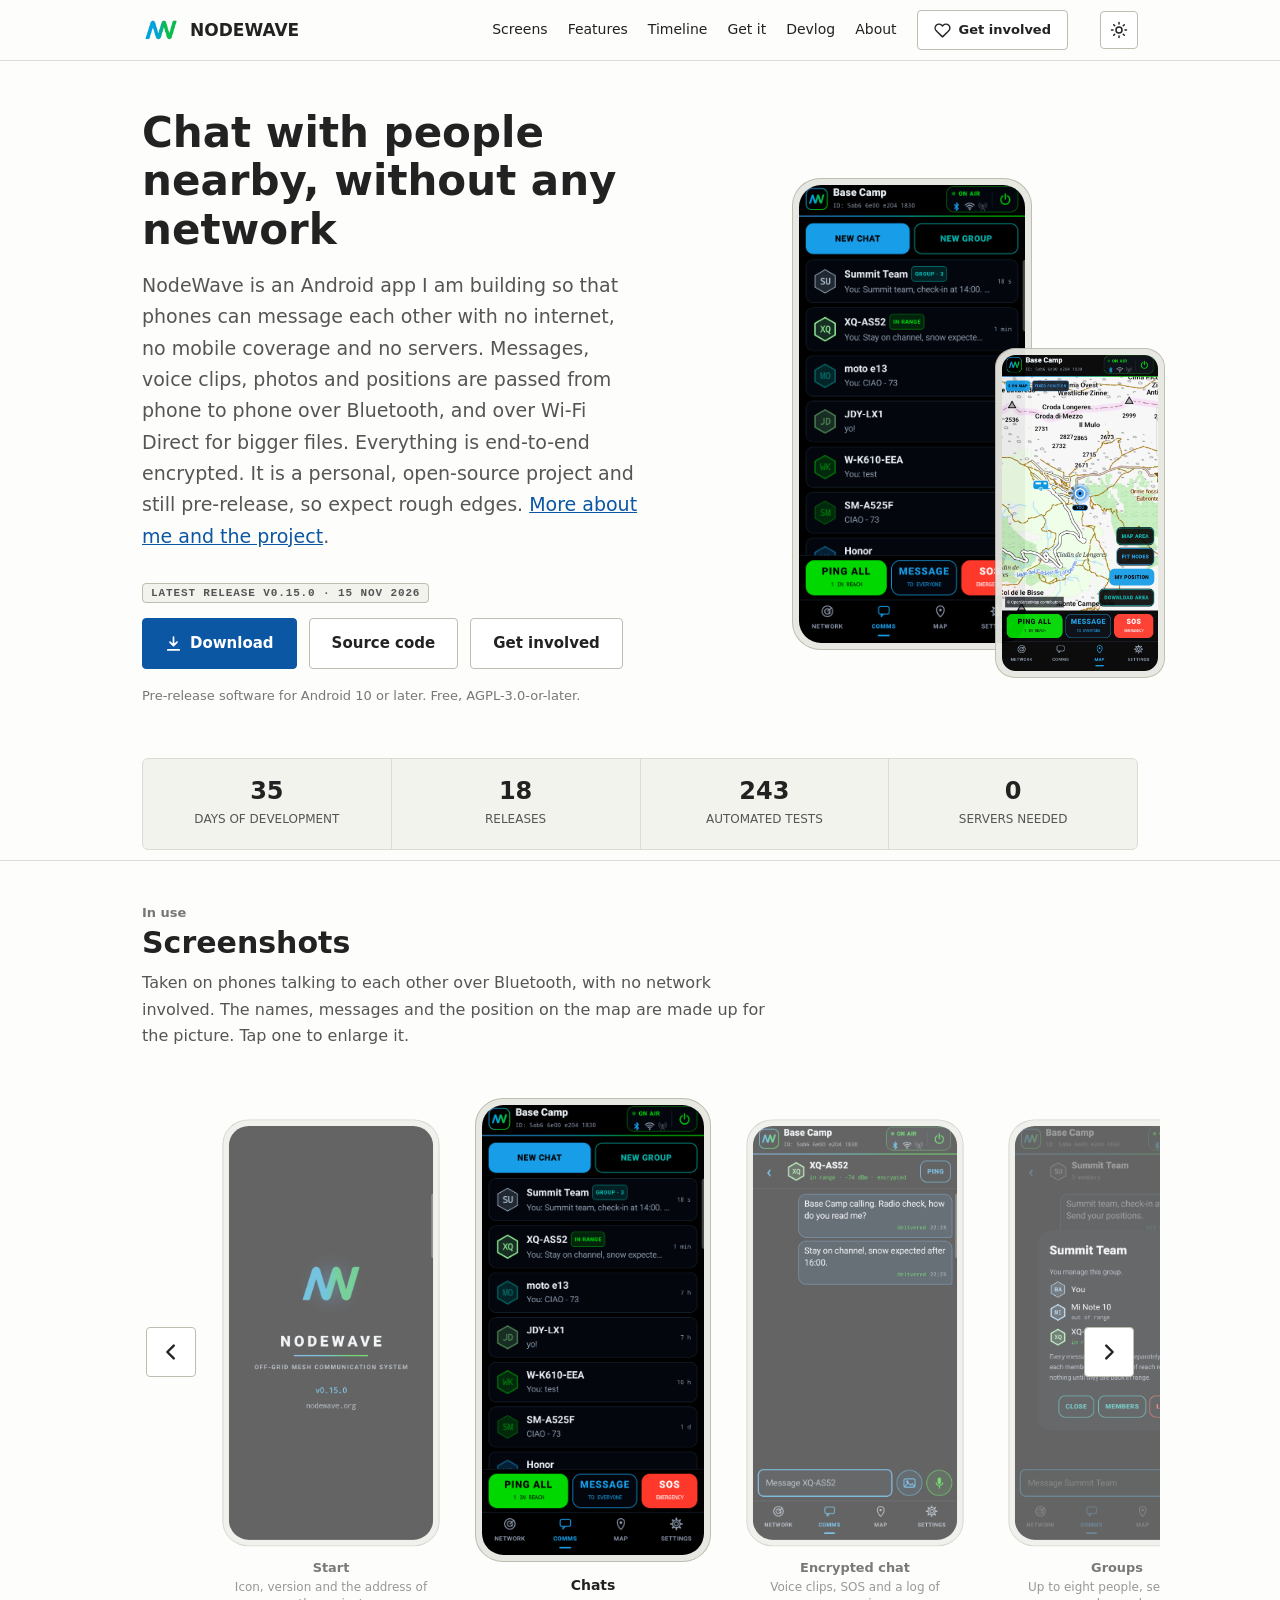
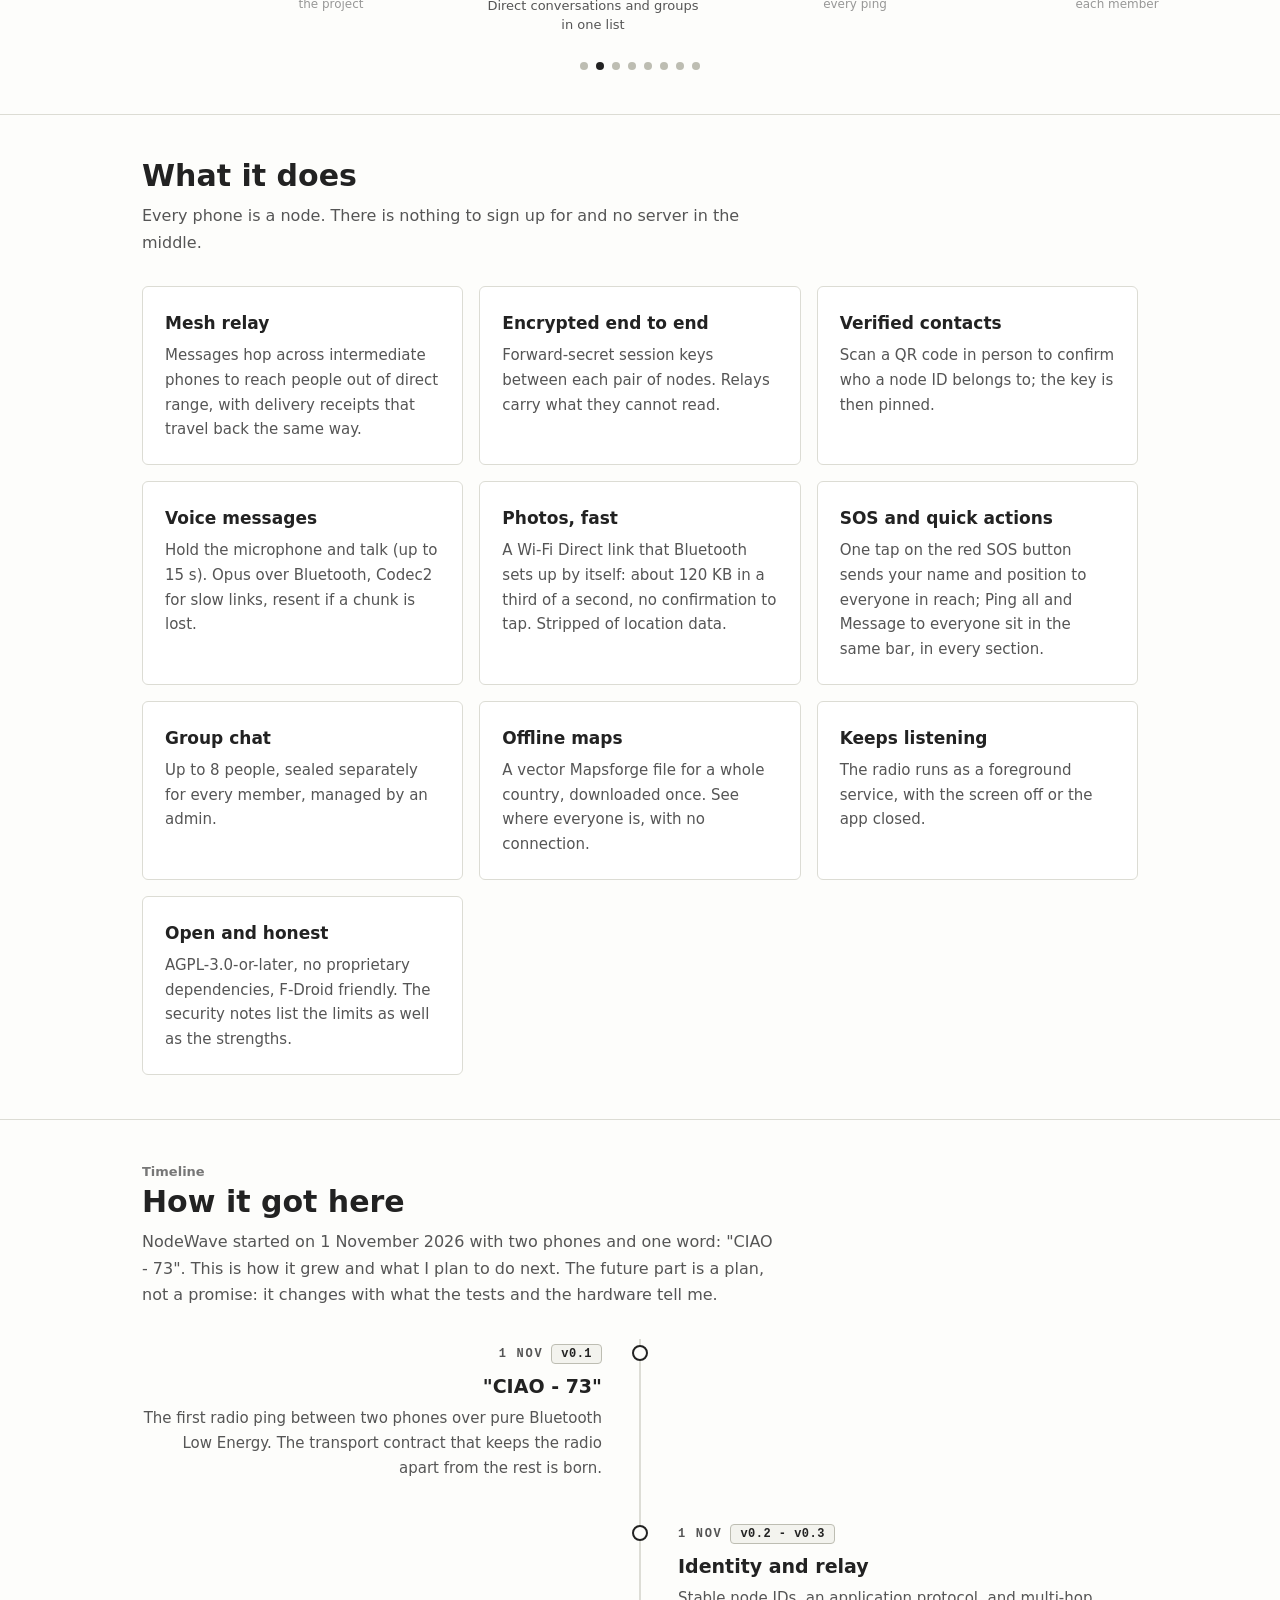
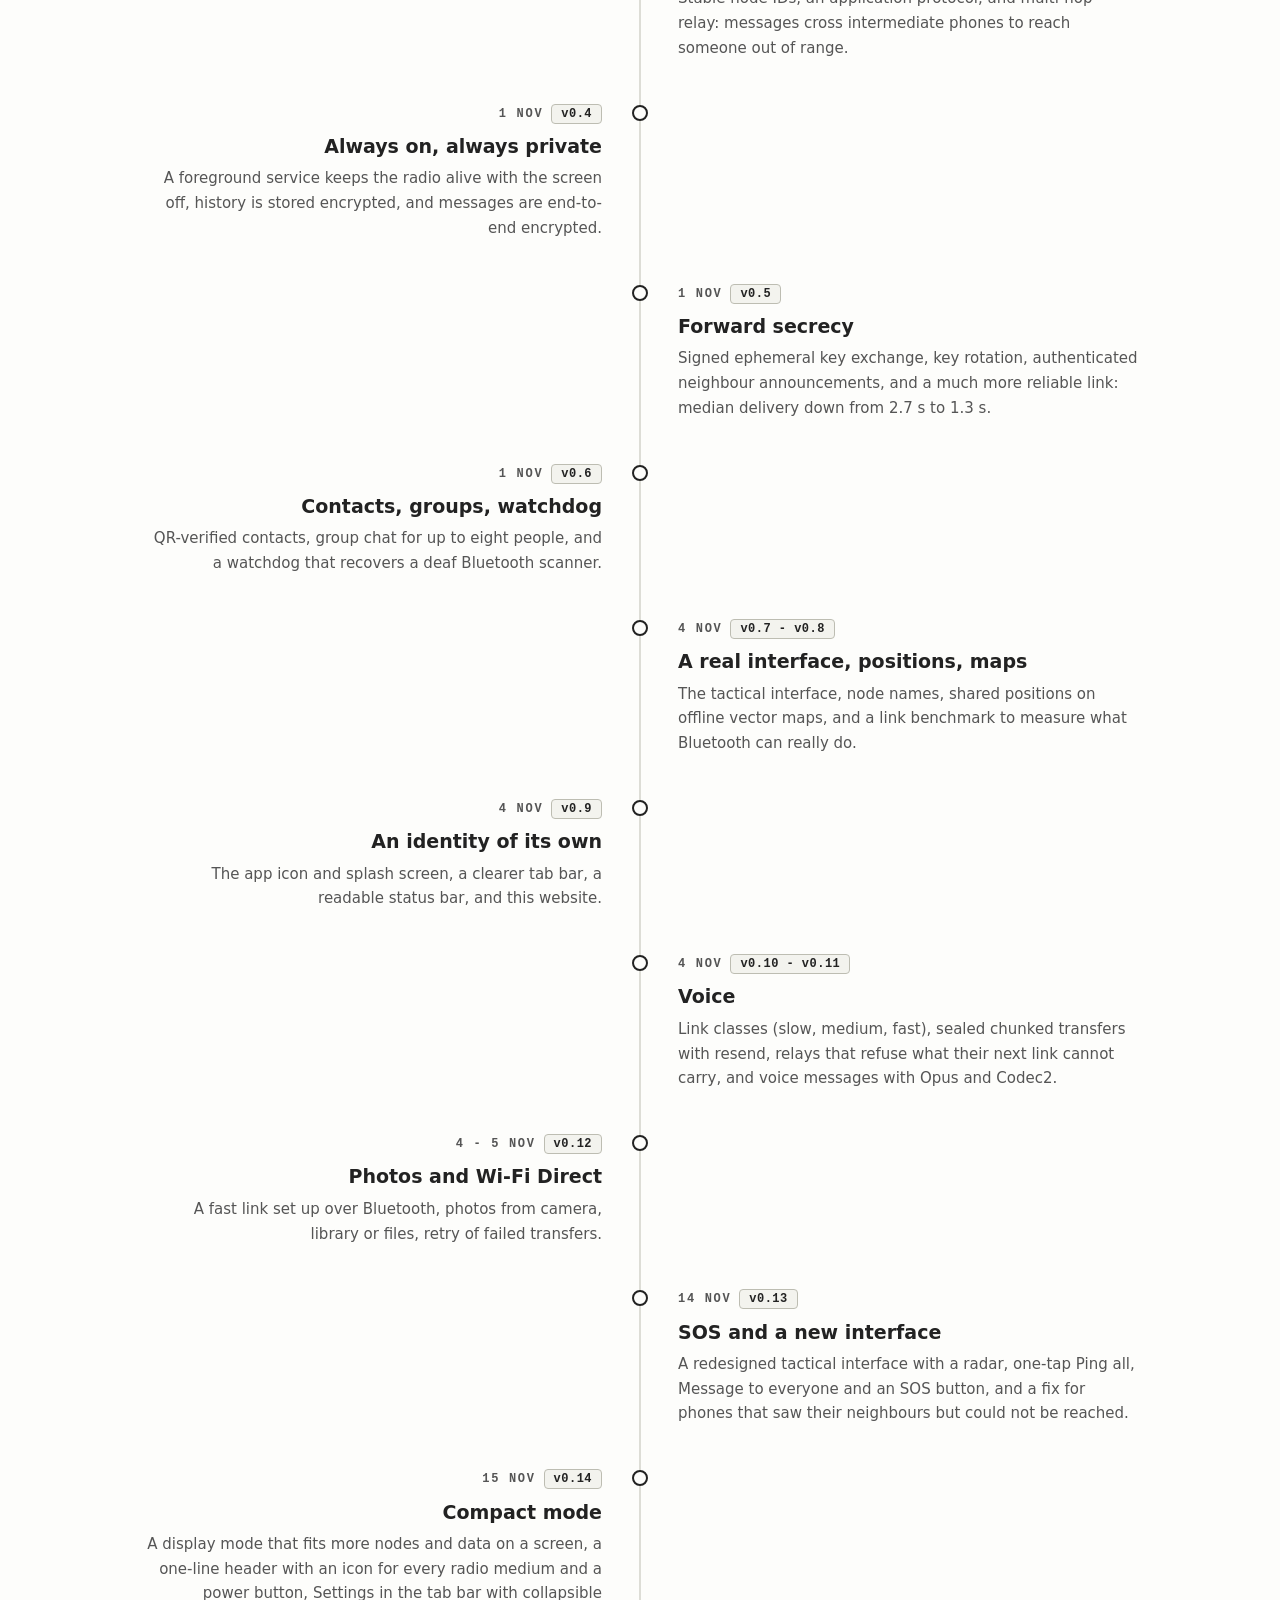
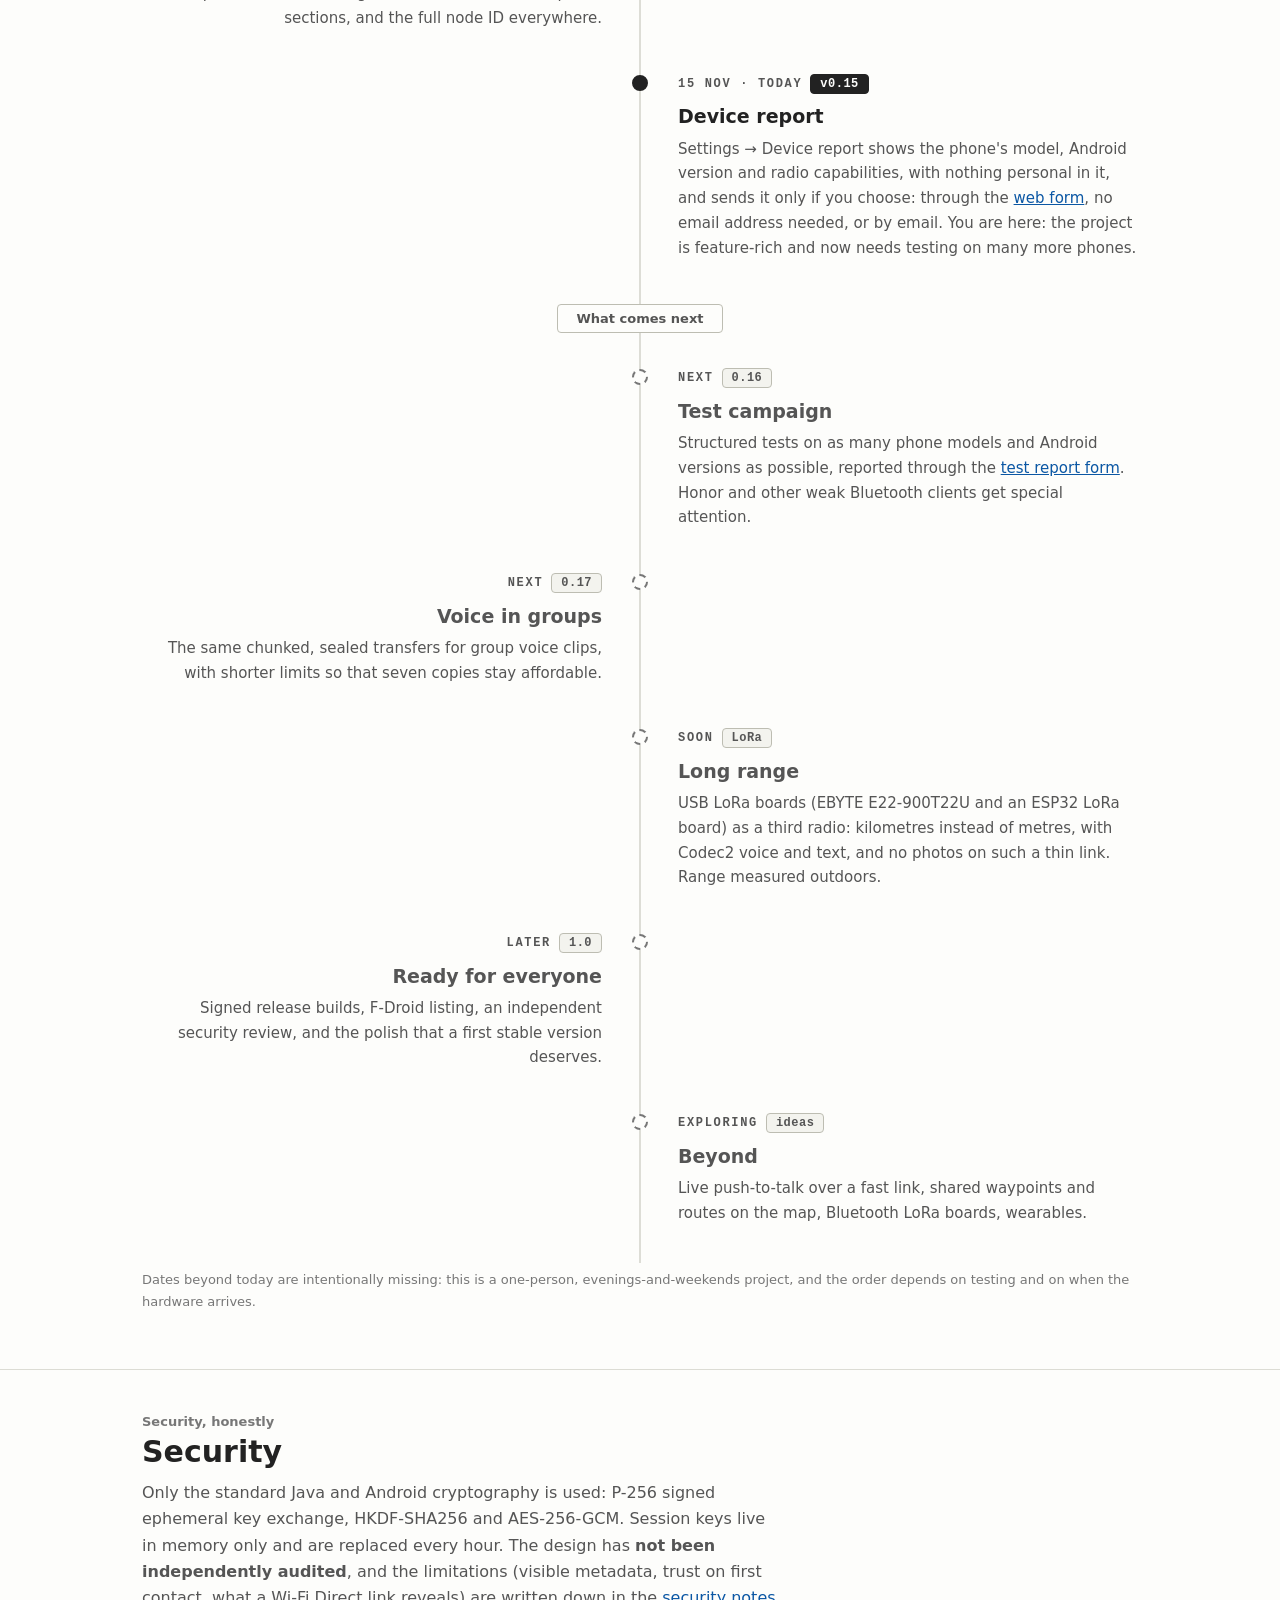
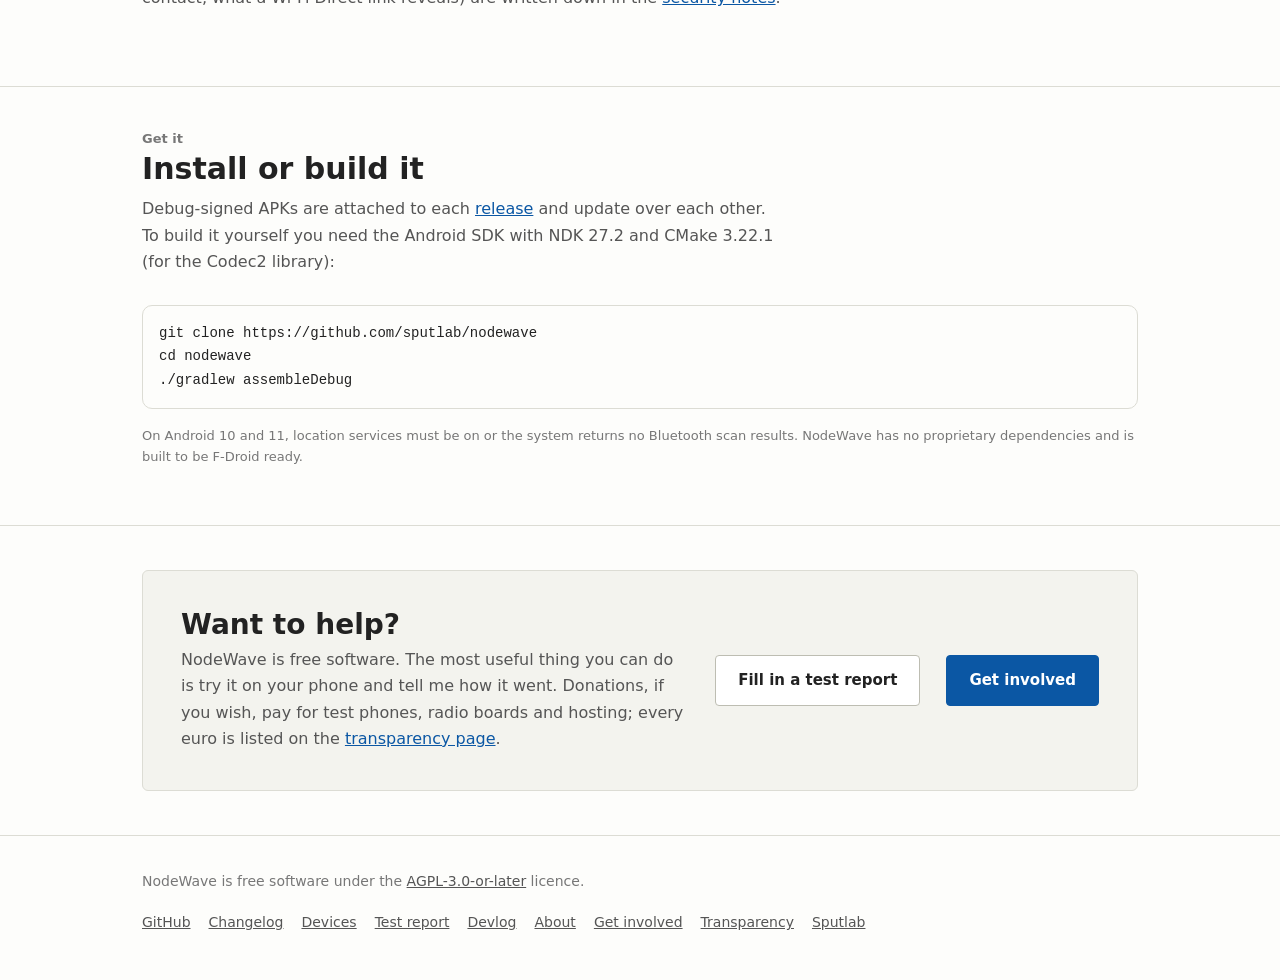
<file: index.html>
<!doctype html>
<html lang="en">
<head>
<meta charset="utf-8">
<meta name="viewport" content="width=device-width,initial-scale=1">
<title>NodeWave - Off-Grid Mesh Communication System for Android</title>
<meta name="description" content="NodeWave: phones talk to each other over Bluetooth Low Energy and Wi-Fi Direct, end-to-end encrypted, with voice, photos, groups and offline maps. No internet, no servers, no Google services. Open source, GPL-3.0.">
<meta name="theme-color" content="#fdfdfb">
<link rel="canonical" href="https://nodewave.org/">
<meta property="og:title" content="NodeWave - Off-Grid Mesh Communication System for Android">
<meta property="og:description" content="Phones talk to each other over Bluetooth and Wi-Fi Direct, end-to-end encrypted, with no internet and no servers.">
<meta property="og:image" content="https://nodewave.org/assets/screens/chats.png">
<meta property="og:url" content="https://nodewave.org/">
<link rel="icon" href="images/logo_new.png">
<script>try{var t=localStorage.getItem("nw-theme");if(t)document.documentElement.setAttribute("data-theme",t)}catch(e){}</script>
<link rel="stylesheet" href="style.css">
</head>
<body>

<header class="top"><div class="wrap">
  <a class="brand" href="./"><img src="images/logo_new.png" alt="">NODEWAVE</a>
  <nav class="nav" id="mainnav">
    <a href="#screens">Screens</a><a href="#features">Features</a><a href="#timeline">Timeline</a><a href="#get">Get it</a><a href="blog.html">Devlog</a><a href="about.html">About</a>
    <a class="btn amber small" href="support.html"><svg viewBox="0 0 24 24" fill="none" stroke="currentColor" stroke-width="2" stroke-linecap="round" stroke-linejoin="round"><path d="M20.8 4.6a5.5 5.5 0 0 0-7.8 0L12 5.7l-1-1.1a5.5 5.5 0 0 0-7.8 7.8l1 1.1L12 21l7.8-7.5 1-1.1a5.5 5.5 0 0 0 0-7.8z"/></svg>Get involved</a>
  </nav>
  <button class="theme" type="button" id="themebtn" aria-label="Switch between light and dark theme" title="Light / dark"><svg class="sun" viewBox="0 0 24 24" fill="none" stroke="currentColor" stroke-width="2" stroke-linecap="round"><circle cx="12" cy="12" r="4"/><path d="M12 2v2M12 20v2M4.9 4.9l1.4 1.4M17.7 17.7l1.4 1.4M2 12h2M20 12h2M4.9 19.1l1.4-1.4M17.7 6.3l1.4-1.4"/></svg><svg class="moon" viewBox="0 0 24 24" fill="none" stroke="currentColor" stroke-width="2" stroke-linecap="round" stroke-linejoin="round"><path d="M21 12.8A9 9 0 1 1 11.2 3a7 7 0 0 0 9.8 9.8z"/></svg></button>
  <button class="burger" type="button" aria-label="Menu" aria-expanded="false" aria-controls="mainnav"><span></span><span></span><span></span></button>
</div></header>

<main>
<div class="wrap">
  <div class="hero">
    <div>
            <h1>Chat with people nearby, without any network</h1>
      <p class="lead">NodeWave is an Android app I am building so that phones can message each other with no internet, no mobile coverage and no servers. Messages, voice clips, photos and positions are passed from phone to phone over Bluetooth, and over Wi-Fi Direct for bigger files. Everything is end-to-end encrypted. It is a personal, open-source project and still pre-release, so expect rough edges. <a href="about.html">More about me and the project</a>.</p>
      <p class="relchip"><span class="tag neutral">Latest release <span data-stat="version">v0.15.0</span> · <span data-stat="released">15 Nov 2026</span></span></p>
      <div class="cta">
        <a class="btn primary" href="https://github.com/sputlab/nodewave/releases"><svg viewBox="0 0 24 24" fill="none" stroke="currentColor" stroke-width="2.4" stroke-linecap="round" stroke-linejoin="round"><path d="M12 3v12m0 0l-5-5m5 5l5-5M4 21h16"/></svg>Download</a>
        <a class="btn" href="https://github.com/sputlab/nodewave">Source code</a>
        <a class="btn amber" href="support.html">Get involved</a>
      </div>
      <p class="note">Pre-release software for Android 10 or later. Free, AGPL-3.0-or-later.</p>
    </div>
    <div class="hero-art">
      <div class="phone"><img src="assets/screens/chats.png" alt="NodeWave chats and groups"></div>
      <div class="phone b"><img src="assets/screens/map.png" alt="Offline map with a fixed position in the Dolomites"></div>
    </div>
  </div>

  <div class="stats" aria-label="Project in numbers">
    <div><b data-stat="days">5</b><span>DAYS OF DEVELOPMENT</span></div>
    <div><b data-stat="releases">18</b><span>RELEASES</span></div>
    <div><b data-stat="tests">243</b><span>AUTOMATED TESTS</span></div>
    <div><b>0</b><span>SERVERS NEEDED</span></div>
  </div>
</div>

<section id="screens"><div class="wrap">
  <p class="kicker">In use</p>
  <h2>Screenshots</h2>
  <p class="sub">Taken on phones talking to each other over Bluetooth, with no network involved. The names, messages and the position on the map are made up for the picture. Tap one to enlarge it.</p>

  <div class="gallery" aria-roledescription="carousel" aria-label="NodeWave screenshots">
    <div class="fade l"></div><div class="fade r"></div>
    <button class="arrow l" aria-label="Previous screenshot"><svg viewBox="0 0 24 24" fill="none" stroke="currentColor" stroke-width="2.6" stroke-linecap="round" stroke-linejoin="round"><path d="M15 5l-7 7 7 7"/></svg></button>
    <button class="arrow r" aria-label="Next screenshot"><svg viewBox="0 0 24 24" fill="none" stroke="currentColor" stroke-width="2.6" stroke-linecap="round" stroke-linejoin="round"><path d="M9 5l7 7-7 7"/></svg></button>
    <div class="track" tabindex="0">
      <figure class="shot"><div class="phone"><img src="assets/screens/start.png" alt="Splash screen with icon, version and nodewave.org"></div><figcaption><b>Start</b>Icon, version and the address of the project</figcaption></figure>
      <figure class="shot"><div class="phone"><img src="assets/screens/chats.png" alt="Chats list with a group and a direct conversation"></div><figcaption><b>Chats</b>Direct conversations and groups in one list</figcaption></figure>
      <figure class="shot"><div class="phone"><img src="assets/screens/chat.png" alt="Direct conversation with a voice message, an SOS and ping log"></div><figcaption><b>Encrypted chat</b>Voice clips, SOS and a log of every ping</figcaption></figure>
      <figure class="shot"><div class="phone"><img src="assets/screens/group.png" alt="Group info with three members and per-member encryption"></div><figcaption><b>Groups</b>Up to eight people, sealed for each member</figcaption></figure>
      <figure class="shot"><div class="phone"><img src="assets/screens/map.png" alt="Offline vector map with a fixed position in the Dolomites"></div><figcaption><b>Offline map</b>One file for a whole country, positions on top</figcaption></figure>
      <figure class="shot"><div class="phone"><img src="assets/screens/network.png" alt="Radar and list of nodes in range"></div><figcaption><b>Network</b>Radar and signal strength of everyone around you</figcaption></figure>
      <figure class="shot"><div class="phone"><img src="assets/screens/nodes.png" alt="Known nodes, verified and encrypted"></div><figcaption><b>Nodes</b>Known people, verified contacts, positions</figcaption></figure>
      <figure class="shot"><div class="phone"><img src="assets/screens/settings.png" alt="Settings: identity and Bluetooth radio"></div><figcaption><b>Settings</b>Identity, radio power, voice, Wi-Fi Direct, maps</figcaption></figure>
    </div>
    <div class="dots" role="tablist"></div>
  </div>
  <div class="lightbox" role="dialog" aria-modal="true" aria-label="Screenshot">
    <button class="x" aria-label="Close">×</button>
    <button class="arrow l" aria-label="Previous"><svg viewBox="0 0 24 24" fill="none" stroke="currentColor" stroke-width="2.6" stroke-linecap="round" stroke-linejoin="round"><path d="M15 5l-7 7 7 7"/></svg></button>
    <img alt="">
    <p></p>
    <button class="arrow r" aria-label="Next"><svg viewBox="0 0 24 24" fill="none" stroke="currentColor" stroke-width="2.6" stroke-linecap="round" stroke-linejoin="round"><path d="M9 5l7 7-7 7"/></svg></button>
  </div>
</div></section>

<section id="features"><div class="wrap">
  <h2>What it does</h2>
  <p class="sub">Every phone is a node. There is nothing to sign up for and no server in the middle.</p>
  <div class="grid">
    <div class="card"><h3>Mesh relay</h3><p>Messages hop across intermediate phones to reach people out of direct range, with delivery receipts that travel back the same way.</p></div>
    <div class="card"><h3>Encrypted end to end</h3><p>Forward-secret session keys between each pair of nodes. Relays carry what they cannot read.</p></div>
    <div class="card"><h3>Verified contacts</h3><p>Scan a QR code in person to confirm who a node ID belongs to; the key is then pinned.</p></div>
    <div class="card"><h3>Voice messages</h3><p>Hold the microphone and talk (up to 15 s). Opus over Bluetooth, Codec2 for slow links, resent if a chunk is lost.</p></div>
    <div class="card"><h3>Photos, fast</h3><p>A Wi-Fi Direct link that Bluetooth sets up by itself: about 120 KB in a third of a second, no confirmation to tap. Stripped of location data.</p></div>
    <div class="card"><h3>SOS and quick actions</h3><p>One tap on the red SOS button sends your name and position to everyone in reach; Ping all and Message to everyone sit in the same bar, in every section.</p></div>
    <div class="card"><h3>Group chat</h3><p>Up to 8 people, sealed separately for every member, managed by an admin.</p></div>
    <div class="card"><h3>Offline maps</h3><p>A vector Mapsforge file for a whole country, downloaded once. See where everyone is, with no connection.</p></div>
    <div class="card"><h3>Keeps listening</h3><p>The radio runs as a foreground service, with the screen off or the app closed.</p></div>
    <div class="card"><h3>Open and honest</h3><p>AGPL-3.0-or-later, no proprietary dependencies, F-Droid friendly. The security notes list the limits as well as the strengths.</p></div>
  </div>
</div></section>

<section id="timeline"><div class="wrap">
  <p class="kicker">Timeline</p>
  <h2>How it got here</h2>
  <p class="sub">NodeWave started on 1 November 2026 with two phones and one word: "CIAO - 73". This is how it grew and what I plan to do next. The future part is a plan, not a promise: it changes with what the tests and the hardware tell me.</p>

  <ol class="timeline">
    <li class="tl"><span class="dot"></span><span class="when">1 Nov</span><span class="ver">v0.1</span><h3>"CIAO - 73"</h3><p>The first radio ping between two phones over pure Bluetooth Low Energy. The transport contract that keeps the radio apart from the rest is born.</p></li>
    <li class="tl"><span class="dot"></span><span class="when">1 Nov</span><span class="ver">v0.2 - v0.3</span><h3>Identity and relay</h3><p>Stable node IDs, an application protocol, and multi-hop relay: messages cross intermediate phones to reach someone out of range.</p></li>
    <li class="tl"><span class="dot"></span><span class="when">1 Nov</span><span class="ver">v0.4</span><h3>Always on, always private</h3><p>A foreground service keeps the radio alive with the screen off, history is stored encrypted, and messages are end-to-end encrypted.</p></li>
    <li class="tl"><span class="dot"></span><span class="when">1 Nov</span><span class="ver">v0.5</span><h3>Forward secrecy</h3><p>Signed ephemeral key exchange, key rotation, authenticated neighbour announcements, and a much more reliable link: median delivery down from 2.7 s to 1.3 s.</p></li>
    <li class="tl"><span class="dot"></span><span class="when">1 Nov</span><span class="ver">v0.6</span><h3>Contacts, groups, watchdog</h3><p>QR-verified contacts, group chat for up to eight people, and a watchdog that recovers a deaf Bluetooth scanner.</p></li>
    <li class="tl"><span class="dot"></span><span class="when">4 Nov</span><span class="ver">v0.7 - v0.8</span><h3>A real interface, positions, maps</h3><p>The tactical interface, node names, shared positions on offline vector maps, and a link benchmark to measure what Bluetooth can really do.</p></li>
    <li class="tl"><span class="dot"></span><span class="when">4 Nov</span><span class="ver">v0.9</span><h3>An identity of its own</h3><p>The app icon and splash screen, a clearer tab bar, a readable status bar, and this website.</p></li>
    <li class="tl"><span class="dot"></span><span class="when">4 Nov</span><span class="ver">v0.10 - v0.11</span><h3>Voice</h3><p>Link classes (slow, medium, fast), sealed chunked transfers with resend, relays that refuse what their next link cannot carry, and voice messages with Opus and Codec2.</p></li>
    <li class="tl"><span class="dot"></span><span class="when">4 - 5 Nov</span><span class="ver">v0.12</span><h3>Photos and Wi-Fi Direct</h3><p>A fast link set up over Bluetooth, photos from camera, library or files, retry of failed transfers.</p></li>
    <li class="tl"><span class="dot"></span><span class="when">14 Nov</span><span class="ver">v0.13</span><h3>SOS and a new interface</h3><p>A redesigned tactical interface with a radar, one-tap Ping all, Message to everyone and an SOS button, and a fix for phones that saw their neighbours but could not be reached.</p></li>
    <li class="tl"><span class="dot"></span><span class="when">15 Nov</span><span class="ver">v0.14</span><h3>Compact mode</h3><p>A display mode that fits more nodes and data on a screen, a one-line header with an icon for every radio medium and a power button, Settings in the tab bar with collapsible sections, and the full node ID everywhere.</p></li>
    <li class="tl now"><span class="dot"></span><span class="when">15 Nov · today</span><span class="ver">v0.15</span><h3>Device report</h3><p>Settings → Device report shows the phone's model, Android version and radio capabilities, with nothing personal in it, and sends it only if you choose: through the <a href="deviceinfo.html">web form</a>, no email address needed, or by email. You are here: the project is feature-rich and now needs testing on many more phones.</p></li>

    <li class="phase f" style="width:100%;margin-left:0"><span>What comes next</span></li>

    <li class="tl future"><span class="dot"></span><span class="when">Next</span><span class="ver">0.16</span><h3>Test campaign</h3><p>Structured tests on as many phone models and Android versions as possible, reported through the <a href="test-report.html">test report form</a>. Honor and other weak Bluetooth clients get special attention.</p></li>
    <li class="tl future"><span class="dot"></span><span class="when">Next</span><span class="ver">0.17</span><h3>Voice in groups</h3><p>The same chunked, sealed transfers for group voice clips, with shorter limits so that seven copies stay affordable.</p></li>
    <li class="tl future"><span class="dot"></span><span class="when">Soon</span><span class="ver">LoRa</span><h3>Long range</h3><p>USB LoRa boards (EBYTE E22-900T22U and an ESP32 LoRa board) as a third radio: kilometres instead of metres, with Codec2 voice and text, and no photos on such a thin link. Range measured outdoors.</p></li>
    <li class="tl future"><span class="dot"></span><span class="when">Later</span><span class="ver">1.0</span><h3>Ready for everyone</h3><p>Signed release builds, F-Droid listing, an independent security review, and the polish that a first stable version deserves.</p></li>
    <li class="tl future"><span class="dot"></span><span class="when">Exploring</span><span class="ver">ideas</span><h3>Beyond</h3><p>Live push-to-talk over a fast link, shared waypoints and routes on the map, Bluetooth LoRa boards, wearables.</p></li>
  </ol>
  <p class="promise">Dates beyond today are intentionally missing: this is a one-person, evenings-and-weekends project, and the order depends on testing and on when the hardware arrives.</p>
</div></section>

<section id="security"><div class="wrap">
  <p class="kicker">Security, honestly</p>
  <h2>Security</h2>
  <p class="sub">Only the standard Java and Android cryptography is used: P-256 signed ephemeral key exchange, HKDF-SHA256 and AES-256-GCM. Session keys live in memory only and are replaced every hour. The design has <strong>not been independently audited</strong>, and the limitations (visible metadata, trust on first contact, what a Wi-Fi Direct link reveals) are written down in the <a href="https://github.com/sputlab/nodewave/blob/main/docs/SECURITY.md">security notes</a>.</p>
</div></section>

<section id="get"><div class="wrap">
  <p class="kicker">Get it</p>
  <h2>Install or build it</h2>
  <p class="sub">Debug-signed APKs are attached to each <a href="https://github.com/sputlab/nodewave/releases">release</a> and update over each other. To build it yourself you need the Android SDK with NDK 27.2 and CMake 3.22.1 (for the Codec2 library):</p>
<pre>git clone https://github.com/sputlab/nodewave
cd nodewave
./gradlew assembleDebug</pre>
  <p class="note">On Android 10 and 11, location services must be on or the system returns no Bluetooth scan results. NodeWave has no proprietary dependencies and is built to be F-Droid ready.</p>
</div></section>

<section><div class="wrap">
  <div class="band">
    <div class="grow"><h2>Want to help?</h2><p>NodeWave is free software. The most useful thing you can do is try it on your phone and tell me how it went. Donations, if you wish, pay for test phones, radio boards and hosting; every euro is listed on the <a href="transparency.html">transparency page</a>.</p></div>
    <a class="btn" href="test-report.html">Fill in a test report</a>
    <a class="btn amber solid" href="support.html">Get involved</a>
  </div>
</div></section>
</main>

<footer><div class="wrap">
  <div>NodeWave is free software under the <a href="https://github.com/sputlab/nodewave/blob/main/LICENSE">AGPL-3.0-or-later</a> licence.</div>
  <div class="links"><a href="https://github.com/sputlab/nodewave">GitHub</a><a href="https://github.com/sputlab/nodewave/blob/main/CHANGELOG.md">Changelog</a><a href="devices.html">Devices</a><a href="test-report.html">Test report</a><a href="blog.html">Devlog</a><a href="about.html">About</a><a href="support.html">Get involved</a><a href="transparency.html">Transparency</a><a href="https://sputlab.com">Sputlab</a></div>
</div></footer>

<script src="site.js"></script>
</body>
</html>
</file>
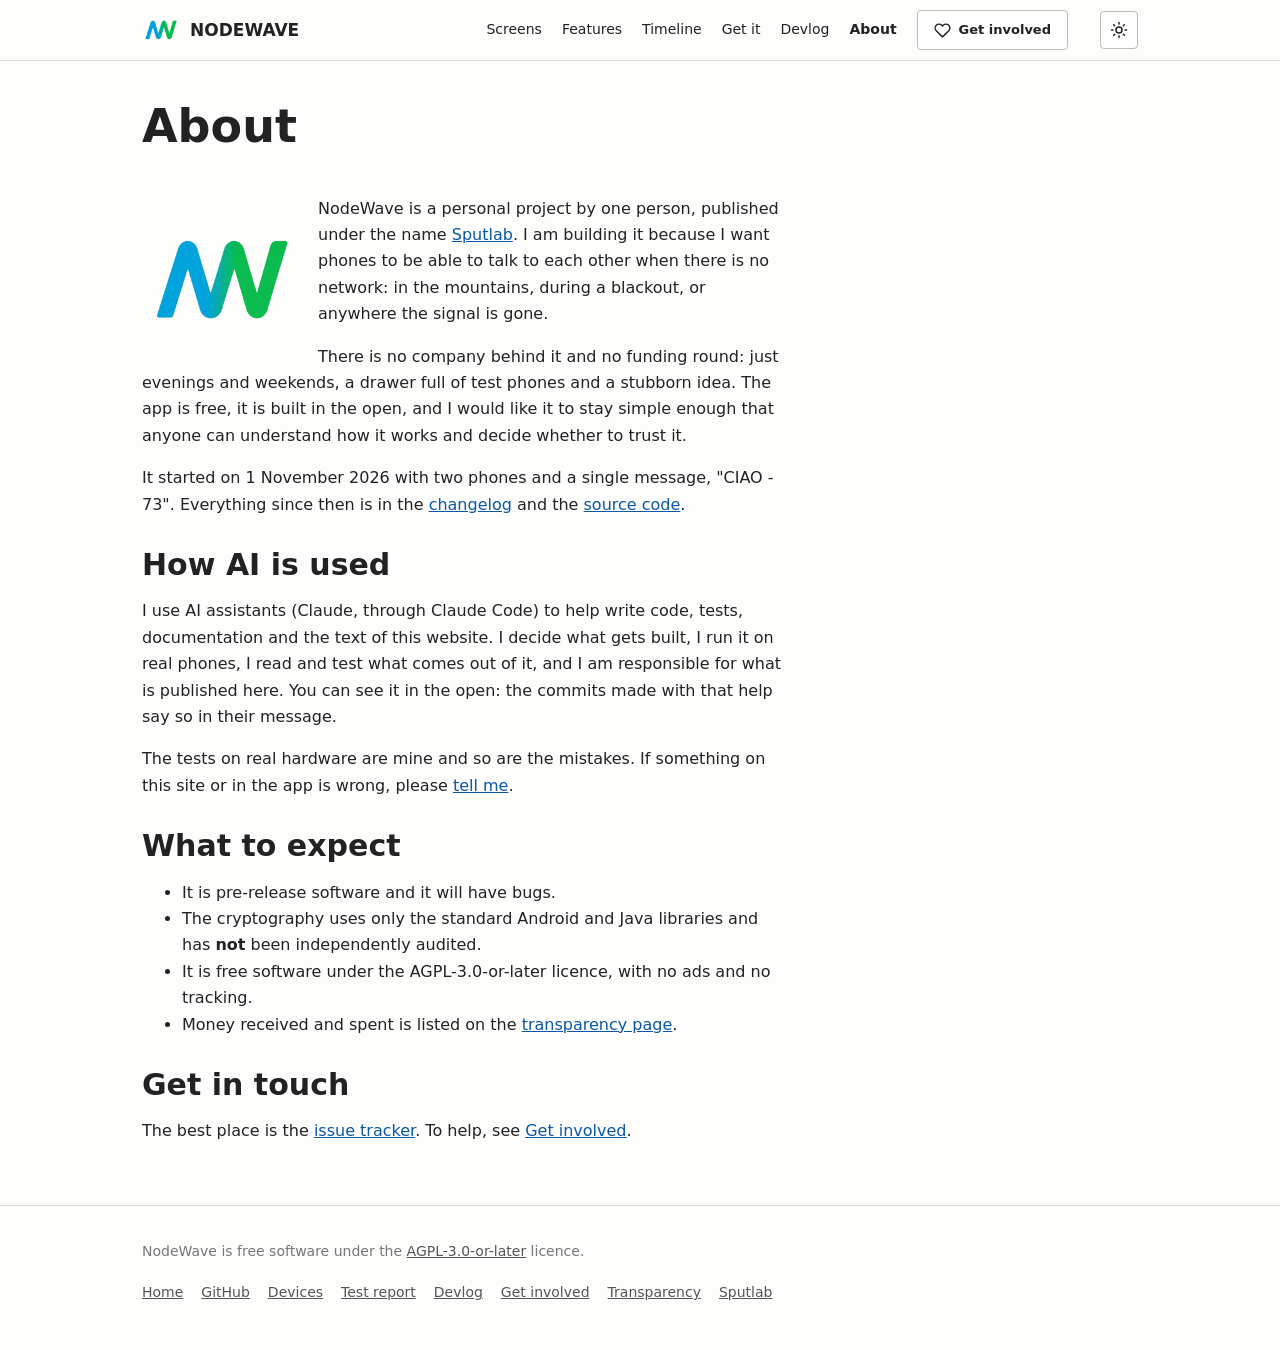
<file: about.html>
<!doctype html>
<html lang="en">
<head>
<meta charset="utf-8">
<meta name="viewport" content="width=device-width,initial-scale=1">
<title>About - NodeWave</title>
<meta name="description" content="Who makes NodeWave, why, and how AI tools are used in the project.">
<meta name="theme-color" content="#fdfdfb">
<link rel="canonical" href="https://nodewave.org/about.html">
<link rel="icon" href="images/logo_new.png">
<script>try{var t=localStorage.getItem("nw-theme");if(t)document.documentElement.setAttribute("data-theme",t)}catch(e){}</script>
<link rel="stylesheet" href="style.css">
</head>
<body>
<header class="top"><div class="wrap">
  <a class="brand" href="./"><img src="images/logo_new.png" alt="">NODEWAVE</a>
  <nav class="nav" id="mainnav">
    <a href="./#screens">Screens</a><a href="./#features">Features</a><a href="./#timeline">Timeline</a><a href="./#get">Get it</a><a href="blog.html">Devlog</a><a href="about.html" aria-current="page">About</a>
    <a class="btn amber small" href="support.html" aria-current="page"><svg viewBox="0 0 24 24" fill="none" stroke="currentColor" stroke-width="2" stroke-linecap="round" stroke-linejoin="round"><path d="M20.8 4.6a5.5 5.5 0 0 0-7.8 0L12 5.7l-1-1.1a5.5 5.5 0 0 0-7.8 7.8l1 1.1L12 21l7.8-7.5 1-1.1a5.5 5.5 0 0 0 0-7.8z"/></svg>Get involved</a>
  </nav>
  <button class="theme" type="button" id="themebtn" aria-label="Switch between light and dark theme" title="Light / dark"><svg class="sun" viewBox="0 0 24 24" fill="none" stroke="currentColor" stroke-width="2" stroke-linecap="round"><circle cx="12" cy="12" r="4"/><path d="M12 2v2M12 20v2M4.9 4.9l1.4 1.4M17.7 17.7l1.4 1.4M2 12h2M20 12h2M4.9 19.1l1.4-1.4M17.7 6.3l1.4-1.4"/></svg><svg class="moon" viewBox="0 0 24 24" fill="none" stroke="currentColor" stroke-width="2" stroke-linecap="round" stroke-linejoin="round"><path d="M21 12.8A9 9 0 1 1 11.2 3a7 7 0 0 0 9.8 9.8z"/></svg></button>
  <button class="burger" type="button" aria-label="Menu" aria-expanded="false" aria-controls="mainnav"><span></span><span></span><span></span></button>
</div></header>

<main class="wrap">
  <div class="pagehead">
    <h1>About</h1>
  </div>
  <div class="prose">
    <img class="about-logo" src="images/logo_new.png" alt="NodeWave logo" width="160" height="160">
    <p>NodeWave is a personal project by one person, published under the name <a href="https://sputlab.com">Sputlab</a>. I am building it because I want phones to be able to talk to each other when there is no network: in the mountains, during a blackout, or anywhere the signal is gone.</p>
    <p>There is no company behind it and no funding round: just evenings and weekends, a drawer full of test phones and a stubborn idea. The app is free, it is built in the open, and I would like it to stay simple enough that anyone can understand how it works and decide whether to trust it.</p>
    <p>It started on 1 November 2026 with two phones and a single message, "CIAO - 73". Everything since then is in the <a href="https://github.com/sputlab/nodewave/blob/main/CHANGELOG.md">changelog</a> and the <a href="https://github.com/sputlab/nodewave">source code</a>.</p>

    <h2>How AI is used</h2>
    <p>I use AI assistants (Claude, through Claude Code) to help write code, tests, documentation and the text of this website. I decide what gets built, I run it on real phones, I read and test what comes out of it, and I am responsible for what is published here. You can see it in the open: the commits made with that help say so in their message.</p>
    <p>The tests on real hardware are mine and so are the mistakes. If something on this site or in the app is wrong, please <a href="https://github.com/sputlab/nodewave/issues">tell me</a>.</p>

    <h2>What to expect</h2>
    <ul>
      <li>It is pre-release software and it will have bugs.</li>
      <li>The cryptography uses only the standard Android and Java libraries and has <strong>not</strong> been independently audited.</li>
      <li>It is free software under the AGPL-3.0-or-later licence, with no ads and no tracking.</li>
      <li>Money received and spent is listed on the <a href="transparency.html">transparency page</a>.</li>
    </ul>

    <h2>Get in touch</h2>
    <p>The best place is the <a href="https://github.com/sputlab/nodewave/issues">issue tracker</a>. To help, see <a href="support.html">Get involved</a>.</p>
  </div>
</main>
</main>

<footer><div class="wrap">
  <div>NodeWave is free software under the <a href="https://github.com/sputlab/nodewave/blob/main/LICENSE">AGPL-3.0-or-later</a> licence.</div>
  <div class="links"><a href="./">Home</a><a href="https://github.com/sputlab/nodewave">GitHub</a><a href="devices.html">Devices</a><a href="test-report.html">Test report</a><a href="blog.html">Devlog</a><a href="support.html">Get involved</a><a href="transparency.html">Transparency</a><a href="https://sputlab.com">Sputlab</a></div>
</div></footer>

<script src="site.js"></script>
</body>
</html>
</file>
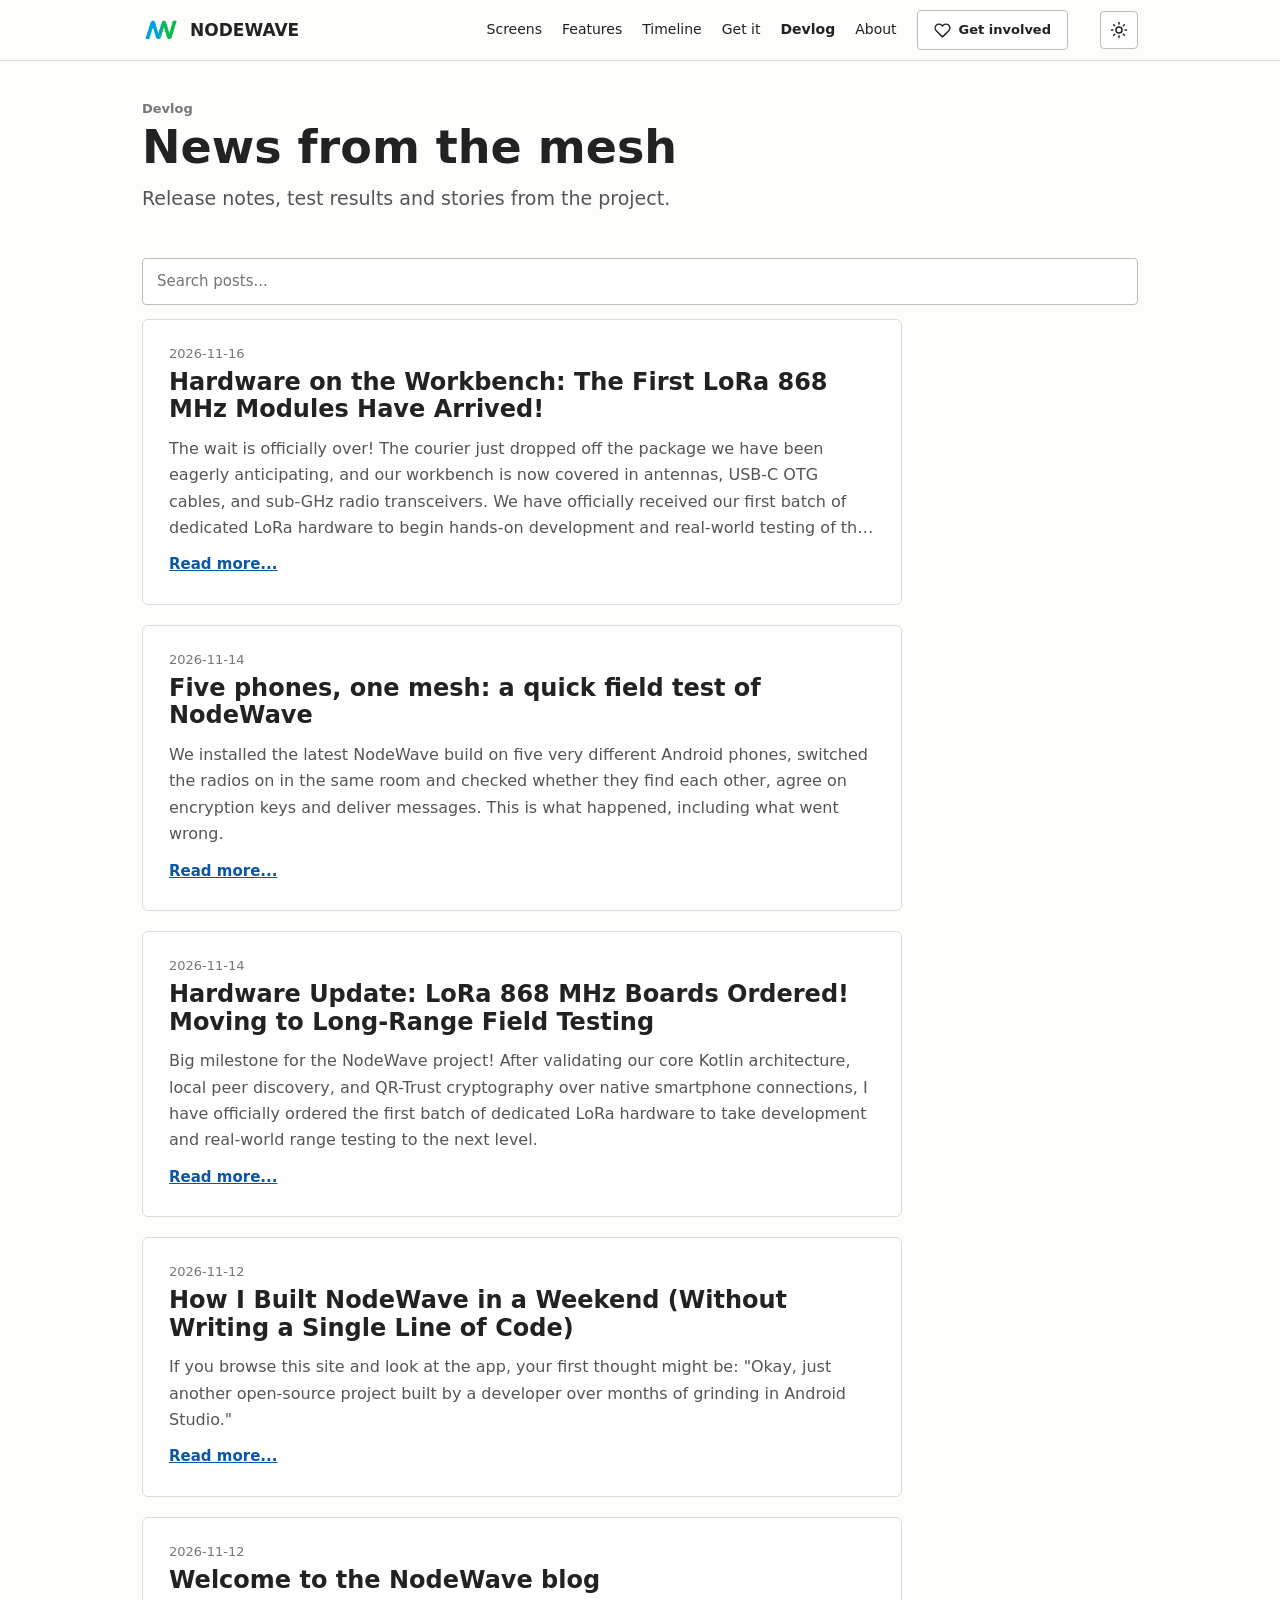
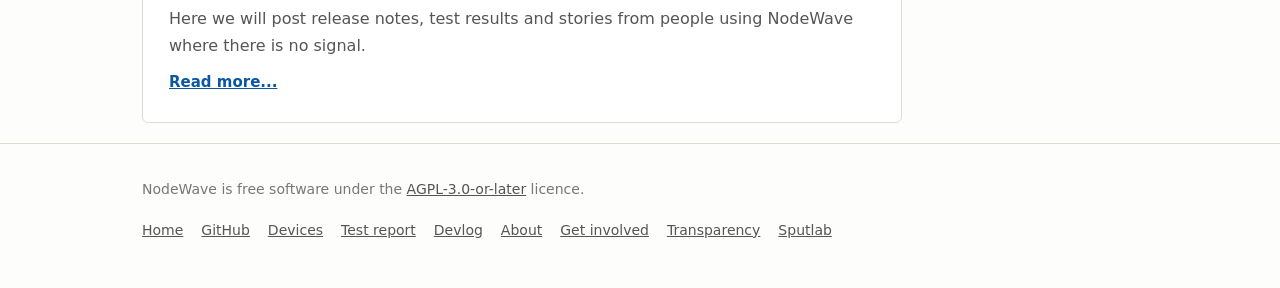
<file: blog.html>
<!doctype html>
<html lang="en">
<head>
<meta charset="utf-8">
<meta name="viewport" content="width=device-width,initial-scale=1">
<title>Devlog - NodeWave</title>
<meta name="description" content="News, release notes and field stories from the NodeWave project.">
<meta name="theme-color" content="#fdfdfb">
<link rel="canonical" href="https://nodewave.org/blog.html">
<link rel="icon" href="images/logo_new.png">
<script>try{var t=localStorage.getItem("nw-theme");if(t)document.documentElement.setAttribute("data-theme",t)}catch(e){}</script>
<link rel="stylesheet" href="style.css">
</head>
<body>
<header class="top"><div class="wrap">
  <a class="brand" href="./"><img src="images/logo_new.png" alt="">NODEWAVE</a>
  <nav class="nav" id="mainnav">
    <a href="./#screens">Screens</a><a href="./#features">Features</a><a href="./#timeline">Timeline</a><a href="./#get">Get it</a><a href="blog.html" aria-current="page">Devlog</a><a href="about.html">About</a>
    <a class="btn amber small" href="support.html"><svg viewBox="0 0 24 24" fill="none" stroke="currentColor" stroke-width="2" stroke-linecap="round" stroke-linejoin="round"><path d="M20.8 4.6a5.5 5.5 0 0 0-7.8 0L12 5.7l-1-1.1a5.5 5.5 0 0 0-7.8 7.8l1 1.1L12 21l7.8-7.5 1-1.1a5.5 5.5 0 0 0 0-7.8z"/></svg>Get involved</a>
  </nav>
  <button class="theme" type="button" id="themebtn" aria-label="Switch between light and dark theme" title="Light / dark"><svg class="sun" viewBox="0 0 24 24" fill="none" stroke="currentColor" stroke-width="2" stroke-linecap="round"><circle cx="12" cy="12" r="4"/><path d="M12 2v2M12 20v2M4.9 4.9l1.4 1.4M17.7 17.7l1.4 1.4M2 12h2M20 12h2M4.9 19.1l1.4-1.4M17.7 6.3l1.4-1.4"/></svg><svg class="moon" viewBox="0 0 24 24" fill="none" stroke="currentColor" stroke-width="2" stroke-linecap="round" stroke-linejoin="round"><path d="M21 12.8A9 9 0 1 1 11.2 3a7 7 0 0 0 9.8 9.8z"/></svg></button>
  <button class="burger" type="button" aria-label="Menu" aria-expanded="false" aria-controls="mainnav"><span></span><span></span><span></span></button>
</div></header>

<main class="wrap">
  <div class="pagehead">
    <p class="eyebrow">Devlog</p>
    <h1>News from the mesh</h1>
    <p class="lead">Release notes, test results and stories from the project.</p>
  </div>
  <div class="filters"><input type="search" id="bq" placeholder="Search posts..." aria-label="Search posts"></div>
  <div id="posts"><p class="empty">Loading...</p></div>
</main>
<dialog id="postdlg" class="postdlg"><button type="button" class="dclose" aria-label="Close">&times;</button><div class="post" id="dlgbody"></div></dialog>

<footer><div class="wrap">
  <div>NodeWave is free software under the <a href="https://github.com/sputlab/nodewave/blob/main/LICENSE">AGPL-3.0-or-later</a> licence.</div>
  <div class="links"><a href="./">Home</a><a href="https://github.com/sputlab/nodewave">GitHub</a><a href="devices.html">Devices</a><a href="test-report.html">Test report</a><a href="blog.html">Devlog</a><a href="about.html">About</a><a href="support.html">Get involved</a><a href="transparency.html">Transparency</a><a href="https://sputlab.com">Sputlab</a></div>
</div></footer>

<script>
(function () {
  var box = document.getElementById('posts'), bq = document.getElementById('bq'), posts = [];
  function esc(s) { var d = document.createElement('div'); d.textContent = s == null ? '' : s; return d.innerHTML; }
  function safeUrl(u) { return /^(https?:|mailto:|[\w./#?=&%-]+$)/i.test(u) ? u : '#'; }
  // text with [label](url) links, **bold** and *italic*; everything else is escaped
  function inline(t) {
    var out = '', re = /\[([^\]]+)\]\(([^)\s]+)\)/g, last = 0, m;
    function fmt(x) { return esc(x).replace(/`([^`]+)`/g, '<code>$1</code>').replace(/\*\*(.+?)\*\*/g, '<strong>$1</strong>').replace(/\*(.+?)\*/g, '<em>$1</em>'); }
    while ((m = re.exec(t))) { out += fmt(t.slice(last, m.index)) + '<a href="' + esc(safeUrl(m[2])) + '">' + esc(m[1]) + '</a>'; last = re.lastIndex; }
    return out + fmt(t.slice(last));
  }
  function block(b) {
    if (typeof b === 'string') return '<p>' + inline(b) + '</p>';
    if (b.img) return '<figure><img src="' + esc(safeUrl(b.img)) + '" alt="' + esc(b.alt || '') + '" loading="lazy">' + (b.caption ? '<figcaption>' + inline(b.caption) + '</figcaption>' : '') + '</figure>';
    if (b.heading) return '<h3>' + esc(b.heading) + '</h3>';
    if (b.table && b.table.length) return '<div class="tbl"><table><thead><tr>' + b.table[0].map(function (c) { return '<th>' + inline(c) + '</th>'; }).join('') + '</tr></thead><tbody>' + b.table.slice(1).map(function (r) { return '<tr>' + r.map(function (c) { return '<td>' + inline(c) + '</td>'; }).join('') + '</tr>'; }).join('') + '</tbody></table></div>';
    if (b.code != null) return '<pre><code>' + esc(b.code) + '</code></pre>';
    if (b.list) return '<ul>' + b.list.map(function (i) { return '<li>' + inline(i) + '</li>'; }).join('') + '</ul>';
    return '';
  }
  function plain(p) { return (p.title + ' ' + p.body.map(function (b) { return typeof b === 'string' ? b : JSON.stringify(b); }).join(' ')).toLowerCase(); }
  function render() {
    var term = bq.value.trim().toLowerCase(), shown = posts.filter(function (p) { return !term || plain(p).indexOf(term) > -1; });
    box.innerHTML = shown.length ? shown.map(function (p) {
      return '<article class="post" id="' + esc(p.id) + '"><p class="pdate">' + esc(p.date) + '</p><h2><a href="#' + esc(p.id) + '" data-open="' + esc(p.id) + '">' + esc(p.title) + '</a></h2><div class="excerpt">' + excerpt(p) + '</div><a class="more" href="#' + esc(p.id) + '" data-open="' + esc(p.id) + '">Read more...</a></article>';
    }).join('') : '<p class="empty">' + (posts.length ? 'No post matches your search.' : 'No posts yet.') + '</p>';
  }
  // first real paragraph (skipping a bold line that only repeats the title), clamped to a few lines by CSS
  function excerpt(p) {
    for (var i = 0; i < p.body.length; i++) {
      var b = p.body[i];
      if (typeof b === 'string' && b.replace(/\*/g, '').trim() !== p.title.trim()) return '<p>' + inline(b) + '</p>';
    }
    return '';
  }
  var dlg = document.getElementById('postdlg'), dbody = document.getElementById('dlgbody');
  function openPost(id, push) {
    var p = posts.filter(function (x) { return x.id === id; })[0]; if (!p) return;
    dbody.innerHTML = '<p class="pdate">' + esc(p.date) + '</p><h2>' + esc(p.title) + '</h2>' + p.body.map(block).join('');
    dbody.scrollTop = 0;
    if (!dlg.open) { if (dlg.showModal) dlg.showModal(); else dlg.setAttribute('open', ''); }
    if (push) history.replaceState(null, '', '#' + encodeURIComponent(id));
  }
  box.addEventListener('click', function (e) {
    var a = e.target.closest('[data-open]'); if (!a) return;
    e.preventDefault(); openPost(a.getAttribute('data-open'), true);
  });
  dlg.addEventListener('click', function (e) { if (e.target === dlg || e.target.closest('.dclose')) dlg.close(); });
  dlg.addEventListener('close', function () { history.replaceState(null, '', location.pathname + location.search); });
  fetch('posts.json', { cache: 'no-cache' }).then(function (r) { if (!r.ok) throw 0; return r.json(); }).then(function (d) {
    posts = (d.posts || []).map(function (p, i) { p._i = i; return p; }).sort(function (a, b) { return a.date < b.date ? 1 : a.date > b.date ? -1 : b._i - a._i; }); // newest date first; same day: later in the file first
    render();
    if (location.hash) openPost(decodeURIComponent(location.hash.slice(1)), false);
  }).catch(function () { box.innerHTML = '<p class="empty">The posts could not be loaded. Open <a href="posts.json">posts.json</a> directly.</p>'; });
  bq.addEventListener('input', render);
})();
</script>
<script src="site.js"></script>
</body>
</html>
</file>
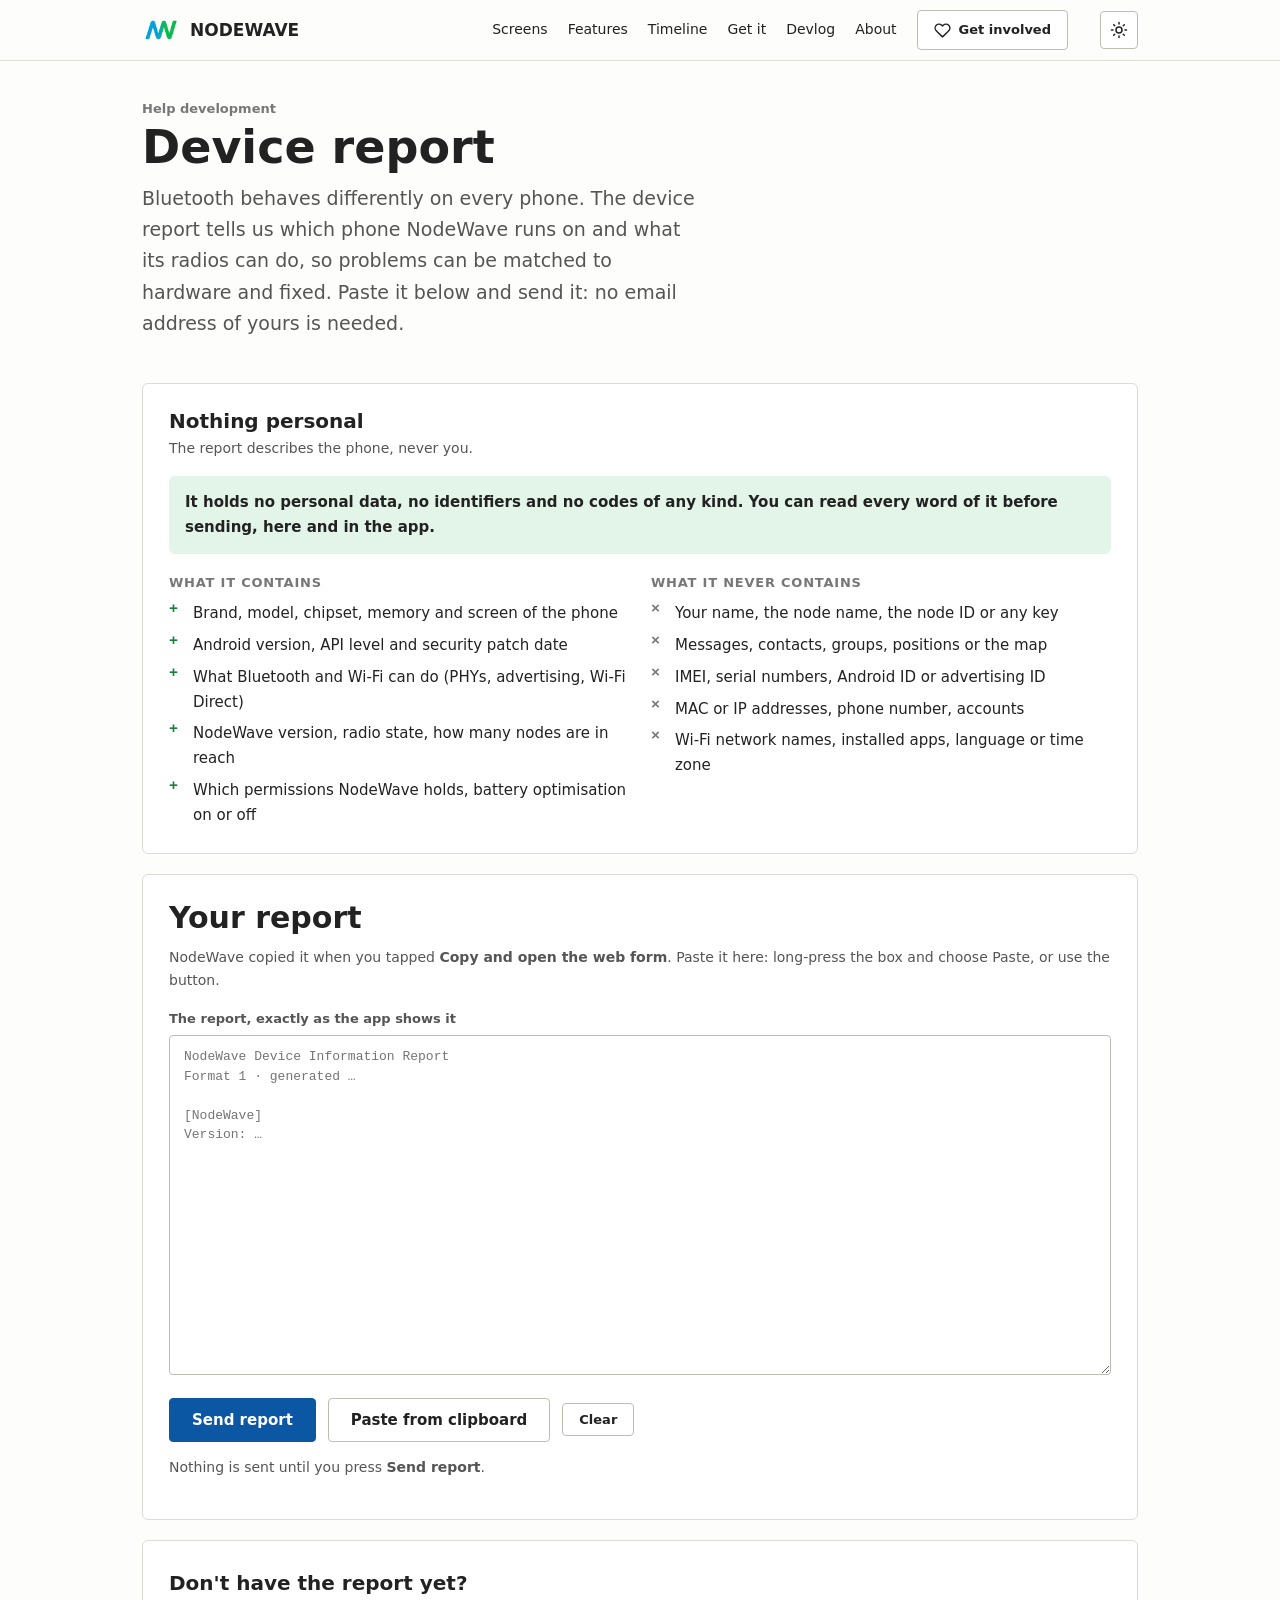
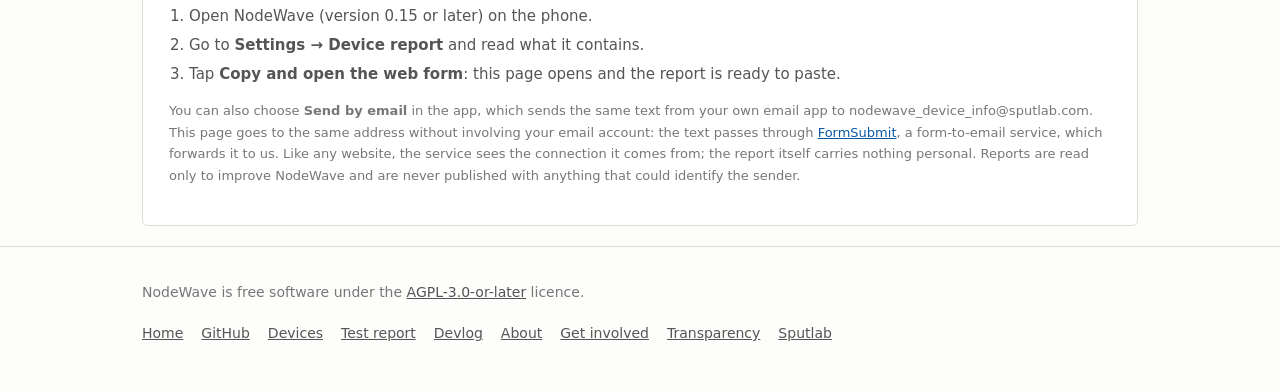
<file: deviceinfo.html>
<!doctype html>
<html lang="en">
<head>
<meta charset="utf-8">
<meta name="viewport" content="width=device-width,initial-scale=1">
<title>Device report - NodeWave</title>
<meta name="description" content="Send the NodeWave device report: your phone's model, Android version and radio capabilities, with nothing personal in it, without using your email address.">
<meta name="theme-color" content="#fdfdfb">
<meta name="robots" content="noindex">
<link rel="canonical" href="https://nodewave.org/deviceinfo.html">
<link rel="icon" href="images/logo_new.png">
<script>try{var t=localStorage.getItem("nw-theme");if(t)document.documentElement.setAttribute("data-theme",t)}catch(e){}</script>
<link rel="stylesheet" href="style.css">
<style>
  .split{display:grid;grid-template-columns:repeat(auto-fit,minmax(260px,1fr));gap:22px;margin-top:6px}
  .split h4{margin:0 0 8px;font-size:13px;letter-spacing:.06em;text-transform:uppercase;color:var(--faint)}
  .marks{list-style:none;margin:0;padding:0;display:flex;flex-direction:column;gap:7px}
  .marks li{position:relative;padding-left:24px;color:var(--text);font-size:15px}
  .marks li::before{position:absolute;left:0;top:0;font:700 15px var(--mono)}
  .marks.yes li::before{content:"+";color:var(--ok)}
  .marks.no li::before{content:"\00d7";color:var(--faint)}
  .promise{margin:0 0 18px;padding:14px 16px;border-radius:var(--radius);background:var(--okbg);color:var(--text);font-weight:600;font-size:15px}
  #report{min-height:340px;font:13px/1.5 var(--mono);white-space:pre;overflow:auto;tab-size:2}
  .status.bad{color:var(--bad)}
  .steps{margin:0;padding-left:20px;color:var(--dim);font-size:15px}
  .steps li{margin:4px 0}
  .done{display:none;text-align:center;padding:12px 0 4px}
  .done h2{margin:0 0 6px}
  .hp{position:absolute;left:-9999px;width:1px;height:1px;overflow:hidden}
</style>
</head>
<body>
<header class="top"><div class="wrap">
  <a class="brand" href="./"><img src="images/logo_new.png" alt="">NODEWAVE</a>
  <nav class="nav" id="mainnav">
    <a href="./#screens">Screens</a><a href="./#features">Features</a><a href="./#timeline">Timeline</a><a href="./#get">Get it</a><a href="blog.html">Devlog</a><a href="about.html">About</a>
    <a class="btn amber small" href="support.html"><svg viewBox="0 0 24 24" fill="none" stroke="currentColor" stroke-width="2" stroke-linecap="round" stroke-linejoin="round"><path d="M20.8 4.6a5.5 5.5 0 0 0-7.8 0L12 5.7l-1-1.1a5.5 5.5 0 0 0-7.8 7.8l1 1.1L12 21l7.8-7.5 1-1.1a5.5 5.5 0 0 0 0-7.8z"/></svg>Get involved</a>
  </nav>
  <button class="theme" type="button" id="themebtn" aria-label="Switch between light and dark theme" title="Light / dark"><svg class="sun" viewBox="0 0 24 24" fill="none" stroke="currentColor" stroke-width="2" stroke-linecap="round"><circle cx="12" cy="12" r="4"/><path d="M12 2v2M12 20v2M4.9 4.9l1.4 1.4M17.7 17.7l1.4 1.4M2 12h2M20 12h2M4.9 19.1l1.4-1.4M17.7 6.3l1.4-1.4"/></svg><svg class="moon" viewBox="0 0 24 24" fill="none" stroke="currentColor" stroke-width="2" stroke-linecap="round" stroke-linejoin="round"><path d="M21 12.8A9 9 0 1 1 11.2 3a7 7 0 0 0 9.8 9.8z"/></svg></button>
  <button class="burger" type="button" aria-label="Menu" aria-expanded="false" aria-controls="mainnav"><span></span><span></span><span></span></button>
</div></header>

<main class="wrap">
  <div class="pagehead">
    <p class="eyebrow">Help development</p>
    <h1>Device report</h1>
    <p class="lead">Bluetooth behaves differently on every phone. The device report tells us which phone NodeWave runs on and what its radios can do, so problems can be matched to hardware and fixed. Paste it below and send it: no email address of yours is needed.</p>
  </div>

  <div class="panel">
    <h2>Nothing personal</h2>
    <p class="hint2">The report describes the phone, never you.</p>
    <p class="promise">It holds no personal data, no identifiers and no codes of any kind. You can read every word of it before sending, here and in the app.</p>
    <div class="split">
      <div>
        <h4>What it contains</h4>
        <ul class="marks yes">
          <li>Brand, model, chipset, memory and screen of the phone</li>
          <li>Android version, API level and security patch date</li>
          <li>What Bluetooth and Wi-Fi can do (PHYs, advertising, Wi-Fi Direct)</li>
          <li>NodeWave version, radio state, how many nodes are in reach</li>
          <li>Which permissions NodeWave holds, battery optimisation on or off</li>
        </ul>
      </div>
      <div>
        <h4>What it never contains</h4>
        <ul class="marks no">
          <li>Your name, the node name, the node ID or any key</li>
          <li>Messages, contacts, groups, positions or the map</li>
          <li>IMEI, serial numbers, Android ID or advertising ID</li>
          <li>MAC or IP addresses, phone number, accounts</li>
          <li>Wi-Fi network names, installed apps, language or time zone</li>
        </ul>
      </div>
    </div>
  </div>

  <form class="panel" id="form" autocomplete="off" novalidate>
    <div id="editor">
      <h2>Your report</h2>
      <p class="hint2">NodeWave copied it when you tapped <b>Copy and open the web form</b>. Paste it here: long-press the box and choose Paste, or use the button.</p>
      <label class="f">The report, exactly as the app shows it
        <textarea id="report" name="report" spellcheck="false" placeholder="NodeWave Device Information Report&#10;Format 1 · generated …&#10;&#10;[NodeWave]&#10;Version: …"></textarea>
      </label>
      <div class="hp" aria-hidden="true"><label>Leave empty<input type="text" name="_honey" id="honey" tabindex="-1" autocomplete="off"></label></div>
      <div class="actions" style="margin-top:16px">
        <button type="submit" class="btn primary" id="send">Send report</button>
        <button type="button" class="btn" id="paste" hidden>Paste from clipboard</button>
        <button type="button" class="btn small amber" id="clear">Clear</button>
      </div>
      <p class="status" id="status" style="margin-top:14px" aria-live="polite">Nothing is sent until you press <b>Send report</b>.</p>
    </div>
    <div class="done" id="done">
      <h2>Thank you</h2>
      <p class="hint2">The report is on its way. It helps NodeWave work on one more kind of phone.</p>
      <p style="margin:0"><a class="btn" href="./">Back to nodewave.org</a></p>
    </div>
  </form>

  <div class="panel">
    <h3>Don't have the report yet?</h3>
    <ol class="steps">
      <li>Open NodeWave (version 0.15 or later) on the phone.</li>
      <li>Go to <b>Settings → Device report</b> and read what it contains.</li>
      <li>Tap <b>Copy and open the web form</b>: this page opens and the report is ready to paste.</li>
    </ol>
    <p class="fine">You can also choose <b>Send by email</b> in the app, which sends the same text from your own email app to nodewave_device_info@sputlab.com. This page goes to the same address without involving your email account: the text passes through <a href="https://formsubmit.co">FormSubmit</a>, a form-to-email service, which forwards it to us. Like any website, the service sees the connection it comes from; the report itself carries nothing personal. Reports are read only to improve NodeWave and are never published with anything that could identify the sender.</p>
  </div>
</main>

<footer><div class="wrap">
  <div>NodeWave is free software under the <a href="https://github.com/sputlab/nodewave/blob/main/LICENSE">AGPL-3.0-or-later</a> licence.</div>
  <div class="links"><a href="./">Home</a><a href="https://github.com/sputlab/nodewave">GitHub</a><a href="devices.html">Devices</a><a href="test-report.html">Test report</a><a href="blog.html">Devlog</a><a href="about.html">About</a><a href="support.html">Get involved</a><a href="transparency.html">Transparency</a><a href="https://sputlab.com">Sputlab</a></div>
</div></footer>

<script src="site.js"></script>
<script>
(function () {
  /* Where reports go. FormSubmit forwards the form to this mailbox; the very first submission sends an activation
     email to the address, and nothing is delivered until that link is clicked once. */
  var ENDPOINT = 'https://formsubmit.co/ajax/nodewave_device_info@sputlab.com';
  var SUBJECT = 'NodeWave Device Information Report';
  var MAX_CHARS = 8000;

  var form = document.getElementById('form');
  var box = document.getElementById('report');
  var status = document.getElementById('status');
  var send = document.getElementById('send');
  var paste = document.getElementById('paste');

  function say(html, cls) { status.innerHTML = html; status.className = 'status ' + (cls || ''); }

  /* The report is generated by the app; these checks only catch a wrong paste, and anything that looks personal. */
  function problems(text) {
    var t = text.trim();
    if (!t) return 'Paste the report first.';
    if (t.indexOf(SUBJECT) !== 0) return 'This does not look like a NodeWave device report: it should start with "' + SUBJECT + '". Copy it again from Settings → Device report.';
    if (t.length > MAX_CHARS) return 'This is longer than any device report. Paste only the report text.';
    if (/[A-Z0-9._%+-]+@[A-Z0-9.-]+\.[A-Z]{2,}/i.test(t)) return 'The text contains an email address, which a device report never has. Please remove it before sending.';
    if (/\b\d{15}\b/.test(t)) return 'The text contains a 15-digit number, which looks like an IMEI. Please remove it before sending.';
    if (/\b([0-9A-F]{2}[:-]){5}[0-9A-F]{2}\b/i.test(t)) return 'The text contains what looks like a MAC address. Please remove it before sending.';
    return null;
  }

  if (navigator.clipboard && navigator.clipboard.readText) {
    paste.hidden = false;
    paste.addEventListener('click', function () {
      navigator.clipboard.readText().then(function (t) {
        if (!t) { say('The clipboard is empty. In NodeWave, tap <b>Copy and open the web form</b> again.', 'warn'); return; }
        box.value = t;
        var p = problems(t);
        say(p ? p : 'Pasted. Read it through, then press <b>Send report</b>.', p ? 'warn' : 'ok');
      }).catch(function () {
        say('The browser did not allow reading the clipboard. Long-press the box and choose <b>Paste</b>.', 'warn');
      });
    });
  }

  box.addEventListener('input', function () {
    var p = box.value.trim() ? problems(box.value) : null;
    if (p) say(p, 'warn'); else say('Nothing is sent until you press <b>Send report</b>.');
  });

  document.getElementById('clear').addEventListener('click', function () {
    box.value = ''; box.focus(); say('Nothing is sent until you press <b>Send report</b>.');
  });

  form.addEventListener('submit', function (e) {
    e.preventDefault();
    var text = box.value.trim();
    var p = problems(text);
    if (p) { say(p, 'warn'); box.focus(); return; }
    if (document.getElementById('honey').value) return;
    send.disabled = true; send.textContent = 'Sending…';
    say('Sending…');
    fetch(ENDPOINT, {
      method: 'POST',
      headers: { 'Content-Type': 'application/json', 'Accept': 'application/json' },
      body: JSON.stringify({ _subject: SUBJECT, _template: 'box', _captcha: 'false', report: text })
    }).then(function (r) {
      return r.json().catch(function () { return {}; }).then(function (j) { return { ok: r.ok, body: j }; });
    }).then(function (res) {
      var ok = res.ok && (res.body.success === true || res.body.success === 'true');
      if (!ok) throw new Error(res.body.message || 'The service did not accept the report.');
      document.getElementById('editor').style.display = 'none';
      document.getElementById('done').style.display = 'block';
      form.scrollIntoView({ behavior: 'smooth', block: 'start' });
    }).catch(function (err) {
      send.disabled = false; send.textContent = 'Send report';
      say('It could not be sent (' + String(err.message || err).replace(/[<>&]/g, '') + '). Check the connection and try again, or use <b>Send by email</b> in the app.', 'bad');
    });
  });
})();
</script>
</body>
</html>
</file>
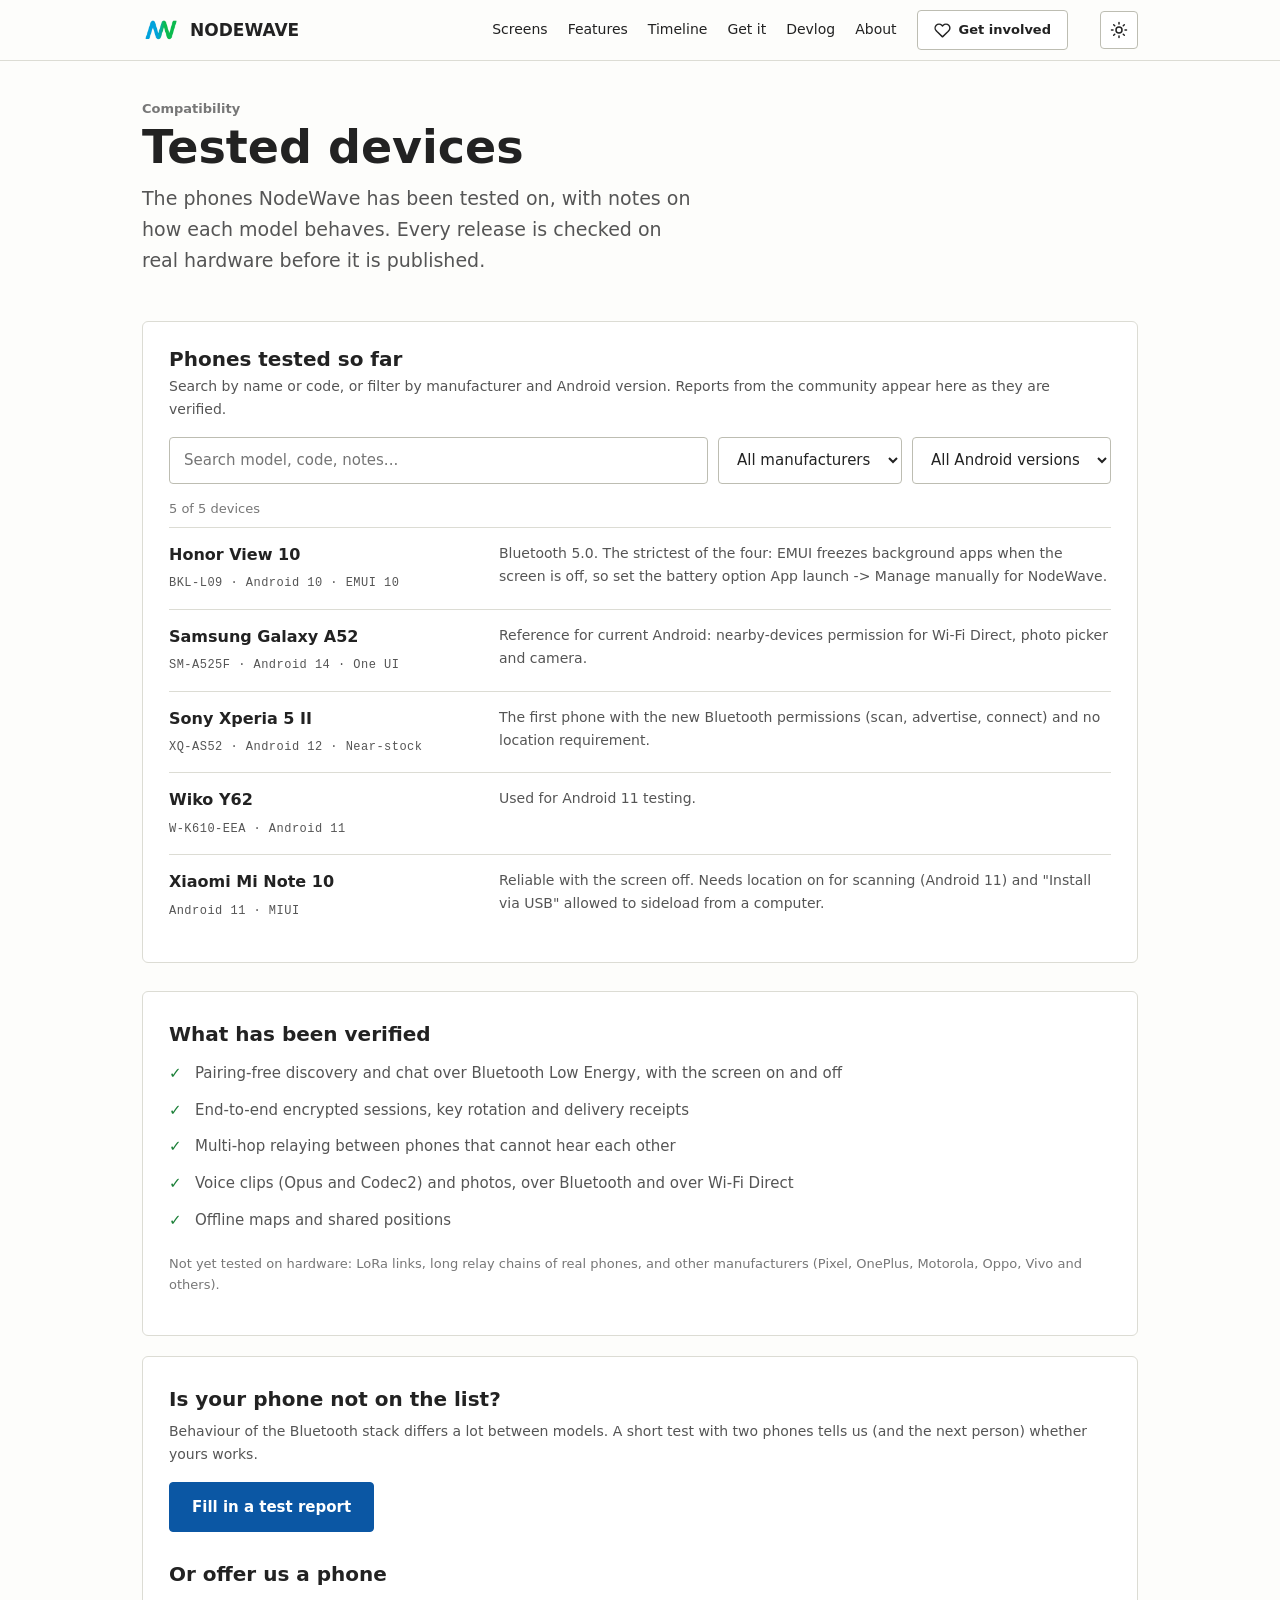
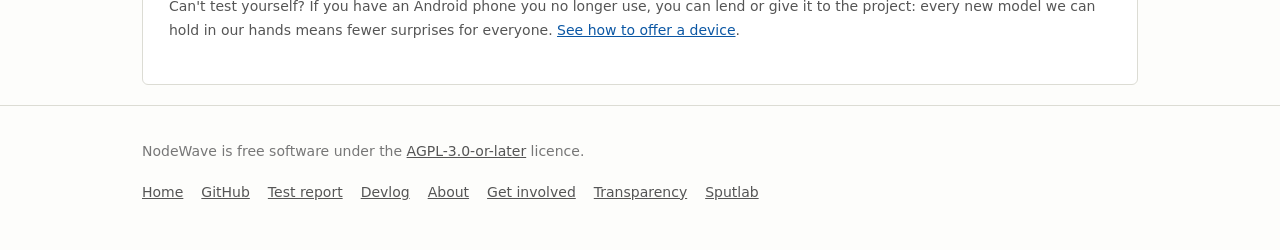
<file: devices.html>
<!doctype html>
<html lang="en">
<head>
<meta charset="utf-8">
<meta name="viewport" content="width=device-width,initial-scale=1">
<title>Tested devices - NodeWave</title>
<meta name="description" content="The phones NodeWave has been tested on, with notes on how each model behaves.">
<meta name="theme-color" content="#fdfdfb">
<link rel="canonical" href="https://nodewave.org/devices.html">
<link rel="icon" href="images/logo_new.png">
<script>try{var t=localStorage.getItem("nw-theme");if(t)document.documentElement.setAttribute("data-theme",t)}catch(e){}</script>
<link rel="stylesheet" href="style.css">
</head>
<body>
<header class="top"><div class="wrap">
  <a class="brand" href="./"><img src="images/logo_new.png" alt="">NODEWAVE</a>
  <nav class="nav" id="mainnav">
    <a href="./#screens">Screens</a><a href="./#features">Features</a><a href="./#timeline">Timeline</a><a href="./#get">Get it</a><a href="blog.html">Devlog</a><a href="about.html">About</a>
    <a class="btn amber small" href="support.html"><svg viewBox="0 0 24 24" fill="none" stroke="currentColor" stroke-width="2" stroke-linecap="round" stroke-linejoin="round"><path d="M20.8 4.6a5.5 5.5 0 0 0-7.8 0L12 5.7l-1-1.1a5.5 5.5 0 0 0-7.8 7.8l1 1.1L12 21l7.8-7.5 1-1.1a5.5 5.5 0 0 0 0-7.8z"/></svg>Get involved</a>
  </nav>
  <button class="theme" type="button" id="themebtn" aria-label="Switch between light and dark theme" title="Light / dark"><svg class="sun" viewBox="0 0 24 24" fill="none" stroke="currentColor" stroke-width="2" stroke-linecap="round"><circle cx="12" cy="12" r="4"/><path d="M12 2v2M12 20v2M4.9 4.9l1.4 1.4M17.7 17.7l1.4 1.4M2 12h2M20 12h2M4.9 19.1l1.4-1.4M17.7 6.3l1.4-1.4"/></svg><svg class="moon" viewBox="0 0 24 24" fill="none" stroke="currentColor" stroke-width="2" stroke-linecap="round" stroke-linejoin="round"><path d="M21 12.8A9 9 0 1 1 11.2 3a7 7 0 0 0 9.8 9.8z"/></svg></button>
  <button class="burger" type="button" aria-label="Menu" aria-expanded="false" aria-controls="mainnav"><span></span><span></span><span></span></button>
</div></header>

<main class="wrap">
  <div class="pagehead">
    <p class="eyebrow">Compatibility</p>
    <h1>Tested devices</h1>
    <p class="lead">The phones NodeWave has been tested on, with notes on how each model behaves. Every release is checked on real hardware before it is published.</p>
  </div>

  <div class="panel">
    <h2>Phones tested so far</h2>
    <p class="hint2">Search by name or code, or filter by manufacturer and Android version. Reports from the community appear here as they are verified.</p>
    <div class="filters">
      <input type="search" id="q" placeholder="Search model, code, notes..." aria-label="Search devices">
      <select id="fb" aria-label="Manufacturer"><option value="">All manufacturers</option></select>
      <select id="fa" aria-label="Android version"><option value="">All Android versions</option></select>
    </div>
    <p class="fine" id="count" aria-live="polite" style="margin:0 0 8px"></p>
    <ul class="devlist" id="devlist"></ul>
  </div>

  <div class="panel" style="margin-top:28px">
    <h3>What has been verified</h3>
    <ul class="ticks">
      <li>Pairing-free discovery and chat over Bluetooth Low Energy, with the screen on and off</li>
      <li>End-to-end encrypted sessions, key rotation and delivery receipts</li>
      <li>Multi-hop relaying between phones that cannot hear each other</li>
      <li>Voice clips (Opus and Codec2) and photos, over Bluetooth and over Wi-Fi Direct</li>
      <li>Offline maps and shared positions</li>
    </ul>
    <p class="fine">Not yet tested on hardware: LoRa links, long relay chains of real phones, and other manufacturers (Pixel, OnePlus, Motorola, Oppo, Vivo and others).</p>
  </div>

  <div class="panel">
    <h3>Is your phone not on the list?</h3>
    <p class="hint2">Behaviour of the Bluetooth stack differs a lot between models. A short test with two phones tells us (and the next person) whether yours works.</p>
    <a class="btn primary" href="test-report.html">Fill in a test report</a>
    <h3 style="margin-top:26px">Or offer us a phone</h3>
    <p class="hint2">Can't test yourself? If you have an Android phone you no longer use, you can lend or give it to the project: every new model we can hold in our hands means fewer surprises for everyone. <a href="support.html">See how to offer a device</a>.</p>
  </div>
</main>

<footer><div class="wrap">
  <div>NodeWave is free software under the <a href="https://github.com/sputlab/nodewave/blob/main/LICENSE">AGPL-3.0-or-later</a> licence.</div>
  <div class="links"><a href="./">Home</a><a href="https://github.com/sputlab/nodewave">GitHub</a><a href="test-report.html">Test report</a><a href="blog.html">Devlog</a><a href="about.html">About</a><a href="support.html">Get involved</a><a href="transparency.html">Transparency</a><a href="https://sputlab.com">Sputlab</a></div>
</div></footer>
<script>
(function () {
  var list = document.getElementById('devlist'), q = document.getElementById('q'), fb = document.getElementById('fb'), fa = document.getElementById('fa'), count = document.getElementById('count');
  var devices = [];
  function esc(s) { var d = document.createElement('div'); d.textContent = s == null ? '' : s; return d.innerHTML; }
  function fill(sel, vals) { vals.forEach(function (v) { var o = document.createElement('option'); o.value = v; o.textContent = sel === fa ? 'Android ' + v : v; sel.appendChild(o); }); }
  function render() {
    var term = q.value.trim().toLowerCase(), b = fb.value, a = fa.value;
    var shown = devices.filter(function (x) {
      return (!b || x.brand === b) && (!a || String(x.android) === a) &&
        (!term || [x.brand, x.model, x.code, x.skin, x.notes, 'android ' + x.android].join(' ').toLowerCase().indexOf(term) > -1);
    });
    count.textContent = shown.length + ' of ' + devices.length + ' devices';
    list.innerHTML = shown.length ? shown.map(function (x) {
      return '<li><div class="dname"><strong>' + esc(x.brand + ' ' + x.model) + '</strong><span class="meta">' + esc([x.code, 'Android ' + x.android, x.skin].filter(Boolean).join(' · ')) + '</span></div><p>' + esc(x.notes) + '</p></li>';
    }).join('') : '<li class="empty">No device matches. <a href="test-report.html">Test yours</a> and tell us how it went.</li>';
  }
  fetch('devices.json', { cache: 'no-cache' }).then(function (r) { if (!r.ok) throw 0; return r.json(); }).then(function (d) {
    devices = (d.devices || []).slice().sort(function (x, y) { return (x.brand + x.model).localeCompare(y.brand + y.model); });
    fill(fb, devices.map(function (x) { return x.brand; }).filter(function (v, i, a) { return a.indexOf(v) === i; }).sort());
    fill(fa, devices.map(function (x) { return x.android; }).filter(function (v, i, a) { return a.indexOf(v) === i; }).sort(function (x, y) { return y - x; }));
    render();
  }).catch(function () { list.innerHTML = '<li class="empty">The list could not be loaded. Open <a href="devices.json">devices.json</a> directly.</li>'; });
  [q, fb, fa].forEach(function (el) { el.addEventListener('input', render); });
})();
</script>
<script src="site.js"></script>
</body>
</html>
</file>
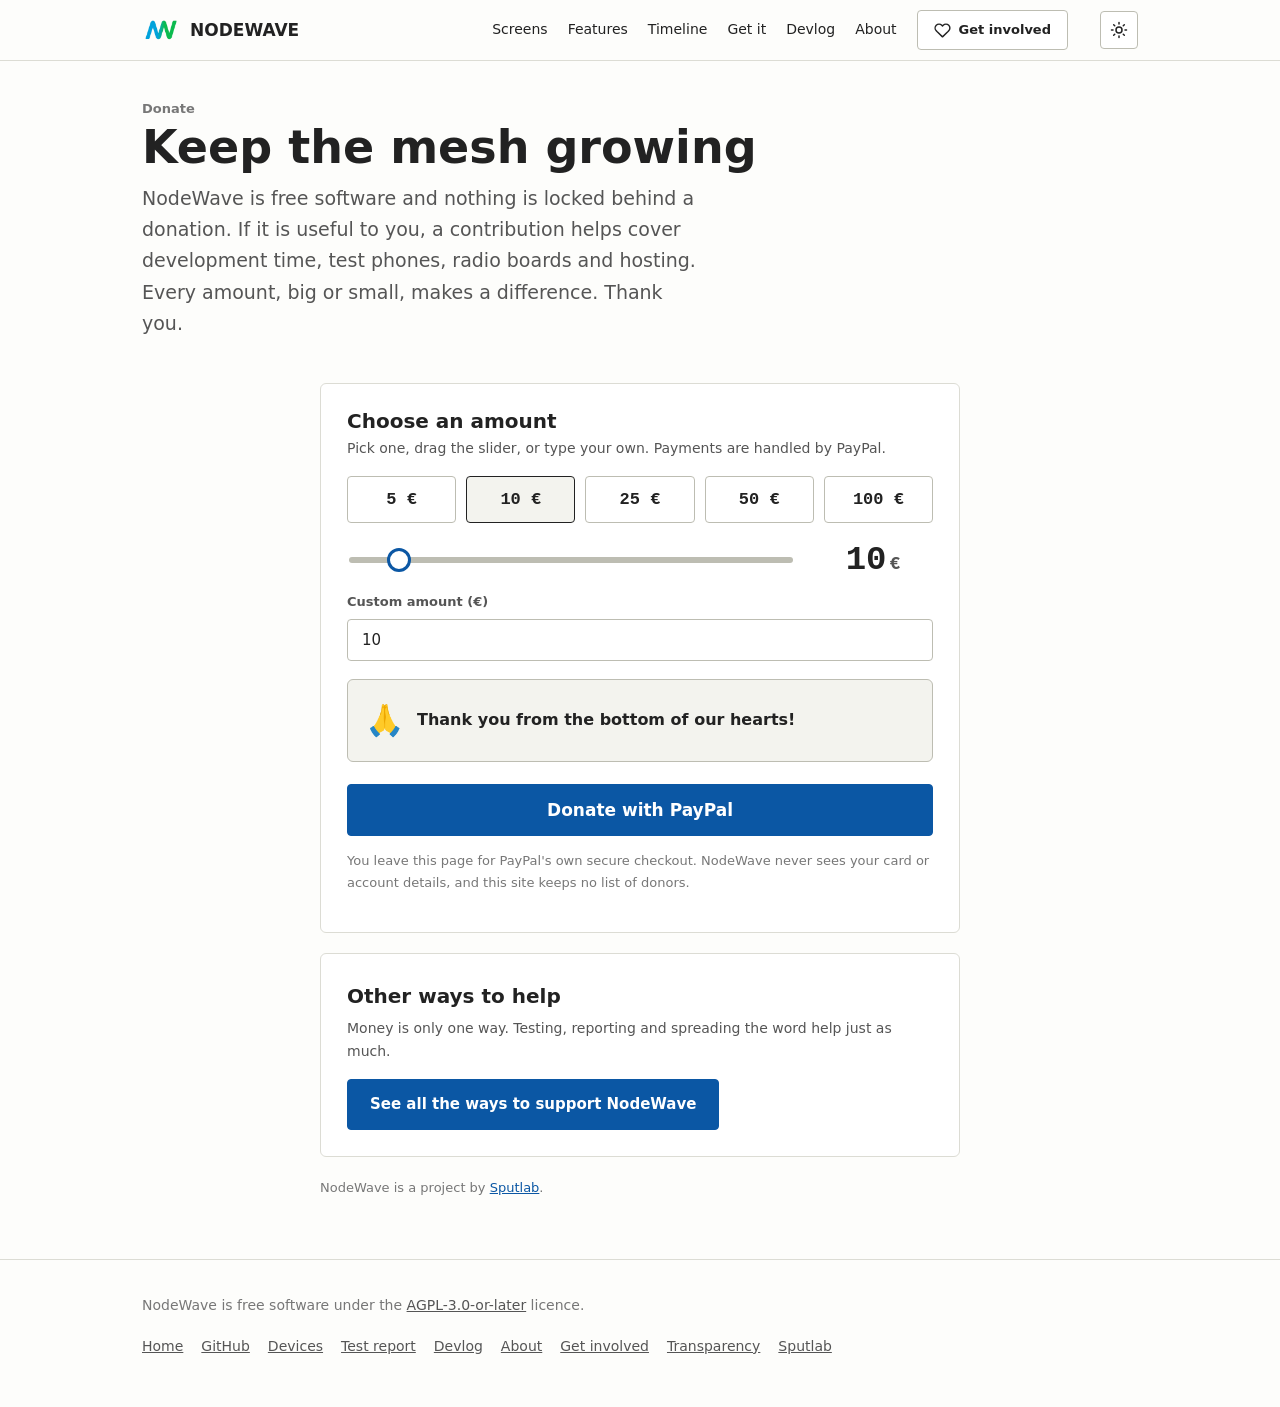
<file: donate.html>
<!doctype html>
<html lang="en">
<head>
<meta charset="utf-8">
<meta name="viewport" content="width=device-width,initial-scale=1">
<title>Support NodeWave</title>
<meta name="description" content="Support NodeWave, the open-source Off-Grid Mesh Communication System for Android.">
<meta name="theme-color" content="#fdfdfb">
<link rel="canonical" href="https://nodewave.org/donate.html">
<link rel="icon" href="images/logo_new.png">
<script>try{var t=localStorage.getItem("nw-theme");if(t)document.documentElement.setAttribute("data-theme",t)}catch(e){}</script>
<link rel="stylesheet" href="style.css">
</head>
<body>
<header class="top"><div class="wrap">
  <a class="brand" href="./"><img src="images/logo_new.png" alt="">NODEWAVE</a>
  <nav class="nav" id="mainnav">
    <a href="./#screens">Screens</a><a href="./#features">Features</a><a href="./#timeline">Timeline</a><a href="./#get">Get it</a><a href="blog.html">Devlog</a><a href="about.html">About</a>
    <a class="btn amber small" href="support.html" aria-current="page"><svg viewBox="0 0 24 24" fill="none" stroke="currentColor" stroke-width="2" stroke-linecap="round" stroke-linejoin="round"><path d="M20.8 4.6a5.5 5.5 0 0 0-7.8 0L12 5.7l-1-1.1a5.5 5.5 0 0 0-7.8 7.8l1 1.1L12 21l7.8-7.5 1-1.1a5.5 5.5 0 0 0 0-7.8z"/></svg>Get involved</a>
  </nav>
  <button class="theme" type="button" id="themebtn" aria-label="Switch between light and dark theme" title="Light / dark"><svg class="sun" viewBox="0 0 24 24" fill="none" stroke="currentColor" stroke-width="2" stroke-linecap="round"><circle cx="12" cy="12" r="4"/><path d="M12 2v2M12 20v2M4.9 4.9l1.4 1.4M17.7 17.7l1.4 1.4M2 12h2M20 12h2M4.9 19.1l1.4-1.4M17.7 6.3l1.4-1.4"/></svg><svg class="moon" viewBox="0 0 24 24" fill="none" stroke="currentColor" stroke-width="2" stroke-linecap="round" stroke-linejoin="round"><path d="M21 12.8A9 9 0 1 1 11.2 3a7 7 0 0 0 9.8 9.8z"/></svg></button>
  <button class="burger" type="button" aria-label="Menu" aria-expanded="false" aria-controls="mainnav"><span></span><span></span><span></span></button>
</div></header>

<main class="wrap">
  <div class="pagehead">
    <p class="eyebrow">Donate</p>
    <h1>Keep the mesh growing</h1>
    <p class="lead">NodeWave is free software and nothing is locked behind a donation. If it is useful to you, a contribution helps cover development time, test phones, radio boards and hosting. Every amount, big or small, makes a difference. Thank you.</p>
  </div>

  <div class="donate">
    <div id="thanksBanner" class="banner" hidden><strong>Thank you!</strong> Your donation arrived. It really helps, and we are grateful.</div>

    <div class="panel">
      <h2>Choose an amount</h2>
      <p class="hint2">Pick one, drag the slider, or type your own. Payments are handled by PayPal.</p>
      <div class="amounts" id="presets">
        <button type="button" data-amount="5">5 €</button>
        <button type="button" data-amount="10">10 €</button>
        <button type="button" data-amount="25">25 €</button>
        <button type="button" data-amount="50">50 €</button>
        <button type="button" data-amount="100">100 €</button>
      </div>
      <div class="sliderrow">
        <input type="range" id="slider" min="1" max="100" value="10" step="1" aria-label="Amount in euro">
        <div class="big" id="display">10<small>€</small></div>
      </div>
      <label class="f">Custom amount (€)<input type="number" id="manual" min="1" step="any" value="10" inputmode="decimal"></label>

      <div class="thanks" id="thanksBox"><span class="e" id="thanksEmoji">🙏</span><p id="thanksText">Thank you for your support!</p></div>

      <form id="paypal" method="post" action="https://www.paypal.com/cgi-bin/webscr" target="_blank" rel="noopener">
        <input type="hidden" name="cmd" value="_xclick">
        <input type="hidden" name="business" value="therealsputnik@proton.me">
        <input type="hidden" name="item_name" value="Donation to NodeWave">
        <input type="hidden" name="currency_code" value="EUR">
        <input type="hidden" name="amount" id="ppAmount" value="10">
        <input type="hidden" name="return" value="https://nodewave.org/donate.html?thanks=1">
        <input type="hidden" name="cancel_return" value="https://nodewave.org/donate.html">
        <input type="hidden" name="no_shipping" value="1">
        <input type="hidden" name="no_note" value="1">
        <button type="submit" class="btn amber solid paypal" id="go">Donate with PayPal</button>
      </form>
      <p class="fine">You leave this page for PayPal's own secure checkout. NodeWave never sees your card or account details, and this site keeps no list of donors.</p>
    </div>

    <div class="panel">
      <h3>Other ways to help</h3>
      <p class="hint2">Money is only one way. Testing, reporting and spreading the word help just as much.</p>
      <a class="btn primary" href="support.html">See all the ways to support NodeWave</a>
    </div>
    <p class="fine">NodeWave is a project by <a href="https://sputlab.com">Sputlab</a>.</p>
  </div>
</main>

<footer><div class="wrap">
  <div>NodeWave is free software under the <a href="https://github.com/sputlab/nodewave/blob/main/LICENSE">AGPL-3.0-or-later</a> licence.</div>
  <div class="links"><a href="./">Home</a><a href="https://github.com/sputlab/nodewave">GitHub</a><a href="devices.html">Devices</a><a href="test-report.html">Test report</a><a href="blog.html">Devlog</a><a href="about.html">About</a><a href="support.html">Get involved</a><a href="transparency.html">Transparency</a><a href="https://sputlab.com">Sputlab</a></div>
</div></footer>

<script>
(function () {
  var slider = document.getElementById('slider'), manual = document.getElementById('manual'), display = document.getElementById('display');
  var ppAmount = document.getElementById('ppAmount'), box = document.getElementById('thanksBox');
  var text = document.getElementById('thanksText'), emoji = document.getElementById('thanksEmoji');
  var presets = [].slice.call(document.querySelectorAll('#presets button'));
  var phrases = [
    [10, 'Thank you from the bottom of our hearts!', '🙏'], [20, 'Thank you so much! Your help is invaluable.', '🌟'],
    [30, 'You are amazing! Every contribution counts.', '⭐'], [40, 'Your support is precious, thank you!', '💎'],
    [50, 'Thank you for your unparalleled generosity.', '🌈'], [60, 'Your gesture deeply moves us.', '❤️'],
    [70, 'You are a true angel, thank you from the heart.', '😇'], [80, 'Thank you for believing in us, you are special.', '✨'],
    [90, 'Your help makes a difference, infinite thanks.', '🔥'], [100, 'You are legendary! Thank you for your incredible generosity.', '🏆'],
    [Infinity, 'Endless thanks - your extraordinary support leaves us speechless.', '🌹']
  ];
  function phrase(v) { for (var i = 0; i < phrases.length; i++) if (v <= phrases[i][0]) return phrases[i]; return phrases[phrases.length - 1]; }
  function apply(v) {
    if (!(v >= 1)) { text.textContent = 'Please enter an amount of at least 1 €.'; emoji.textContent = '💭'; return false; }
    v = Math.round(v * 100) / 100;
    display.innerHTML = v + '<small>€</small>';
    ppAmount.value = v;
    var p = phrase(v); text.textContent = p[1]; emoji.textContent = p[2];
    presets.forEach(function (b) { b.classList.toggle('on', Number(b.dataset.amount) === v); });
    return true;
  }
  slider.addEventListener('input', function () { manual.value = slider.value; apply(Number(slider.value)); });
  manual.addEventListener('input', function () { var v = parseFloat(manual.value); if (apply(v)) slider.value = Math.min(100, v); });
  presets.forEach(function (b) { b.addEventListener('click', function () { var v = Number(b.dataset.amount); manual.value = v; slider.value = v; apply(v); }); });
  document.getElementById('paypal').addEventListener('submit', function (e) {
    if (!(parseFloat(ppAmount.value) >= 1)) { e.preventDefault(); manual.focus(); }
  });
  apply(10);
  if (/[?&]thanks=1/.test(location.search)) document.getElementById('thanksBanner').hidden = false;
})();
</script>
<script src="site.js"></script>
</body>
</html>
</file>
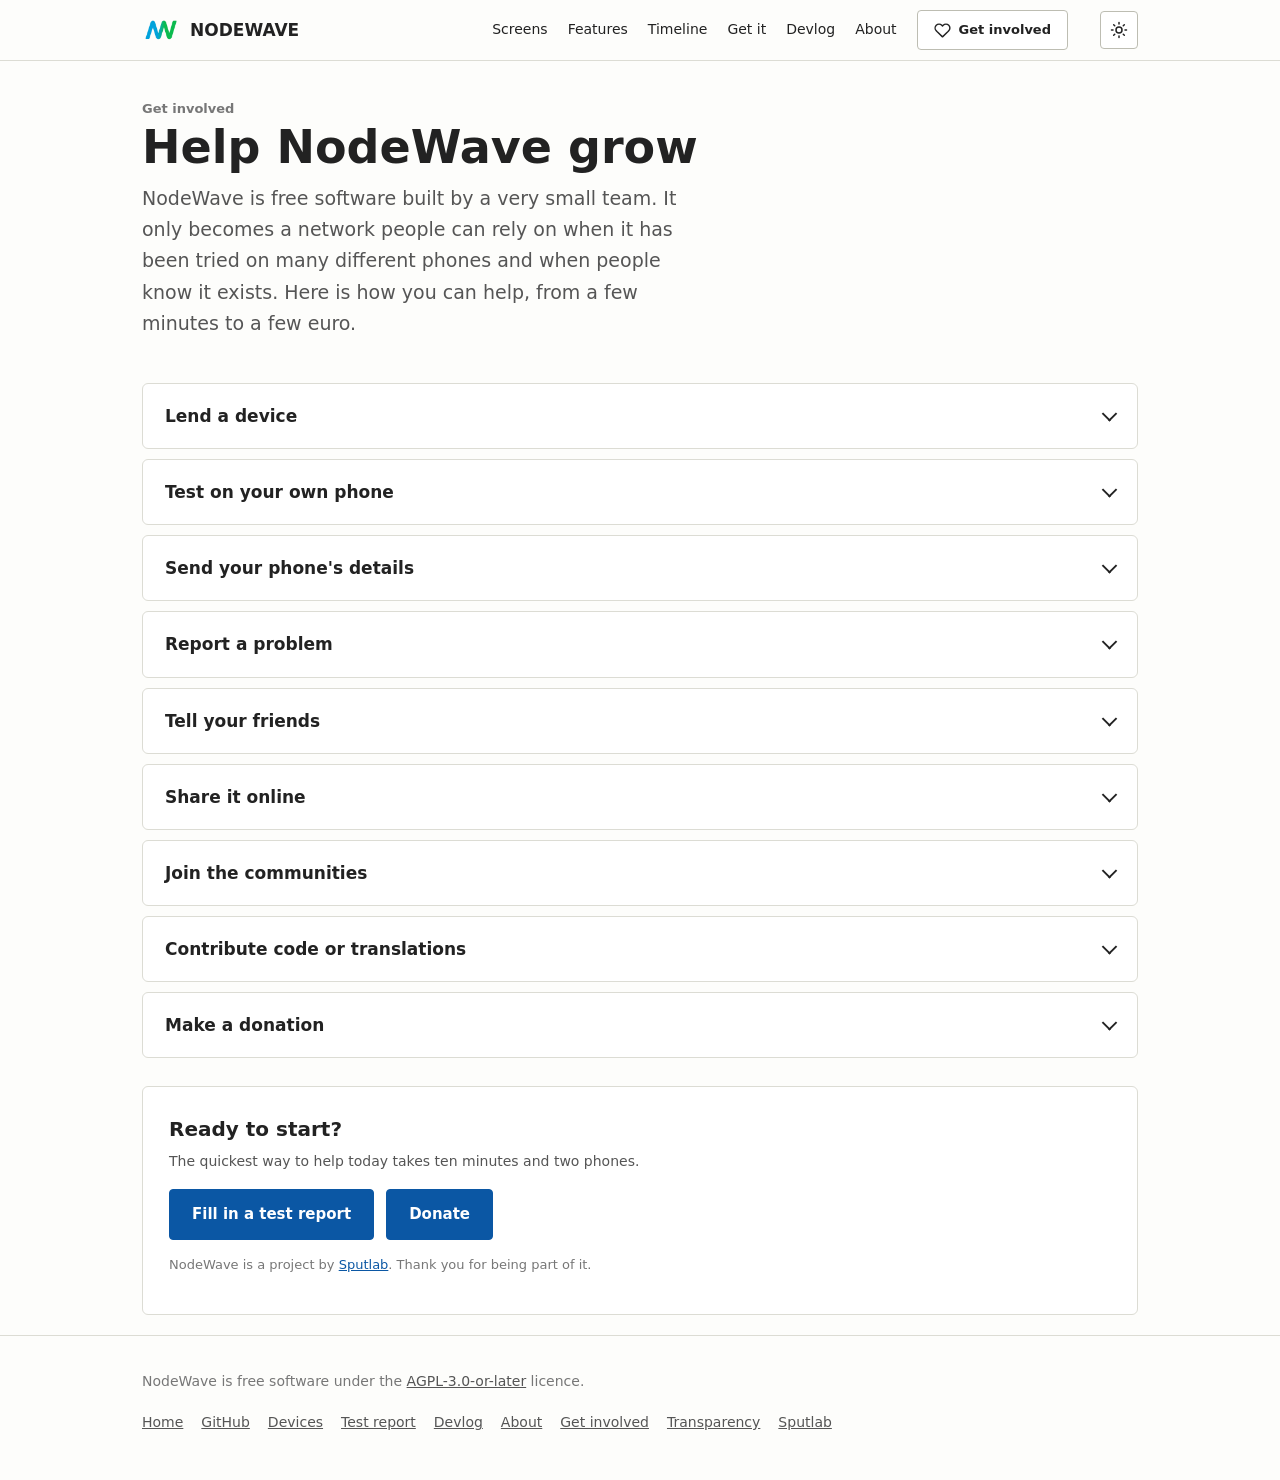
<file: support.html>
<!doctype html>
<html lang="en">
<head>
<meta charset="utf-8">
<meta name="viewport" content="width=device-width,initial-scale=1">
<title>Get involved - NodeWave</title>
<meta name="description" content="Ways to support NodeWave: lend test devices, run the tests, spread the word, join the community or donate.">
<meta name="theme-color" content="#fdfdfb">
<link rel="canonical" href="https://nodewave.org/support.html">
<link rel="icon" href="images/logo_new.png">
<script>try{var t=localStorage.getItem("nw-theme");if(t)document.documentElement.setAttribute("data-theme",t)}catch(e){}</script>
<link rel="stylesheet" href="style.css">
</head>
<body>
<header class="top"><div class="wrap">
  <a class="brand" href="./"><img src="images/logo_new.png" alt="">NODEWAVE</a>
  <nav class="nav" id="mainnav">
    <a href="./#screens">Screens</a><a href="./#features">Features</a><a href="./#timeline">Timeline</a><a href="./#get">Get it</a><a href="blog.html">Devlog</a><a href="about.html">About</a>
    <a class="btn amber small" href="support.html" aria-current="page"><svg viewBox="0 0 24 24" fill="none" stroke="currentColor" stroke-width="2" stroke-linecap="round" stroke-linejoin="round"><path d="M20.8 4.6a5.5 5.5 0 0 0-7.8 0L12 5.7l-1-1.1a5.5 5.5 0 0 0-7.8 7.8l1 1.1L12 21l7.8-7.5 1-1.1a5.5 5.5 0 0 0 0-7.8z"/></svg>Get involved</a>
  </nav>
  <button class="theme" type="button" id="themebtn" aria-label="Switch between light and dark theme" title="Light / dark"><svg class="sun" viewBox="0 0 24 24" fill="none" stroke="currentColor" stroke-width="2" stroke-linecap="round"><circle cx="12" cy="12" r="4"/><path d="M12 2v2M12 20v2M4.9 4.9l1.4 1.4M17.7 17.7l1.4 1.4M2 12h2M20 12h2M4.9 19.1l1.4-1.4M17.7 6.3l1.4-1.4"/></svg><svg class="moon" viewBox="0 0 24 24" fill="none" stroke="currentColor" stroke-width="2" stroke-linecap="round" stroke-linejoin="round"><path d="M21 12.8A9 9 0 1 1 11.2 3a7 7 0 0 0 9.8 9.8z"/></svg></button>
  <button class="burger" type="button" aria-label="Menu" aria-expanded="false" aria-controls="mainnav"><span></span><span></span><span></span></button>
</div></header>

<main class="wrap">
  <div class="pagehead">
    <p class="eyebrow">Get involved</p>
    <h1>Help NodeWave grow</h1>
    <p class="lead">NodeWave is free software built by a very small team. It only becomes a network people can rely on when it has been tried on many different phones and when people know it exists. Here is how you can help, from a few minutes to a few euro.</p>
  </div>

  <div class="acc">
    <details><summary>Lend a device</summary><div class="accbody"><p>The more models we can hold in our hands, the fewer surprises at release time. If you have an Android phone you no longer use (any brand, Android 10 or newer, Bluetooth LE) or a LoRa board, you can make it available for testing. Open an <a href="https://github.com/sputlab/nodewave/issues">issue</a> to get in touch and tell us the model. See which phones are already <a href="devices.html">covered</a>.</p></div></details>
    <details><summary>Test on your own phone</summary><div class="accbody"><p>Install NodeWave on two phones, go through the <a href="test-report.html">test list</a> and fill in the report form. Bluetooth behaves differently on every model, so a single report from a phone we do not have is valuable.</p></div></details>
    <details><summary>Send your phone's details</summary><div class="accbody"><p>In NodeWave (0.15 or later), open <b>Settings → Device report</b>: it shows your phone's model, Android version and what its Bluetooth and Wi-Fi can do, with nothing personal in it. Send it through the <a href="deviceinfo.html">device report form</a> (no email address needed) or by email. It takes a minute and tells us which phones NodeWave really runs on.</p></div></details>
    <details><summary>Report a problem</summary><div class="accbody"><p>Something broke or felt wrong? Open an <a href="https://github.com/sputlab/nodewave/issues">issue</a> saying what you did, what you expected and which phone and Android version you use.</p></div></details>
    <details><summary>Tell your friends</summary><div class="accbody"><p>A mesh needs people nearby. Talk about NodeWave with friends, family, hiking and sailing groups, volunteers, festival crews: anyone who goes where there is no signal. Point them to <a href="https://nodewave.org">nodewave.org</a>.</p></div></details>
    <details><summary>Share it online</summary><div class="accbody"><p>Post about it on your social networks and mention <a href="https://nodewave.org">nodewave.org</a> as the home of the project, so people land on the real download and documentation.</p></div></details>
    <details><summary>Join the communities</summary><div class="accbody"><p>Take part in forums, groups and discussions about off-grid communication, mesh networking, LoRa, privacy, hiking and emergency preparedness. Share your experience, answer questions, and when it fits, introduce NodeWave with a link to <a href="https://nodewave.org">nodewave.org</a>. Please be honest and not pushy: NodeWave is young and has known limits.</p></div></details>
    <details><summary>Contribute code or translations</summary><div class="accbody"><p>The source is on <a href="https://github.com/sputlab/nodewave">GitHub</a> under the AGPL-3.0-or-later licence. Star the repository, read the code, and send a pull request.</p></div></details>
    <details><summary>Make a donation</summary><div class="accbody"><p>Money helps cover development time, test phones, radio boards and hosting. Nothing is locked behind it. <a href="donate.html">Donate with PayPal</a>, any amount is welcome. Every contribution and every expense is listed on the <a href="transparency.html">transparency page</a>.</p></div></details>
  </div>

  <div class="panel" style="margin-top:28px">
    <h3>Ready to start?</h3>
    <p class="hint2">The quickest way to help today takes ten minutes and two phones.</p>
    <p style="display:flex;gap:12px;flex-wrap:wrap;margin:0"><a class="btn primary" href="test-report.html">Fill in a test report</a><a class="btn amber solid" href="donate.html">Donate</a></p>
    <p class="fine">NodeWave is a project by <a href="https://sputlab.com">Sputlab</a>. Thank you for being part of it.</p>
  </div>
</main>

<footer><div class="wrap">
  <div>NodeWave is free software under the <a href="https://github.com/sputlab/nodewave/blob/main/LICENSE">AGPL-3.0-or-later</a> licence.</div>
  <div class="links"><a href="./">Home</a><a href="https://github.com/sputlab/nodewave">GitHub</a><a href="devices.html">Devices</a><a href="test-report.html">Test report</a><a href="blog.html">Devlog</a><a href="about.html">About</a><a href="support.html">Get involved</a><a href="transparency.html">Transparency</a><a href="https://sputlab.com">Sputlab</a></div>
</div></footer>

<script src="site.js"></script>
</body>
</html>
</file>
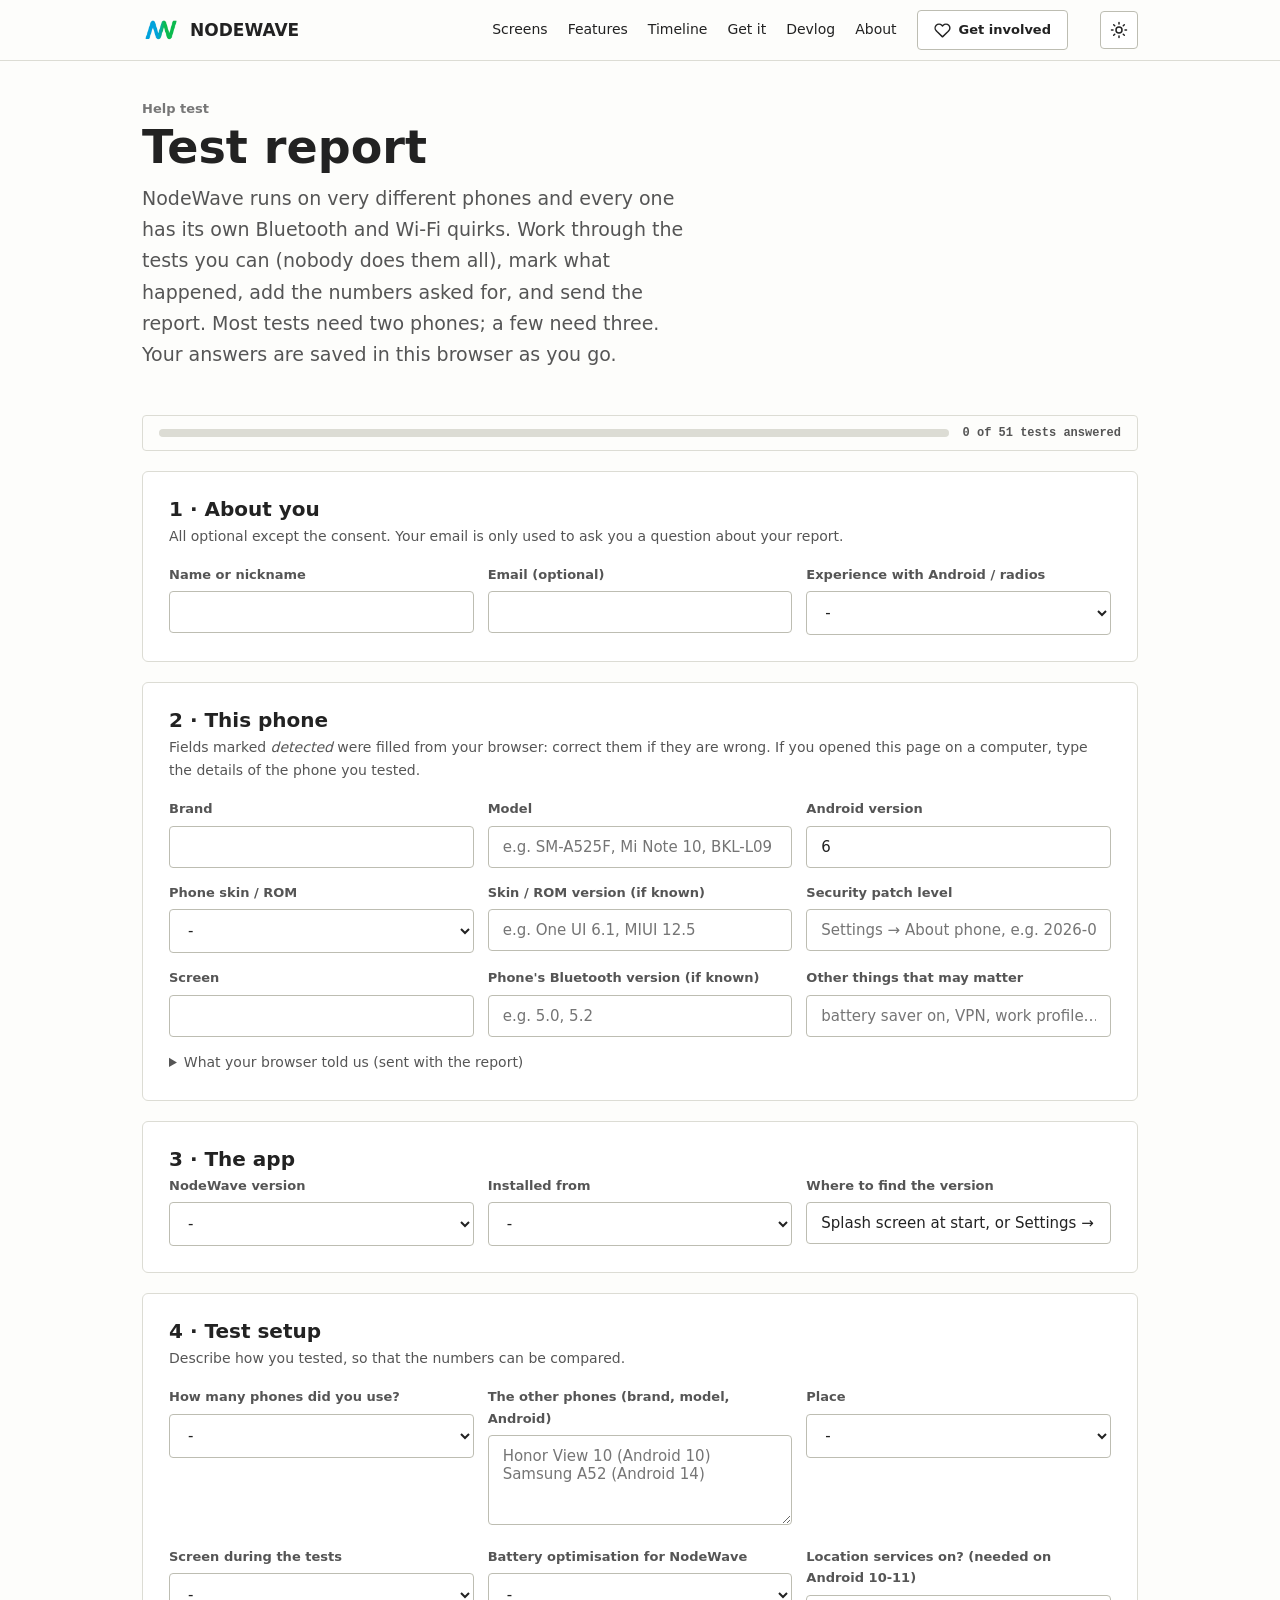
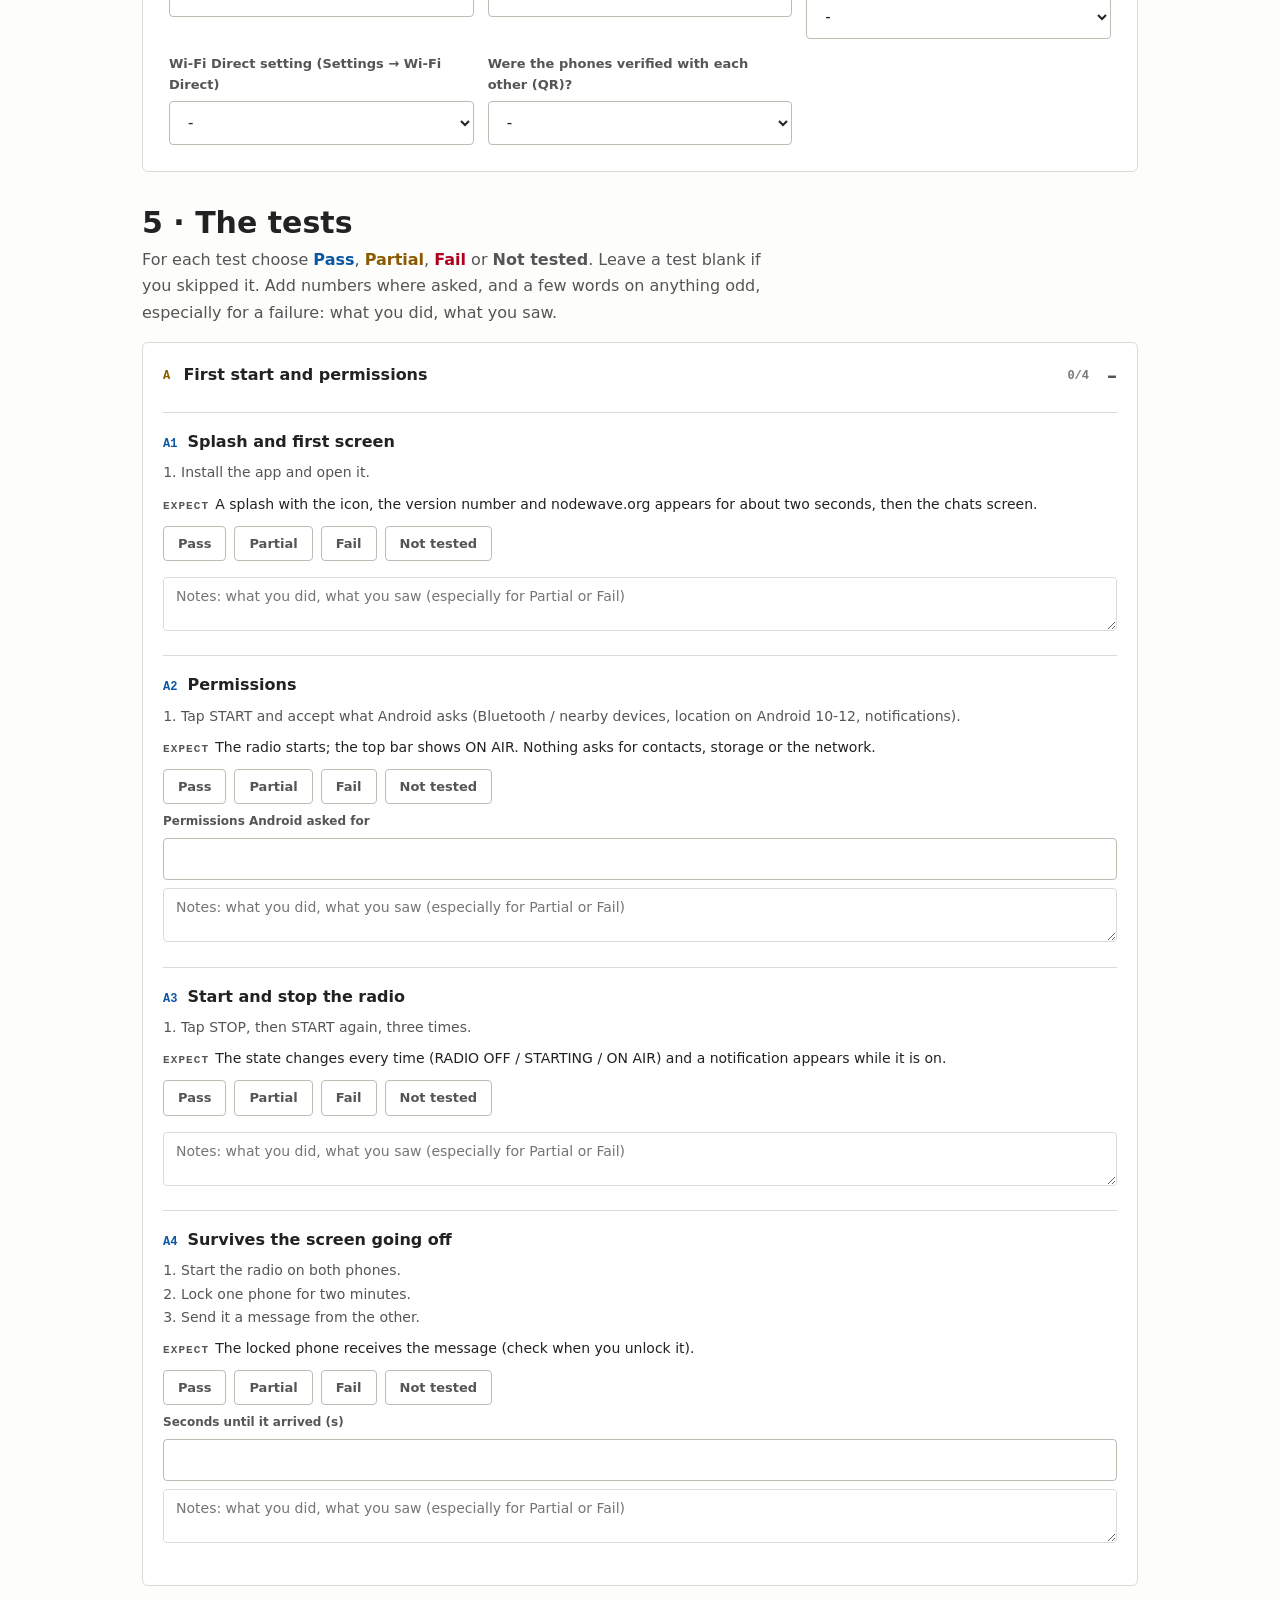
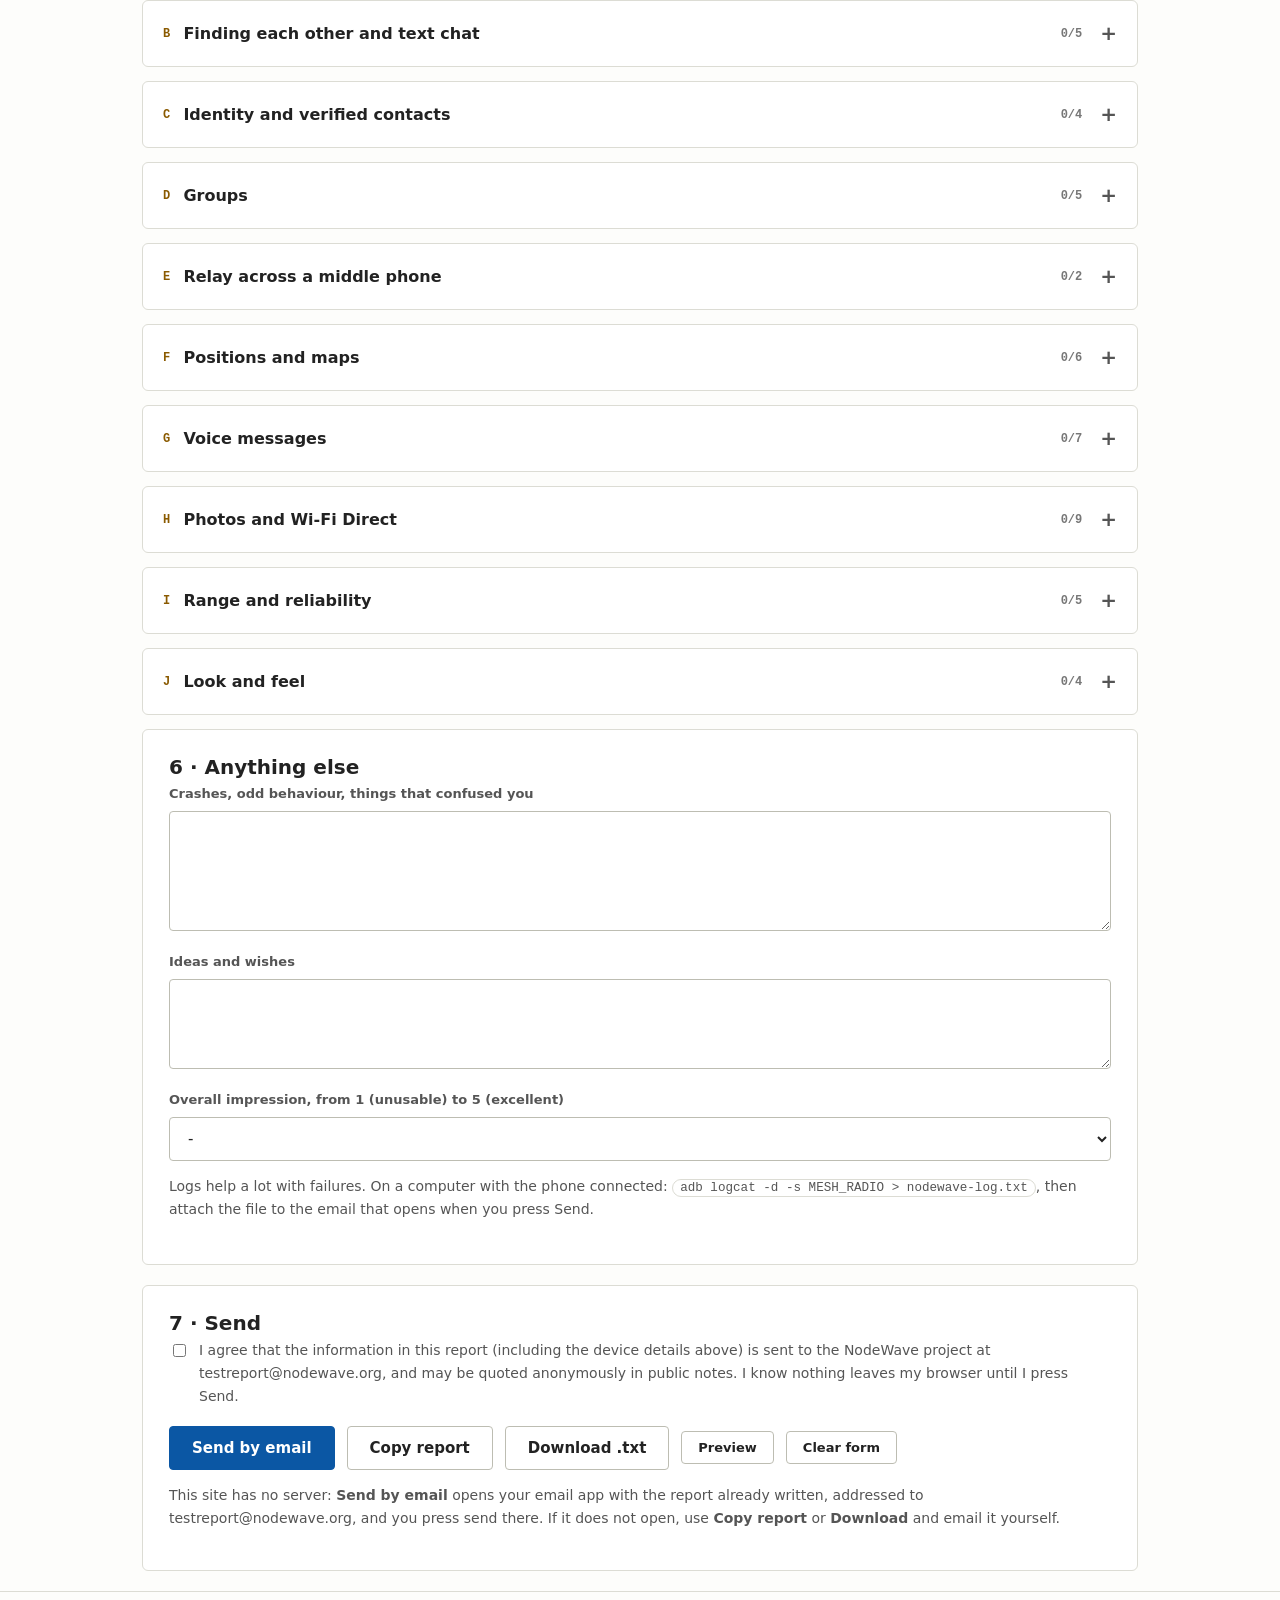
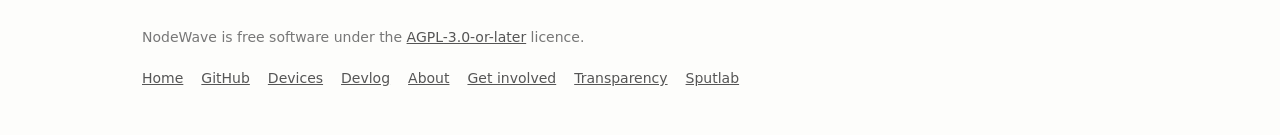
<file: test-report.html>
<!doctype html>
<html lang="en">
<head>
<meta charset="utf-8">
<meta name="viewport" content="width=device-width,initial-scale=1">
<title>NodeWave test report</title>
<meta name="description" content="Run the NodeWave test list on your phone and send the results to the project.">
<meta name="theme-color" content="#fdfdfb">
<link rel="canonical" href="https://nodewave.org/test-report.html">
<link rel="icon" href="images/logo_new.png">
<script>try{var t=localStorage.getItem("nw-theme");if(t)document.documentElement.setAttribute("data-theme",t)}catch(e){}</script>
<link rel="stylesheet" href="style.css">
</head>
<body>
<header class="top"><div class="wrap">
  <a class="brand" href="./"><img src="images/logo_new.png" alt="">NODEWAVE</a>
  <nav class="nav" id="mainnav">
    <a href="./#screens">Screens</a><a href="./#features">Features</a><a href="./#timeline">Timeline</a><a href="./#get">Get it</a><a href="blog.html">Devlog</a><a href="about.html">About</a>
    <a class="btn amber small" href="support.html"><svg viewBox="0 0 24 24" fill="none" stroke="currentColor" stroke-width="2" stroke-linecap="round" stroke-linejoin="round"><path d="M20.8 4.6a5.5 5.5 0 0 0-7.8 0L12 5.7l-1-1.1a5.5 5.5 0 0 0-7.8 7.8l1 1.1L12 21l7.8-7.5 1-1.1a5.5 5.5 0 0 0 0-7.8z"/></svg>Get involved</a>
  </nav>
  <button class="theme" type="button" id="themebtn" aria-label="Switch between light and dark theme" title="Light / dark"><svg class="sun" viewBox="0 0 24 24" fill="none" stroke="currentColor" stroke-width="2" stroke-linecap="round"><circle cx="12" cy="12" r="4"/><path d="M12 2v2M12 20v2M4.9 4.9l1.4 1.4M17.7 17.7l1.4 1.4M2 12h2M20 12h2M4.9 19.1l1.4-1.4M17.7 6.3l1.4-1.4"/></svg><svg class="moon" viewBox="0 0 24 24" fill="none" stroke="currentColor" stroke-width="2" stroke-linecap="round" stroke-linejoin="round"><path d="M21 12.8A9 9 0 1 1 11.2 3a7 7 0 0 0 9.8 9.8z"/></svg></button>
  <button class="burger" type="button" aria-label="Menu" aria-expanded="false" aria-controls="mainnav"><span></span><span></span><span></span></button>
</div></header>

<main class="wrap">
  <div class="pagehead">
    <p class="eyebrow">Help test</p>
    <h1>Test report</h1>
    <p class="lead">NodeWave runs on very different phones and every one has its own Bluetooth and Wi-Fi quirks. Work through the tests you can (nobody does them all), mark what happened, add the numbers asked for, and send the report. Most tests need two phones; a few need three. Your answers are saved in this browser as you go.</p>
  </div>

  <div class="progress" id="progress"><div class="bar"><i id="barfill"></i></div><span id="progtext">0 of 0 tests answered</span></div>

  <form id="form" autocomplete="off" novalidate>

    <div class="panel">
      <h2>1 · About you</h2>
      <p class="hint2">All optional except the consent. Your email is only used to ask you a question about your report.</p>
      <div class="fields">
        <label class="f">Name or nickname<input name="tester" type="text" maxlength="80"></label>
        <label class="f">Email (optional)<input name="email" type="email" maxlength="120"></label>
        <label class="f">Experience with Android / radios<select name="experience"><option value="">-</option><option>Casual user</option><option>Technical user</option><option>Developer</option><option>Radio / mesh enthusiast</option></select></label>
      </div>
    </div>

    <div class="panel">
      <h2>2 · This phone <span class="auto" id="autotag" hidden>DETECTED</span></h2>
      <p class="hint2">Fields marked <em>detected</em> were filled from your browser: correct them if they are wrong. If you opened this page on a computer, type the details of the phone you tested.</p>
      <div class="fields">
        <label class="f">Brand<input name="brand" id="brand" type="text" required></label>
        <label class="f">Model<input name="model" id="model" type="text" required placeholder="e.g. SM-A525F, Mi Note 10, BKL-L09"></label>
        <label class="f">Android version<input name="android" id="android" type="text" required placeholder="e.g. 14"></label>
        <label class="f">Phone skin / ROM<select name="skin"><option value="">-</option><option>Stock / Pixel</option><option>Samsung One UI</option><option>Xiaomi MIUI / HyperOS</option><option>Huawei / Honor EMUI / MagicOS</option><option>OnePlus / OPPO / Realme (ColorOS, OxygenOS)</option><option>Motorola</option><option>Sony</option><option>Custom ROM</option><option>Other</option></select></label>
        <label class="f">Skin / ROM version (if known)<input name="skinver" type="text" placeholder="e.g. One UI 6.1, MIUI 12.5"></label>
        <label class="f">Security patch level<input name="patch" type="text" placeholder="Settings → About phone, e.g. 2026-09-01"></label>
        <label class="f">Screen<input name="screen" id="screen" type="text"></label>
        <label class="f">Phone's Bluetooth version (if known)<input name="btver" type="text" placeholder="e.g. 5.0, 5.2"></label>
        <label class="f">Other things that may matter<input name="devnotes" type="text" placeholder="battery saver on, VPN, work profile…"></label>
      </div>
      <details style="margin-top:14px"><summary class="status" style="cursor:pointer">What your browser told us (sent with the report)</summary><pre class="preview" id="uadump"></pre></details>
    </div>

    <div class="panel">
      <h2>3 · The app</h2>
      <div class="fields">
        <label class="f">NodeWave version<select name="appver" id="appver" required></select></label>
        <label class="f">Installed from<select name="source"><option value="">-</option><option>GitHub release (APK)</option><option>Built from source</option><option>F-Droid</option><option>Other</option></select></label>
        <label class="f">Where to find the version<input type="text" value="Splash screen at start, or Settings → About" disabled></label>
      </div>
    </div>

    <div class="panel">
      <h2>4 · Test setup</h2>
      <p class="hint2">Describe how you tested, so that the numbers can be compared.</p>
      <div class="fields">
        <label class="f">How many phones did you use?<select name="phones"><option value="">-</option><option>2</option><option>3</option><option>4</option><option>5 or more</option></select></label>
        <label class="f">The other phones (brand, model, Android)<textarea name="others" placeholder="Honor View 10 (Android 10)&#10;Samsung A52 (Android 14)"></textarea></label>
        <label class="f">Place<select name="place"><option value="">-</option><option>Indoors, same room</option><option>Indoors, several rooms</option><option>Outdoors, open space</option><option>Outdoors, built-up area</option><option>Mixed</option></select></label>
        <label class="f">Screen during the tests<select name="screenstate"><option value="">-</option><option>On, app in front</option><option>Off for part of the time</option><option>Off most of the time</option></select></label>
        <label class="f">Battery optimisation for NodeWave<select name="battery"><option value="">-</option><option>Unrestricted / not optimised</option><option>Default</option><option>Restricted / saver</option><option>Don't know</option></select></label>
        <label class="f">Location services on? (needed on Android 10-11)<select name="location"><option value="">-</option><option>Yes</option><option>No</option><option>Not applicable (Android 12+)</option></select></label>
        <label class="f">Wi-Fi Direct setting (Settings → Wi-Fi Direct)<select name="wdmode"><option value="">-</option><option>Nobody</option><option>Verified</option><option>Everyone</option></select></label>
        <label class="f">Were the phones verified with each other (QR)?<select name="verified"><option value="">-</option><option>Both ways</option><option>One way</option><option>No</option></select></label>
      </div>
    </div>

    <h2 style="margin:34px 0 6px">5 · The tests</h2>
    <p class="sub" style="margin-bottom:16px">For each test choose <b style="color:var(--green)">Pass</b>, <b style="color:var(--amber)">Partial</b>, <b style="color:var(--red)">Fail</b> or <b>Not tested</b>. Leave a test blank if you skipped it. Add numbers where asked, and a few words on anything odd, especially for a failure: what you did, what you saw.</p>
    <div id="tests"></div>

    <div class="panel">
      <h2>6 · Anything else</h2>
      <div class="fields" style="grid-template-columns:1fr">
        <label class="f">Crashes, odd behaviour, things that confused you<textarea name="issues" style="min-height:120px"></textarea></label>
        <label class="f">Ideas and wishes<textarea name="ideas"></textarea></label>
        <label class="f">Overall impression, from 1 (unusable) to 5 (excellent)<select name="overall"><option value="">-</option><option>1</option><option>2</option><option>3</option><option>4</option><option>5</option></select></label>
      </div>
      <p class="hint2" style="margin-top:14px">Logs help a lot with failures. On a computer with the phone connected: <code>adb logcat -d -s MESH_RADIO &gt; nodewave-log.txt</code>, then attach the file to the email that opens when you press Send.</p>
    </div>

    <div class="panel">
      <h2>7 · Send</h2>
      <label class="check"><input type="checkbox" name="consent" id="consent"> <span>I agree that the information in this report (including the device details above) is sent to the NodeWave project at testreport@nodewave.org, and may be quoted anonymously in public notes. I know nothing leaves my browser until I press Send.</span></label>
      <div class="actions" style="margin-top:18px">
        <button type="button" class="btn primary" id="send">Send by email</button>
        <button type="button" class="btn" id="copy">Copy report</button>
        <button type="button" class="btn" id="download">Download .txt</button>
        <button type="button" class="btn small" id="preview">Preview</button>
        <button type="button" class="btn small amber" id="reset">Clear form</button>
      </div>
      <p class="status" id="status" style="margin-top:14px">This site has no server: <b>Send by email</b> opens your email app with the report already written, addressed to testreport@nodewave.org, and you press send there. If it does not open, use <b>Copy report</b> or <b>Download</b> and email it yourself.</p>
      <pre class="preview" id="previewbox" hidden></pre>
    </div>
  </form>
</main>

<footer><div class="wrap">
  <div>NodeWave is free software under the <a href="https://github.com/sputlab/nodewave/blob/main/LICENSE">AGPL-3.0-or-later</a> licence.</div>
  <div class="links"><a href="./">Home</a><a href="https://github.com/sputlab/nodewave">GitHub</a><a href="devices.html">Devices</a><a href="blog.html">Devlog</a><a href="about.html">About</a><a href="support.html">Get involved</a><a href="transparency.html">Transparency</a><a href="https://sputlab.com">Sputlab</a></div>
</div></footer>

<script>
(function () {
  var PAGE_VERSION = '2026-11-05';
  var TO = 'testreport@nodewave.org';
  var APP_VERSIONS = ['0.15.0', '0.14.0', '0.13.0', '0.12.3', '0.12.2', '0.12.1', '0.12.0', '0.11.0', '0.10.0', '0.9.2', '0.9.0', '0.8.1', '0.8.0', 'older', 'built from the latest source'];

  /* Each test: id, title, steps, expected result, optional measurements. m = [key, label, unit, type]. phones = how many phones it needs. */
  var GROUPS = [
    { id: 'A', title: 'First start and permissions', tests: [
      { id: 'A1', title: 'Splash and first screen', phones: 1, steps: ['Install the app and open it.'], exp: 'A splash with the icon, the version number and nodewave.org appears for about two seconds, then the chats screen.' },
      { id: 'A2', title: 'Permissions', phones: 1, steps: ['Tap START and accept what Android asks (Bluetooth / nearby devices, location on Android 10-12, notifications).'], exp: 'The radio starts; the top bar shows ON AIR. Nothing asks for contacts, storage or the network.', m: [['asked', 'Permissions Android asked for', '', 'text']] },
      { id: 'A3', title: 'Start and stop the radio', phones: 1, steps: ['Tap STOP, then START again, three times.'], exp: 'The state changes every time (RADIO OFF / STARTING / ON AIR) and a notification appears while it is on.' },
      { id: 'A4', title: 'Survives the screen going off', phones: 2, steps: ['Start the radio on both phones.', 'Lock one phone for two minutes.', 'Send it a message from the other.'], exp: 'The locked phone receives the message (check when you unlock it).', m: [['delay', 'Seconds until it arrived', 's', 'number']] }
    ]},
    { id: 'B', title: 'Finding each other and text chat', tests: [
      { id: 'B1', title: 'Discovery', phones: 2, steps: ['Start the radio on both phones, side by side.'], exp: 'Each phone shows the other under NETWORK / in range, with a signal strength.', m: [['secs', 'Seconds until the other phone appeared', 's', 'number'], ['rssi', 'Signal shown (dBm)', 'dBm', 'number']] },
      { id: 'B2', title: 'Send a message', phones: 2, steps: ['Open a chat with the other phone and send "test one".'], exp: 'It arrives and your phone shows "delivered".', m: [['secs', 'Seconds until "delivered"', 's', 'number']] },
      { id: 'B3', title: 'Reply and history', phones: 2, steps: ['Reply from the other phone.', 'Close the app completely and reopen it.'], exp: 'The reply arrives; both messages are still there after reopening.' },
      { id: 'B4', title: 'Ping', phones: 2, steps: ['Press PING in a chat.'], exp: 'The other phone shows "PING RECEIVED" and yours "delivered".' },
      { id: 'B5', title: 'Ten messages in a row', phones: 2, steps: ['Send ten short messages one after the other.'], exp: 'All ten arrive, in order, and all show "delivered".', m: [['delivered', 'How many were delivered (of 10)', '', 'number']] }
    ]},
    { id: 'C', title: 'Identity and verified contacts', tests: [
      { id: 'C1', title: 'My code', phones: 2, steps: ['Open NODES → MY CODE on one phone.'], exp: 'A QR code appears with your name.' },
      { id: 'C2', title: 'Scan the other phone', phones: 2, steps: ['On the other phone press SCAN CONTACT, allow the camera, scan the code.'], exp: 'The node turns VERIFIED. Scanning works in normal room light.', m: [['secs', 'Seconds to scan', 's', 'number']] },
      { id: 'C3', title: 'Encrypted indicator', phones: 2, steps: ['Open the chat with that phone.'], exp: 'The header says "encrypted".' },
      { id: 'C4', title: 'Rename my node', phones: 2, steps: ['Settings → Identity: change the node name and save.'], exp: 'The other phone shows the new name within a minute.', m: [['secs', 'Seconds until the other phone showed it', 's', 'number']] }
    ]},
    { id: 'D', title: 'Groups', tests: [
      { id: 'D1', title: 'Create a group', phones: 3, steps: ['On phone A: NEW GROUP, name it, tick B and C.'], exp: 'B and C each receive an invitation.' },
      { id: 'D2', title: 'Accept and talk', phones: 3, steps: ['B and C accept. A sends a message to the group.'], exp: 'B and C both receive it; A shows "2/2 delivered".' },
      { id: 'D3', title: 'Reply from a member', phones: 3, steps: ['B replies in the group.'], exp: 'A and C receive it, tagged with B\'s name.' },
      { id: 'D4', title: 'Admin removes a member', phones: 3, steps: ['A opens GROUP and removes C.'], exp: 'C no longer has the group.' },
      { id: 'D5', title: 'Leave a group', phones: 3, steps: ['B leaves the group.'], exp: 'A sees B gone from the members.' }
    ]},
    { id: 'E', title: 'Relay across a middle phone', tests: [
      { id: 'E1', title: 'Out-of-range delivery', phones: 3, steps: ['Place A and C so they cannot see each other (far apart or separated by walls) with B in between seeing both.', 'Send a message from A to C.'], exp: 'It arrives at C via B; C\'s chat shows "via 1 relay"; A shows "delivered".', m: [['secs', 'Seconds until "delivered"', 's', 'number'], ['dist', 'Distance A to C', 'm', 'number']] },
      { id: 'E2', title: 'Relay line-up', phones: 3, steps: ['Look at NETWORK on A.'], exp: 'C is listed under "via relay" with B as the neighbour.' }
    ]},
    { id: 'F', title: 'Positions and maps', tests: [
      { id: 'F1', title: 'Download a small map', phones: 1, steps: ['On Wi-Fi: Settings → Map → Monaco (small test), DOWNLOAD.'], exp: 'It downloads and is used by the MAP tab.', m: [['secs', 'Seconds to download', 's', 'number']] },
      { id: 'F2', title: 'Download a country map (optional, about 1.7 GB)', phones: 1, steps: ['On Wi-Fi with space free: choose Italy (or another country link) and DOWNLOAD. Stop and resume once.'], exp: 'It finishes, can be resumed, the app does not restart at the end.', m: [['mins', 'Minutes to download', 'min', 'number']] },
      { id: 'F3', title: 'Your own marker', phones: 1, steps: ['Open MAP outdoors or near a window.'], exp: 'A clearly visible YOU marker appears with a GPS accuracy figure.', m: [['acc', 'GPS accuracy shown (m)', 'm', 'number']] },
      { id: 'F4', title: 'Share your position', phones: 2, steps: ['On both phones: Settings → Position → Everyone. Open MAP.'], exp: 'Each phone shows the other on the map within two minutes.', m: [['secs', 'Seconds until the other showed up', 's', 'number']] },
      { id: 'F5', title: 'Verified-only sharing', phones: 2, steps: ['Set sharing to Verified on both. Verify only one way (scan once).'], exp: 'Only the phone that was scanned appears on the scanner\'s map (it is one way).' },
      { id: 'F6', title: 'Map looks right', phones: 1, steps: ['Zoom and pan the map.'], exp: 'Labels are readable, buttons are legible, panning is smooth.', m: [['fps', 'Smoothness 1-5', '', 'number']] }
    ]},
    { id: 'G', title: 'Voice messages', tests: [
      { id: 'G1', title: 'Hold to record and send', phones: 2, steps: ['In a chat, hold the microphone, say a sentence for about five seconds, let go.'], exp: 'A voice bubble appears and is delivered; the other phone can play it.', m: [['secs', 'Seconds from release to "delivered"', 's', 'number']] },
      { id: 'G2', title: 'Quality over Bluetooth', phones: 2, steps: ['Play the clip on the receiving phone.'], exp: 'Speech is understandable.', m: [['q', 'Sound quality 1-5', '', 'number']] },
      { id: 'G3', title: 'Tap, tap, send mode', phones: 2, steps: ['Settings → Voice messages → "Tap, tap, send". Tap the microphone, speak, tap Stop, then Send.'], exp: 'The clip is sent only after Send; Discard throws it away.' },
      { id: 'G4', title: 'Slide to cancel (hold mode)', phones: 2, steps: ['Hold the microphone, slide left, release.'], exp: 'Nothing is sent.' },
      { id: 'G5', title: '15 second limit', phones: 2, steps: ['Hold the microphone and keep talking.'], exp: 'Recording stops at 15 seconds and the clip is sent.' },
      { id: 'G6', title: 'Always low bandwidth (Codec2)', phones: 2, steps: ['Switch on "Always low bandwidth", send a clip, play it.'], exp: 'It arrives, smaller and rougher; the bubble says codec2.', m: [['q', 'Sound quality 1-5', '', 'number'], ['secs', 'Seconds until "delivered"', 's', 'number']] },
      { id: 'G7', title: 'Codec test on this phone', phones: 1, steps: ['Settings → Voice messages → Test codecs on this phone.'], exp: 'Every codec shows a size and a decoded length; none says FAILED.', m: [['codecs', 'Which codecs said "not available" or failed', '', 'text']] }
    ]},
    { id: 'H', title: 'Photos and Wi-Fi Direct', tests: [
      { id: 'H1', title: 'Photo from the library', phones: 2, steps: ['In a chat tap the photo button → Photo library, choose a picture.'], exp: 'A "Preparing / Opening a Wi-Fi Direct link / Shrinking" line shows, then the photo arrives and is "delivered".', m: [['secs', 'Seconds from choosing to "delivered"', 's', 'number'], ['kb', 'Approx. size sent (KB, from the log or estimate)', 'KB', 'number']] },
      { id: 'H2', title: 'Photo from the camera', phones: 2, steps: ['Photo button → Camera, take a picture, accept it.'], exp: 'It is sent like H1; the camera permission is asked once.' },
      { id: 'H3', title: 'Photo from files', phones: 2, steps: ['Photo button → Files, choose an image file.'], exp: 'It is sent like H1.' },
      { id: 'H4', title: 'Wi-Fi Direct opens by itself', phones: 2, steps: ['Set Wi-Fi Direct to Verified or Everyone on both (verify first for Verified). Send a photo.'], exp: 'No confirmation dialog appears on either phone; the link opens.', m: [['secs', 'Seconds to open the link', 's', 'number']] },
      { id: 'H5', title: 'Speed over Wi-Fi Direct', phones: 2, steps: ['Send a second photo right after the first (the link is still up).'], exp: 'It arrives within a few seconds.', m: [['secs', 'Seconds', 's', 'number']] },
      { id: 'H6', title: 'Refused when set to Nobody', phones: 2, steps: ['Set Wi-Fi Direct to Nobody on the receiving phone. Send a photo.'], exp: 'The sender falls back to Bluetooth and a small photo still arrives (slower).', m: [['secs', 'Seconds until "delivered"', 's', 'number']] },
      { id: 'H7', title: 'Normal Wi-Fi afterwards', phones: 2, steps: ['After the link closes (about 40 seconds idle), check Wi-Fi.'], exp: 'The phone reconnects to its usual Wi-Fi network by itself.', m: [['secs', 'Seconds until Wi-Fi was back', 's', 'number']] },
      { id: 'H8', title: 'Retry a failed transfer', phones: 2, steps: ['Start sending a photo, then walk out of range or stop the radio on the other phone until it shows failed. Restore, then tap the failed photo.'], exp: 'It says "tap to retry" and the retry delivers it.' },
      { id: 'H9', title: 'Photos privacy', phones: 2, steps: ['Send a photo that has location data. Check the received picture\'s details on the other phone.'], exp: 'The received file carries no location or camera data.' }
    ]},
    { id: 'I', title: 'Range and reliability', tests: [
      { id: 'I1', title: 'Line-of-sight range', phones: 2, steps: ['Outdoors, walk apart with one phone, sending a message every 20 metres.'], exp: 'Messages arrive until the distance where they stop.', m: [['dist', 'Last distance where a message arrived', 'm', 'number'], ['lost', 'Distance where it stopped for good', 'm', 'number']] },
      { id: 'I2', title: 'Through walls', phones: 2, steps: ['Indoors, put walls between the phones and send a message.'], exp: 'Messages arrive across at least one wall.', m: [['walls', 'How many walls still worked', '', 'number']] },
      { id: 'I3', title: 'Ten-minute soak', phones: 2, steps: ['Send a message every minute for ten minutes, screens on.'], exp: 'Every message arrives.', m: [['delivered', 'Delivered (of 10)', '', 'number']] },
      { id: 'I4', title: 'One hour in a pocket', phones: 2, steps: ['Radio on, screen off, one hour; note the battery at the start and end, then send a message.'], exp: 'The message still arrives after an hour.', m: [['batt', 'Battery used', '%', 'number']] },
      { id: 'I5', title: 'Radio restart recovery', phones: 2, steps: ['Turn Bluetooth off and on in the phone\'s settings while the radio is running.'], exp: 'The app recovers within a minute or shows an error and START works.', m: [['secs', 'Seconds to recover', 's', 'number']] }
    ]},
    { id: 'J', title: 'Look and feel', tests: [
      { id: 'J1', title: 'Tab bar', phones: 1, steps: ['Tap through the five tabs.'], exp: 'The selected tab is clearly marked and the unread badge sits on the Chats icon.' },
      { id: 'J2', title: 'Text fits', phones: 1, steps: ['Look at every screen, and Settings → Diagnostics.'], exp: 'No text is cut off or overlapping; Diagnostics scrolls and the console is large.' },
      { id: 'J3', title: 'Status bar', phones: 1, steps: ['Look at the clock and battery at the top, with the phone in light theme and in dark theme.'], exp: 'The status and navigation bar icons are readable in both.' },
      { id: 'J4', title: 'Rotation and large text', phones: 1, steps: ['Turn on large system text and rotate the phone.'], exp: 'The app stays usable and does not lose the open chat.' }
    ]}
  ];

  var KEY = 'nodewave-test-report-v1';
  var form = document.getElementById('form');
  var testsEl = document.getElementById('tests');
  var data = {};
  try { data = JSON.parse(localStorage.getItem(KEY) || '{}'); } catch (e) { data = {}; }
  function save() { try { localStorage.setItem(KEY, JSON.stringify(data)); } catch (e) {} }

  // app versions
  var sel = document.getElementById('appver');
  sel.innerHTML = '<option value="">-</option>' + APP_VERSIONS.map(function (v) { return '<option>' + v + '</option>'; }).join('');

  // build the test list
  var total = 0;
  GROUPS.forEach(function (g) {
    var d = document.createElement('details'); d.className = 'group'; if (g.id === 'A') d.open = true;
    var s = document.createElement('summary');
    s.innerHTML = '<span class="n">' + g.id + '</span><span>' + g.title + '</span><span class="c" data-count="' + g.id + '"></span>';
    d.appendChild(s);
    var body = document.createElement('div'); body.className = 'body';
    g.tests.forEach(function (t) {
      total++;
      var el = document.createElement('div'); el.className = 'test';
      var steps = t.steps.map(function (x) { return '<li>' + x + '</li>'; }).join('');
      var meas = (t.m || []).map(function (m) {
        return '<label class="f">' + m[1] + (m[2] ? ' (' + m[2] + ')' : '') + '<input type="' + (m[3] === 'number' ? 'number' : 'text') + '" step="any" data-t="' + t.id + '" data-k="' + m[0] + '"></label>';
      }).join('');
      el.innerHTML =
        '<h4><span class="id">' + t.id + '</span>' + t.title + '</h4>' +
        '<ol>' + steps + '</ol>' +
        '<p class="exp"><b>Expect</b>' + t.exp + '</p>' +
        '<div class="res" role="radiogroup" aria-label="Result of ' + t.id + '">' +
        [['pass', 'Pass'], ['part', 'Partial'], ['fail', 'Fail'], ['skip', 'Not tested']].map(function (r) {
          return '<label><input type="radio" name="r_' + t.id + '" value="' + r[0] + '"><span class="' + r[0] + '">' + r[1] + '</span></label>';
        }).join('') + '</div>' +
        (meas ? '<div class="meas">' + meas + '</div>' : '') +
        '<textarea class="note" data-t="' + t.id + '" data-k="note" placeholder="Notes: what you did, what you saw (especially for Partial or Fail)"></textarea>';
      body.appendChild(el);
    });
    d.appendChild(body);
    testsEl.appendChild(d);
  });

  // restore saved answers
  function restore() {
    [].forEach.call(form.querySelectorAll('input[name],select[name],textarea[name]'), function (el) {
      if (el.type === 'radio') return;
      var v = data.f && data.f[el.name]; if (v !== undefined && el.type !== 'checkbox') el.value = v;
      if (el.type === 'checkbox' && data.f) el.checked = !!data.f[el.name];
    });
    GROUPS.forEach(function (g) { g.tests.forEach(function (t) {
      var r = data.r && data.r[t.id]; if (r) { var i = form.querySelector('input[name="r_' + t.id + '"][value="' + r + '"]'); if (i) i.checked = true; }
      [].forEach.call(form.querySelectorAll('[data-t="' + t.id + '"]'), function (el) { var v = data.m && data.m[t.id + '.' + el.dataset.k]; if (v !== undefined) el.value = v; });
    }); });
  }
  restore();

  function answered(t) { return !!(data.r && data.r[t.id]); }
  function progress() {
    var n = 0; GROUPS.forEach(function (g) {
      var c = 0; g.tests.forEach(function (t) { if (answered(t)) { n++; c++; } });
      var el = document.querySelector('[data-count="' + g.id + '"]'); if (el) el.textContent = c + '/' + g.tests.length;
    });
    document.getElementById('barfill').style.width = Math.round(100 * n / total) + '%';
    document.getElementById('progtext').textContent = n + ' of ' + total + ' tests answered';
  }
  progress();

  form.addEventListener('input', function (e) {
    var el = e.target; data.f = data.f || {}; data.r = data.r || {}; data.m = data.m || {};
    if (el.type === 'radio' && el.name.indexOf('r_') === 0) data.r[el.name.slice(2)] = el.value;
    else if (el.dataset && el.dataset.t) data.m[el.dataset.t + '.' + el.dataset.k] = el.value;
    else if (el.name) data.f[el.name] = el.type === 'checkbox' ? el.checked : el.value;
    save(); progress();
  });
  form.addEventListener('change', function (e) { form.dispatchEvent(new Event('input')); }, true);

  // ---- device detection ----
  var det = {};
  function setIfEmpty(id, v) { var el = document.getElementById(id); if (el && v && !el.value) { el.value = v; data.f = data.f || {}; data.f[el.name] = v; } }
  (function detect() {
    var ua = navigator.userAgent || '';
    det.userAgent = ua; det.language = navigator.language; det.languages = (navigator.languages || []).join(',');
    det.timezone = (Intl.DateTimeFormat().resolvedOptions() || {}).timeZone;
    det.screen = screen.width + 'x' + screen.height + ' @' + (window.devicePixelRatio || 1) + 'x';
    det.viewport = innerWidth + 'x' + innerHeight;
    det.touch = navigator.maxTouchPoints; det.memoryGB = navigator.deviceMemory; det.cores = navigator.hardwareConcurrency;
    var c = navigator.connection; if (c) det.connection = c.effectiveType;
    var m = /Android\s+([\d.]+)/.exec(ua);
    var isAndroid = !!m;
    if (m) setIfEmpty('android', m[1]);
    var mm = /;\s*([^;)]+?)\s+Build\//.exec(ua) || /Android[^;]*;\s*([^;)]+)\)/.exec(ua);
    var model = mm ? mm[1].trim() : '';
    if (model && !/^(K|Android|Linux|wv)$/.test(model)) setIfEmpty('model', model);
    if (isAndroid) setIfEmpty('screen', det.screen);
    var brands = { SM: 'Samsung', 'Mi ': 'Xiaomi', Redmi: 'Xiaomi', POCO: 'Xiaomi', BKL: 'Honor', Pixel: 'Google', XQ: 'Sony', CPH: 'OPPO', RMX: 'Realme', Nokia: 'Nokia', moto: 'Motorola' };
    Object.keys(brands).forEach(function (k) { if (model.indexOf(k) === 0) setIfEmpty('brand', brands[k]); });
    function done() { document.getElementById('uadump').textContent = JSON.stringify(det, null, 2); document.getElementById('autotag').hidden = !isAndroid; save(); }
    if (navigator.userAgentData && navigator.userAgentData.getHighEntropyValues) {
      navigator.userAgentData.getHighEntropyValues(['model', 'platformVersion', 'fullVersionList']).then(function (h) {
        det.uaData = h; if (h.model) setIfEmpty('model', h.model); if (h.platformVersion) setIfEmpty('android', h.platformVersion.split('.')[0]);
        done();
      }, done);
    } else done();
  })();

  // ---- build the report ----
  function val(name) { return ((data.f && data.f[name]) || '').toString().trim(); }
  var LABEL = { pass: 'PASS', part: 'PARTIAL', fail: 'FAIL', skip: 'NOT TESTED' };
  function report() {
    var L = [], out = { page: PAGE_VERSION, generated: new Date().toISOString(), tester: {}, device: {}, app: {}, setup: {}, results: [], extra: {} };
    L.push('NODEWAVE TEST REPORT', 'Generated: ' + out.generated + '   (form ' + PAGE_VERSION + ')', '');
    var sect = function (title, pairs, target) {
      L.push('== ' + title + ' ==');
      pairs.forEach(function (p) { var v = val(p[0]); if (v) { L.push(p[1] + ': ' + v); target[p[0]] = v; } });
      L.push('');
    };
    sect('Tester', [['tester', 'Name'], ['email', 'Email'], ['experience', 'Experience']], out.tester);
    sect('Device', [['brand', 'Brand'], ['model', 'Model'], ['android', 'Android'], ['skin', 'Skin'], ['skinver', 'Skin version'], ['patch', 'Security patch'], ['screen', 'Screen'], ['btver', 'Bluetooth'], ['devnotes', 'Notes']], out.device);
    L.push('Browser details: ' + (det.userAgent || '-'), 'Language / timezone: ' + (det.language || '-') + ' / ' + (det.timezone || '-'), '');
    out.device.browser = det;
    sect('App', [['appver', 'NodeWave version'], ['source', 'Installed from']], out.app);
    sect('Setup', [['phones', 'Phones used'], ['others', 'Other phones'], ['place', 'Place'], ['screenstate', 'Screen'], ['battery', 'Battery optimisation'], ['location', 'Location services'], ['wdmode', 'Wi-Fi Direct setting'], ['verified', 'Verified with each other']], out.setup);
    var counts = { pass: 0, part: 0, fail: 0, skip: 0 }, lines = [];
    GROUPS.forEach(function (g) { g.tests.forEach(function (t) {
      var r = data.r && data.r[t.id]; if (!r) return; counts[r]++;
      var meas = (t.m || []).map(function (m) { var v = data.m && data.m[t.id + '.' + m[0]]; return v ? m[1] + ' = ' + v + (m[2] ? ' ' + m[2] : '') : null; }).filter(Boolean);
      var note = ((data.m && data.m[t.id + '.note']) || '').trim();
      lines.push('[' + t.id + '] ' + t.title + ': ' + LABEL[r] + (meas.length ? '\n      ' + meas.join('; ') : '') + (note ? '\n      Note: ' + note.replace(/\n/g, ' ') : ''));
      var res = { id: t.id, title: t.title, result: r, notes: note }; (t.m || []).forEach(function (m) { var v = data.m && data.m[t.id + '.' + m[0]]; if (v) (res.measurements = res.measurements || {})[m[0]] = v; });
      out.results.push(res);
    }); });
    L.push('== Results: ' + counts.pass + ' pass, ' + counts.part + ' partial, ' + counts.fail + ' fail, ' + counts.skip + ' not tested (of ' + total + ' tests) ==');
    out.summary = counts;
    L = L.concat(lines.length ? lines : ['(no test answered)']); L.push('');
    var extra = [['issues', 'Issues'], ['ideas', 'Ideas'], ['overall', 'Overall impression (1-5)']];
    L.push('== Other =='); extra.forEach(function (p) { var v = val(p[0]); if (v) { L.push(p[1] + ': ' + v); out.extra[p[0]] = v; } });
    L.push('', '-- machine-readable copy --', JSON.stringify(out));
    return L.join('\n');
  }

  var status = document.getElementById('status');
  function say(t, cls) { status.textContent = t; status.className = 'status ' + (cls || ''); }
  function check() {
    if (!document.getElementById('consent').checked) { say('Please tick the box in section 7 first: nothing is sent without it.', 'warn'); return false; }
    var miss = []; ['model', 'android', 'appver'].forEach(function (n) { if (!val(n)) miss.push({ model: 'phone model', android: 'Android version', appver: 'NodeWave version' }[n]); });
    if (miss.length) { say('Still needed: ' + miss.join(', ') + '.', 'warn'); return false; }
    var any = GROUPS.some(function (g) { return g.tests.some(answered); });
    if (!any) { say('Answer at least one test before sending.', 'warn'); return false; }
    return true;
  }
  function subject() { return 'NodeWave test report - ' + val('brand') + ' ' + val('model') + ' - Android ' + val('android') + ' - v' + val('appver'); }

  document.getElementById('send').onclick = function () {
    if (!check()) return;
    var body = report(), mailto = 'mailto:' + TO + '?subject=' + encodeURIComponent(subject()) + '&body=' + encodeURIComponent(body);
    if (mailto.length > 7500) {
      say('The report is long, and some email apps cut very long links. The email will open; if the text looks cut, press Copy report and paste it into the message.', 'warn');
    } else say('Opening your email app… press send there. If nothing opens, use Copy report or Download.', 'ok');
    location.href = mailto;
  };
  document.getElementById('copy').onclick = function () {
    if (!check()) return; var t = report();
    (navigator.clipboard ? navigator.clipboard.writeText(t) : Promise.reject()).then(function () { say('Report copied. Paste it into an email to ' + TO + '.', 'ok'); }, function () {
      var box = document.getElementById('previewbox'); box.hidden = false; box.textContent = t; say('Could not copy automatically: select the text below and copy it.', 'warn');
    });
  };
  document.getElementById('download').onclick = function () {
    if (!check()) return; var blob = new Blob([report()], { type: 'text/plain' }), a = document.createElement('a');
    a.href = URL.createObjectURL(blob); a.download = 'nodewave-test-report-' + (val('model') || 'phone').replace(/[^\w.-]+/g, '_') + '.txt'; a.click();
    say('Downloaded. Email the file to ' + TO + '.', 'ok');
  };
  document.getElementById('preview').onclick = function () { var b = document.getElementById('previewbox'); b.hidden = !b.hidden; if (!b.hidden) b.textContent = report(); };
  document.getElementById('reset').onclick = function () {
    if (!confirm('Clear everything you entered on this page?')) return;
    try { localStorage.removeItem(KEY); } catch (e) {} location.reload();
  };
})();
</script>
<script src="site.js"></script>
</body>
</html>
</file>
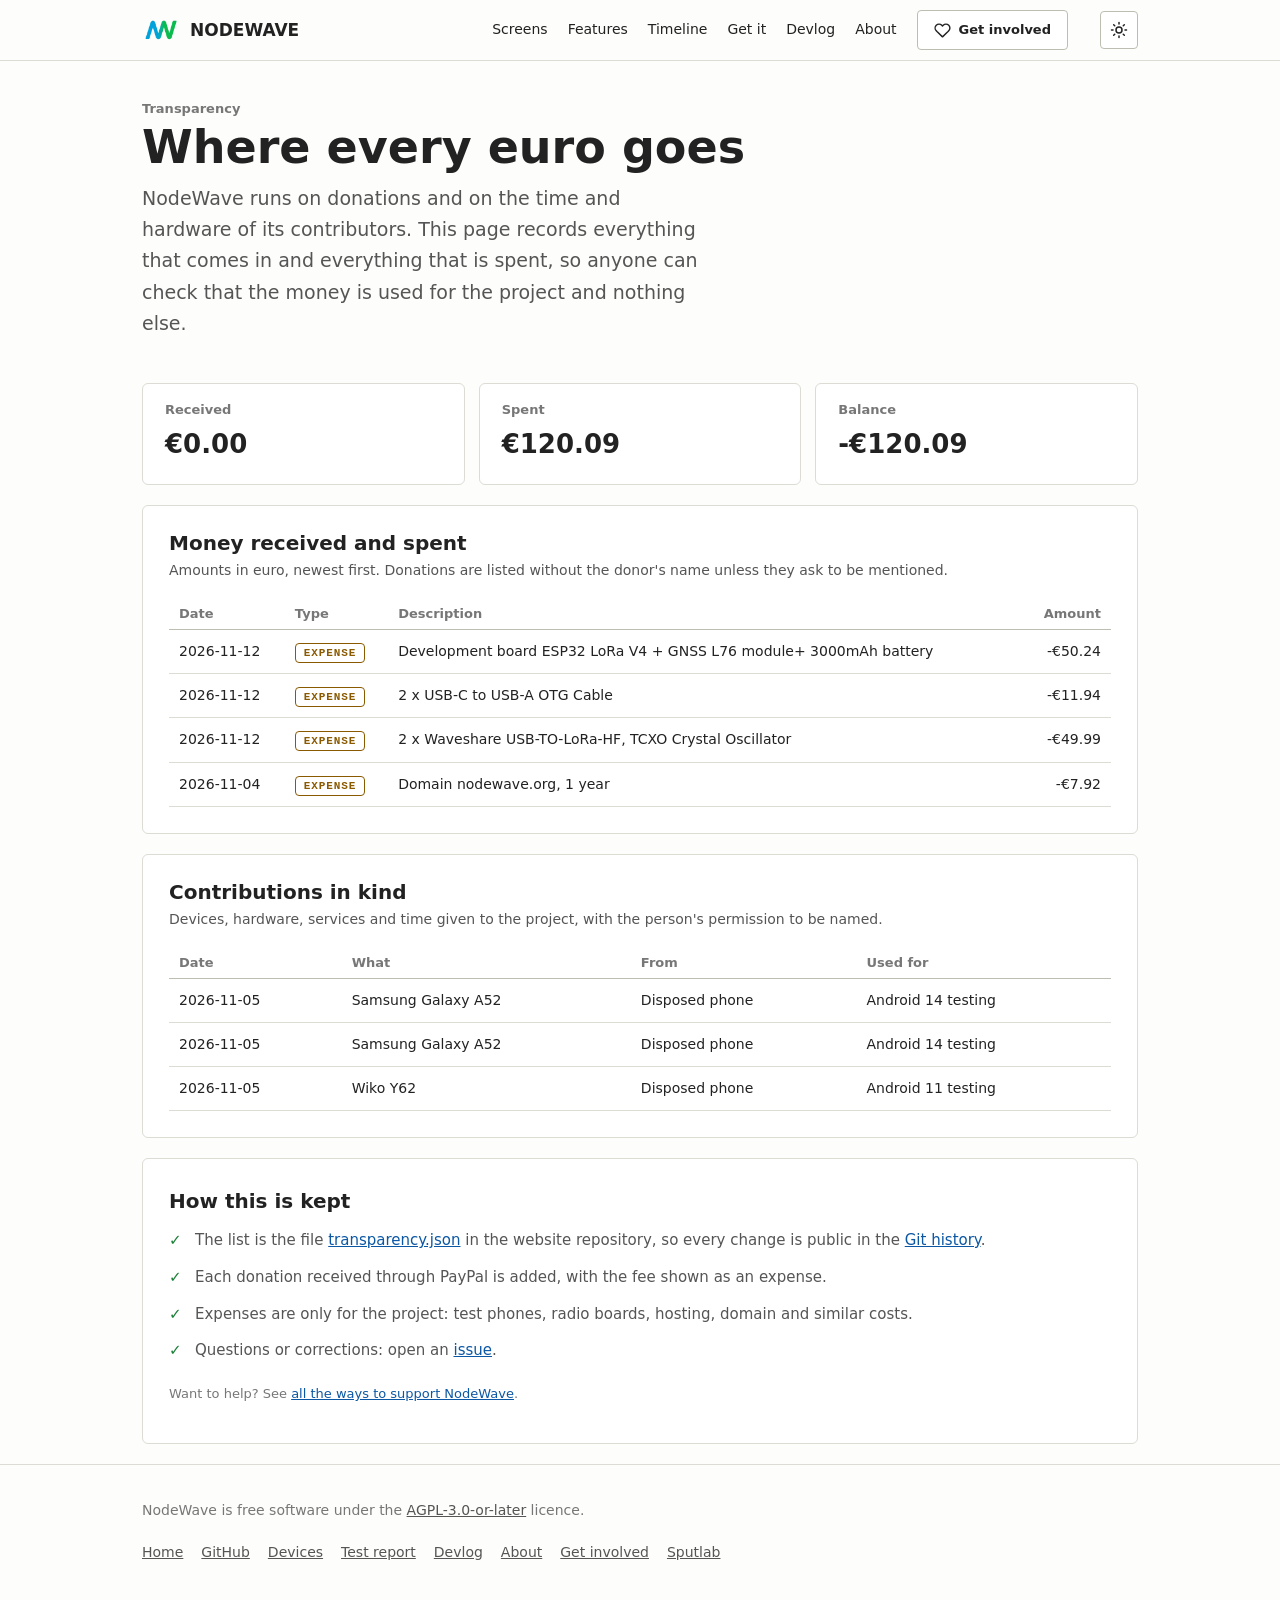
<file: transparency.html>
<!doctype html>
<html lang="en">
<head>
<meta charset="utf-8">
<meta name="viewport" content="width=device-width,initial-scale=1">
<title>Transparency - NodeWave</title>
<meta name="description" content="Every donation, contribution and expense of the NodeWave project, recorded publicly.">
<meta name="theme-color" content="#fdfdfb">
<link rel="canonical" href="https://nodewave.org/transparency.html">
<link rel="icon" href="images/logo_new.png">
<script>try{var t=localStorage.getItem("nw-theme");if(t)document.documentElement.setAttribute("data-theme",t)}catch(e){}</script>
<link rel="stylesheet" href="style.css">
</head>
<body>
<header class="top"><div class="wrap">
  <a class="brand" href="./"><img src="images/logo_new.png" alt="">NODEWAVE</a>
  <nav class="nav" id="mainnav">
    <a href="./#screens">Screens</a><a href="./#features">Features</a><a href="./#timeline">Timeline</a><a href="./#get">Get it</a><a href="blog.html">Devlog</a><a href="about.html">About</a>
    <a class="btn amber small" href="support.html"><svg viewBox="0 0 24 24" fill="none" stroke="currentColor" stroke-width="2" stroke-linecap="round" stroke-linejoin="round"><path d="M20.8 4.6a5.5 5.5 0 0 0-7.8 0L12 5.7l-1-1.1a5.5 5.5 0 0 0-7.8 7.8l1 1.1L12 21l7.8-7.5 1-1.1a5.5 5.5 0 0 0 0-7.8z"/></svg>Get involved</a>
  </nav>
  <button class="theme" type="button" id="themebtn" aria-label="Switch between light and dark theme" title="Light / dark"><svg class="sun" viewBox="0 0 24 24" fill="none" stroke="currentColor" stroke-width="2" stroke-linecap="round"><circle cx="12" cy="12" r="4"/><path d="M12 2v2M12 20v2M4.9 4.9l1.4 1.4M17.7 17.7l1.4 1.4M2 12h2M20 12h2M4.9 19.1l1.4-1.4M17.7 6.3l1.4-1.4"/></svg><svg class="moon" viewBox="0 0 24 24" fill="none" stroke="currentColor" stroke-width="2" stroke-linecap="round" stroke-linejoin="round"><path d="M21 12.8A9 9 0 1 1 11.2 3a7 7 0 0 0 9.8 9.8z"/></svg></button>
  <button class="burger" type="button" aria-label="Menu" aria-expanded="false" aria-controls="mainnav"><span></span><span></span><span></span></button>
</div></header>

<main class="wrap">
  <div class="pagehead">
    <p class="eyebrow">Transparency</p>
    <h1>Where every euro goes</h1>
    <p class="lead">NodeWave runs on donations and on the time and hardware of its contributors. This page records everything that comes in and everything that is spent, so anyone can check that the money is used for the project and nothing else.</p>
  </div>

  <div class="tsum" id="sum" aria-live="polite">
    <div><span class="k">Received</span><b id="tin">-</b></div>
    <div><span class="k">Spent</span><b id="tout">-</b></div>
    <div><span class="k">Balance</span><b id="tbal">-</b></div>
  </div>

  <div class="panel">
    <h2>Money received and spent</h2>
    <p class="hint2">Amounts in euro, newest first. Donations are listed without the donor's name unless they ask to be mentioned.</p>
    <div class="tablewrap"><table class="ledger">
      <thead><tr><th>Date</th><th>Type</th><th>Description</th><th class="num">Amount</th></tr></thead>
      <tbody id="money"><tr><td colspan="4" class="empty">Loading...</td></tr></tbody>
    </table></div>
  </div>

  <div class="panel">
    <h2>Contributions in kind</h2>
    <p class="hint2">Devices, hardware, services and time given to the project, with the person's permission to be named.</p>
    <div class="tablewrap"><table class="ledger">
      <thead><tr><th>Date</th><th>What</th><th>From</th><th>Used for</th></tr></thead>
      <tbody id="kind"><tr><td colspan="4" class="empty">Loading...</td></tr></tbody>
    </table></div>
  </div>

  <div class="panel">
    <h3>How this is kept</h3>
    <ul class="ticks">
      <li>The list is the file <a href="transparency.json">transparency.json</a> in the website repository, so every change is public in the <a href="https://github.com/sputlab/nodewave-website/commits/main/transparency.json">Git history</a>.</li>
      <li>Each donation received through PayPal is added, with the fee shown as an expense.</li>
      <li>Expenses are only for the project: test phones, radio boards, hosting, domain and similar costs.</li>
      <li>Questions or corrections: open an <a href="https://github.com/sputlab/nodewave/issues">issue</a>.</li>
    </ul>
    <p class="fine">Want to help? See <a href="support.html">all the ways to support NodeWave</a>.</p>
  </div>
</main>


<footer><div class="wrap">
  <div>NodeWave is free software under the <a href="https://github.com/sputlab/nodewave/blob/main/LICENSE">AGPL-3.0-or-later</a> licence.</div>
  <div class="links"><a href="./">Home</a><a href="https://github.com/sputlab/nodewave">GitHub</a><a href="devices.html">Devices</a><a href="test-report.html">Test report</a><a href="blog.html">Devlog</a><a href="about.html">About</a><a href="support.html">Get involved</a><a href="https://sputlab.com">Sputlab</a></div>
</div></footer>

<script>
(function () {
  function eur(n) { return n.toLocaleString('en-GB', { style: 'currency', currency: 'EUR' }); }
  function esc(s) { var d = document.createElement('div'); d.textContent = s == null ? '' : s; return d.innerHTML; }
  function empty(id, cols, msg) { document.getElementById(id).innerHTML = '<tr><td colspan="' + cols + '" class="empty">' + msg + '</td></tr>'; }
  function byDate(a, b) { return a.date < b.date ? 1 : a.date > b.date ? -1 : 0; }
  fetch('transparency.json', { cache: 'no-cache' }).then(function (r) { if (!r.ok) throw 0; return r.json(); }).then(function (d) {
    var money = (d.money || []).slice().sort(byDate), kind = (d.inKind || []).slice().sort(byDate), tin = 0, tout = 0;
    money.forEach(function (e) { if (e.type === 'in') tin += e.amount; else tout += e.amount; });
    document.getElementById('tin').textContent = eur(tin);
    document.getElementById('tout').textContent = eur(tout);
    document.getElementById('tbal').textContent = eur(tin - tout);
    if (!money.length) empty('money', 4, 'No entries yet.');
    else document.getElementById('money').innerHTML = money.map(function (e) {
      var out = e.type !== 'in';
      return '<tr><td>' + esc(e.date) + '</td><td><span class="tag ' + (out ? 'out' : 'in') + '">' + (out ? 'Expense' : 'Received') + '</span></td><td>' + esc(e.description) +
        (e.url ? ' <a href="' + esc(e.url) + '">proof</a>' : '') + '</td><td class="num">' + (out ? '-' : '+') + eur(e.amount) + '</td></tr>';
    }).join('');
    if (!kind.length) empty('kind', 4, 'No entries yet.');
    else document.getElementById('kind').innerHTML = kind.map(function (e) {
      return '<tr><td>' + esc(e.date) + '</td><td>' + esc(e.what) + '</td><td>' + esc(e.from) + '</td><td>' + esc(e.usedFor) + '</td></tr>';
    }).join('');
  }).catch(function () {
    empty('money', 4, 'The list could not be loaded. Open <a href="transparency.json">transparency.json</a> directly.');
    empty('kind', 4, '');
  });
})();
</script>
<script src="site.js"></script>
</body>
</html>
</file>
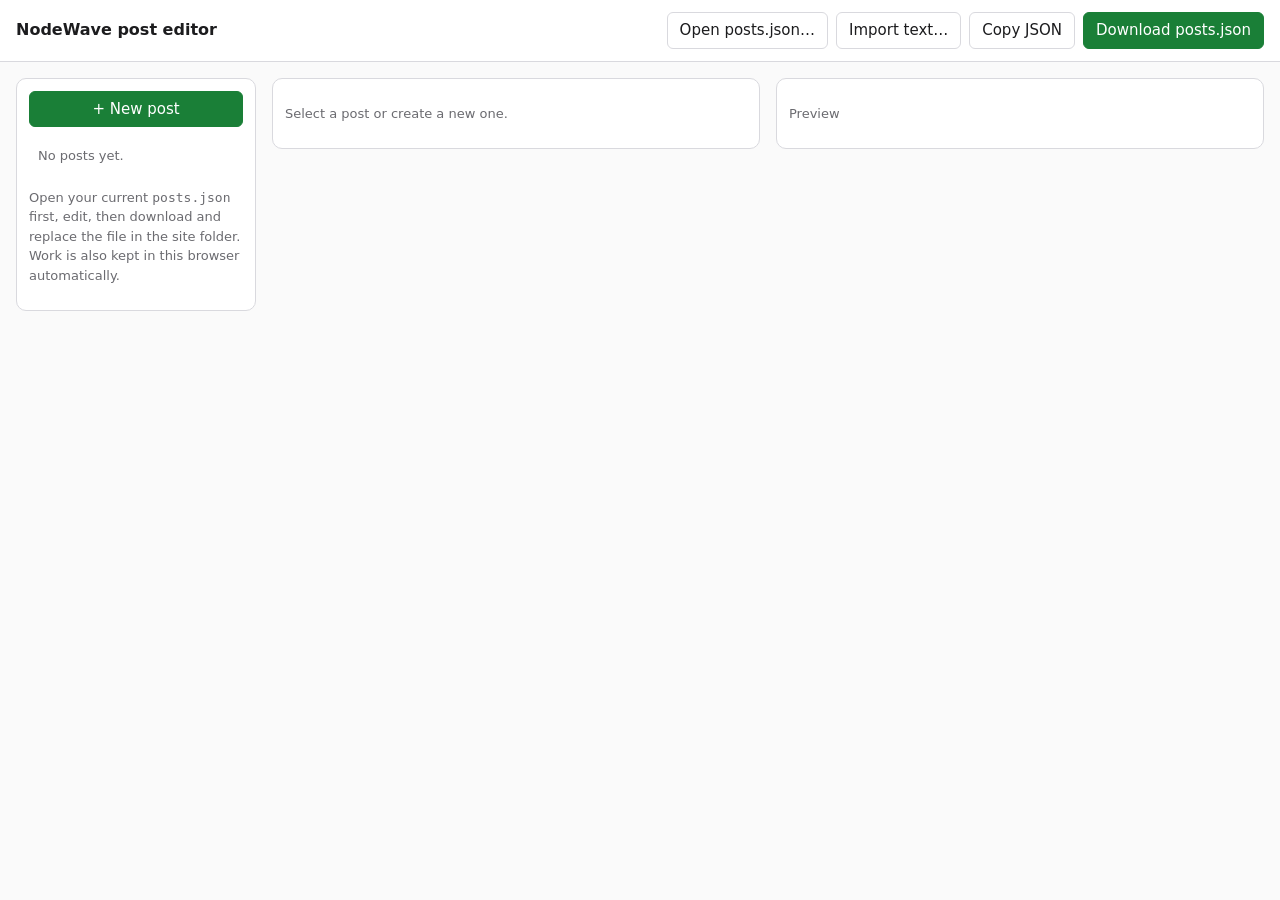
<file: tools/post-editor.html>
<!doctype html>
<html lang="en">
<head>
<meta charset="utf-8">
<meta name="viewport" content="width=device-width,initial-scale=1">
<meta name="robots" content="noindex">
<title>NodeWave post editor</title>
<style>
:root{--bg:#fafafa;--panel:#fff;--text:#1c1c1e;--mut:#6b6b70;--line:#d9d9de;--acc:#1a7f37;--danger:#c62828}
@media(prefers-color-scheme:dark){:root{--bg:#141416;--panel:#1d1d20;--text:#ececef;--mut:#9a9aa1;--line:#34343a;--acc:#4cc46b;--danger:#ef6a6a}}
*{box-sizing:border-box}
body{margin:0;background:var(--bg);color:var(--text);font:15px/1.5 system-ui,-apple-system,Segoe UI,sans-serif}
header{display:flex;flex-wrap:wrap;gap:8px;align-items:center;padding:12px 16px;border-bottom:1px solid var(--line);background:var(--panel);position:sticky;top:0;z-index:5}
header h1{font-size:16px;margin:0 auto 0 0}
button,select,input,textarea{font:inherit;color:inherit}
button{background:var(--panel);border:1px solid var(--line);border-radius:6px;padding:6px 12px;cursor:pointer}
button:hover{border-color:var(--acc)}
button.pri{background:var(--acc);border-color:var(--acc);color:#fff}
button.del{color:var(--danger)}
button.sm{padding:2px 8px;font-size:13px}
input,textarea,select{width:100%;background:var(--bg);border:1px solid var(--line);border-radius:6px;padding:6px 8px}
textarea{resize:vertical;min-height:60px;overflow:hidden}
.layout{display:grid;grid-template-columns:240px minmax(0,1fr) minmax(0,1fr);gap:16px;padding:16px;align-items:start}
@media(max-width:1100px){.layout{grid-template-columns:230px minmax(0,1fr)}.preview{grid-column:1/-1}}
@media(max-width:700px){.layout{grid-template-columns:1fr}}
.panel{background:var(--panel);border:1px solid var(--line);border-radius:10px;padding:12px}
.plist{list-style:none;margin:10px 0;padding:0}
.plist li{padding:8px;border-radius:6px;cursor:pointer;border:1px solid transparent}
.plist li:hover{border-color:var(--line)}
.plist li.on{border-color:var(--acc)}
.plist small{display:block;color:var(--mut)}
label{display:block;font-size:13px;color:var(--mut);margin:8px 0 3px}
.row{display:grid;grid-template-columns:1fr 150px;gap:10px}
.blk{border:1px solid var(--line);border-radius:8px;padding:8px;margin:8px 0;background:var(--panel);position:relative}
.blk.dragging{opacity:.4}
.blk.over-top{box-shadow:0 -3px 0 var(--acc)}
.blk.over-bot{box-shadow:0 3px 0 var(--acc)}
.bh{display:flex;gap:6px;align-items:center;margin-bottom:6px;color:var(--mut);font-size:13px;flex-wrap:wrap}
.bh b{text-transform:uppercase;letter-spacing:.05em}
.bh .sp{margin-right:auto}
.grip{cursor:grab;user-select:none;font-size:18px;line-height:1;padding:0 6px;color:var(--mut)}
.grip:active{cursor:grabbing}
.tools{display:flex;gap:4px}
.tools button{padding:0 8px;min-width:28px;font-size:13px}
.add{display:flex;flex-wrap:wrap;gap:6px;margin-top:10px}
.hint{color:var(--mut);font-size:13px}
.msg{color:var(--acc);font-size:13px}
.err{color:var(--danger);font-size:13px}
.preview h2{margin-top:0}.preview figure{margin:12px 0}.preview figcaption{color:var(--mut);font-size:13px}
.preview img{max-width:100%;height:auto}
.preview a{color:var(--acc)}
.preview table{border-collapse:collapse;font-size:13px}.preview th,.preview td{border:1px solid var(--line);padding:3px 7px;text-align:left}
.preview pre{overflow-x:auto;background:var(--bg);padding:10px;border-radius:6px}
.preview code{background:var(--bg);padding:0 4px;border-radius:3px}
.preview .tbl{overflow-x:auto}
dialog{border:1px solid var(--line);border-radius:10px;background:var(--panel);color:var(--text);width:min(720px,94vw);padding:16px}
dialog::backdrop{background:rgba(0,0,0,.5)}
dialog textarea{min-height:260px;overflow:auto;font-family:ui-monospace,Menlo,monospace;font-size:13px}
.drow{display:flex;gap:8px;align-items:center;flex-wrap:wrap;margin-top:10px}
.drow label{display:inline;margin:0;color:var(--text)}
.drow input[type=radio]{width:auto}
.drow input[type=file]{width:auto}
</style>
</head>
<body>
<header>
  <h1>NodeWave post editor</h1>
  <span id="status" class="msg"></span>
  <input type="file" id="file" accept=".json,application/json" hidden>
  <button id="open">Open posts.json…</button>
  <button id="import">Import text…</button>
  <button id="copy">Copy JSON</button>
  <button id="dl" class="pri">Download posts.json</button>
</header>

<div class="layout">
  <aside class="panel">
    <button id="new" class="pri" style="width:100%">+ New post</button>
    <ul class="plist" id="plist"></ul>
    <p class="hint">Open your current <code>posts.json</code> first, edit, then download and replace the file in the site folder. Work is also kept in this browser automatically.</p>
  </aside>

  <section class="panel" id="editor"></section>

  <section class="panel preview" id="preview"></section>
</div>

<dialog id="impdlg">
  <h3 style="margin-top:0">Import text</h3>
  <p class="hint">Paste Markdown, HTML, or text copied from Word, Google Docs, a web page or Notion (formatting is kept: headings, bold, italic, links, lists, tables). You can also load a <code>.md</code>, <code>.html</code> or <code>.txt</code> file.</p>
  <textarea id="imptext" placeholder="Paste here…"></textarea>
  <div class="drow">
    <input type="file" id="impfile" accept=".md,.markdown,.txt,.html,.htm,text/*">
    <span style="margin-left:auto"></span>
    <label><input type="radio" name="impmode" value="append" checked> Add to the current post</label>
    <label><input type="radio" name="impmode" value="new"> Create a new post</label>
  </div>
  <div class="drow">
    <span id="impinfo" class="hint"></span>
    <span style="margin-left:auto"></span>
    <button id="impcancel">Cancel</button>
    <button id="impgo" class="pri">Import</button>
  </div>
</dialog>

<script>
(function () {
  var KEY = 'nodewave-post-editor', data = { posts: [] }, cur = -1, dragFrom = -1;
  var $ = function (id) { return document.getElementById(id); };
  function esc(s) { var d = document.createElement('div'); d.textContent = s == null ? '' : s; return d.innerHTML; }
  function safeUrl(u) { return /^(https?:|mailto:|[\w./#?=&%-]+$)/i.test(u) ? u : '#'; }

  /* ---------- rendering rules (same as blog.html) ---------- */
  function inline(t) {
    var out = '', re = /\[([^\]]+)\]\(([^)\s]+)\)/g, last = 0, m;
    function fmt(x) { return esc(x).replace(/`([^`]+)`/g, '<code>$1</code>').replace(/\*\*(.+?)\*\*/g, '<strong>$1</strong>').replace(/\*(.+?)\*/g, '<em>$1</em>'); }
    while ((m = re.exec(t))) { out += fmt(t.slice(last, m.index)) + '<a href="' + esc(safeUrl(m[2])) + '">' + esc(m[1]) + '</a>'; last = re.lastIndex; }
    return out + fmt(t.slice(last));
  }
  function blockHtml(b) {
    if (typeof b === 'string') return '<p>' + inline(b) + '</p>';
    if (b.img != null) return '<figure><img src="../' + esc(safeUrl(b.img)) + '" alt="' + esc(b.alt || '') + '">' + (b.caption ? '<figcaption>' + inline(b.caption) + '</figcaption>' : '') + '</figure>';
    if (b.table && b.table.length) return '<div class="tbl"><table><tr>' + b.table[0].map(function (c) { return '<th>' + inline(c) + '</th>'; }).join('') + '</tr>' + b.table.slice(1).map(function (r) { return '<tr>' + r.map(function (c) { return '<td>' + inline(c) + '</td>'; }).join('') + '</tr>'; }).join('') + '</table></div>';
    if (b.code != null) return '<pre>' + esc(b.code) + '</pre>';
    if (b.heading != null) return '<h3>' + esc(b.heading) + '</h3>';
    if (b.list) return '<ul>' + b.list.map(function (i) { return '<li>' + inline(i) + '</li>'; }).join('') + '</ul>';
    return '';
  }

  /* ---------- import: HTML -> Markdown -> blocks ---------- */
  function mdInline(n) {
    if (n.nodeType === 3) return n.nodeValue.replace(/\s+/g, ' ');
    if (n.nodeType !== 1) return '';
    var t = n.tagName.toLowerCase(), c = Array.prototype.map.call(n.childNodes, mdInline).join('');
    var fw = (n.style && n.style.fontWeight) || '', fs = (n.style && n.style.fontStyle) || '';
    if (t === 'br') return ' ';
    if (!c.trim()) return c;
    if (t === 'strong' || t === 'b' || fw === 'bold' || +fw >= 600) return '**' + c.trim() + '** ';
    if (t === 'em' || t === 'i' || fs === 'italic') return '*' + c.trim() + '* ';
    if (t === 'code') return '`' + c.trim() + '`';
    if (t === 'a' && n.getAttribute('href')) return '[' + c.trim() + '](' + n.getAttribute('href').replace(/\s/g, '%20') + ')';
    return c;
  }
  function htmlToMd(html) {
    var doc = new DOMParser().parseFromString(html, 'text/html'), out = [];
    doc.querySelectorAll('script,style,head').forEach(function (x) { x.remove(); });
    function clean(s) { return s.replace(/\s+/g, ' ').trim(); }
    function walk(n) {
      if (n.nodeType === 3) { if (n.nodeValue.trim()) out.push(clean(n.nodeValue)); return; }
      if (n.nodeType !== 1) return;
      var t = n.tagName.toLowerCase();
      if (/^h[1-6]$/.test(t)) out.push('## ' + clean(mdInline(n)));
      else if (t === 'p') { var x = clean(mdInline(n)); if (x) out.push(x); }
      else if (t === 'ul' || t === 'ol') out.push(Array.prototype.filter.call(n.children, function (li) { return li.tagName === 'LI'; }).map(function (li) { return '- ' + clean(mdInline(li)); }).join('\n'));
      else if (t === 'pre') out.push('```\n' + n.textContent.replace(/\n$/, '') + '\n```');
      else if (t === 'table') {
        var rows = Array.prototype.map.call(n.querySelectorAll('tr'), function (tr) { return Array.prototype.map.call(tr.children, function (c) { return clean(mdInline(c)).replace(/\|/g, '/'); }); });
        if (rows.length) out.push('| ' + rows[0].join(' | ') + ' |\n|' + rows[0].map(function () { return '---'; }).join('|') + '|\n' + rows.slice(1).map(function (r) { return '| ' + r.join(' | ') + ' |'; }).join('\n'));
      } else if (t === 'img') out.push('![' + (n.getAttribute('alt') || '') + '](' + (n.getAttribute('src') || '') + ')');
      else if (t === 'blockquote') out.push(clean(mdInline(n)));
      else if (t === 'br' || t === 'hr') return;
      else if (n.querySelector('h1,h2,h3,h4,h5,h6,p,ul,ol,pre,table,img,div,li')) Array.prototype.forEach.call(n.childNodes, walk);
      else { var y = clean(mdInline(n)); if (y) out.push(y); }
    }
    Array.prototype.forEach.call(doc.body.childNodes, walk);
    return out.join('\n\n');
  }
  function mdToBlocks(md) {
    var L = md.replace(/\r\n?/g, '\n').split('\n'), out = [], para = [], i = 0;
    function flush() { if (para.length) { out.push(para.join(' ').trim()); para = []; } }
    function row(l) { return l.trim().replace(/^\|/, '').replace(/\|$/, '').split('|').map(function (c) { return c.trim(); }); }
    var LI = /^\s*([-*+•]|\d+[.)])\s+(.*)$/;
    while (i < L.length) {
      var l = L[i], m;
      if (/^\s*```/.test(l)) { flush(); var code = []; i++; while (i < L.length && !/^\s*```/.test(L[i])) code.push(L[i++]); i++; out.push({ code: code.join('\n') }); continue; }
      if (!l.trim()) { flush(); i++; continue; }
      if ((m = l.match(/^#{1,6}\s+(.*?)\s*#*$/))) { flush(); out.push({ heading: m[1] }); i++; continue; }
      if (/^\s*\|/.test(l) && i + 1 < L.length && /^\s*\|?[\s:|-]+\|[\s:|-]*$/.test(L[i + 1]) && /-/.test(L[i + 1])) {
        flush(); var rows = [row(l)]; i += 2;
        while (i < L.length && /^\s*\|/.test(L[i])) rows.push(row(L[i++]));
        out.push({ table: rows }); continue;
      }
      if (LI.test(l)) { flush(); var items = []; while (i < L.length && L[i].trim()) { if ((m = L[i].match(LI))) items.push(m[2].trim()); else if (items.length) items[items.length - 1] += ' ' + L[i].trim(); i++; } out.push({ list: items }); continue; }
      if ((m = l.trim().match(/^!\[(.*?)\]\((\S+?)(?:\s+"(.*?)")?\)$/))) { flush(); var im = { img: m[2], alt: m[1] }; if (m[3]) im.caption = m[3]; out.push(im); i++; continue; }
      para.push(l.replace(/^\s*>\s?/, '').trim()); i++;
    }
    flush();
    return out;
  }
  function textToBlocks(text) {
    text = text.trim();
    if (/^<[a-z!][\s\S]*>/i.test(text) && /<\/?(p|h[1-6]|ul|ol|li|div|table|a|b|strong|em|i|br|span)\b/i.test(text)) text = htmlToMd(text);
    return mdToBlocks(text);
  }

  /* ---------- state helpers ---------- */
  function save() { try { localStorage.setItem(KEY, JSON.stringify(data)); } catch (e) {} }
  function flash(t, bad) { var s = $('status'); s.className = bad ? 'err' : 'msg'; s.textContent = t; setTimeout(function () { s.textContent = ''; }, 3500); }
  function today() { var d = new Date(); return d.getFullYear() + '-' + ('0' + (d.getMonth() + 1)).slice(-2) + '-' + ('0' + d.getDate()).slice(-2); }
  function btype(b) { return typeof b === 'string' ? 'paragraph' : b.img != null ? 'image' : b.list ? 'list' : b.table ? 'table' : b.code != null ? 'code' : 'heading'; }
  function grow(t) { t.style.height = 'auto'; t.style.height = (t.scrollHeight + 2) + 'px'; }

  function renderList() {
    var order = data.posts.map(function (p, i) { return i; }).sort(function (a, b) { var x = data.posts[a].date, y = data.posts[b].date; return x < y ? 1 : x > y ? -1 : b - a; });
    $('plist').innerHTML = order.map(function (i) {
      var p = data.posts[i];
      return '<li data-i="' + i + '" class="' + (i === cur ? 'on' : '') + '"><strong>' + esc(p.title || '(untitled)') + '</strong><small>' + esc(p.date) + '</small></li>';
    }).join('') || '<li class="hint">No posts yet.</li>';
  }
  function renderPreview() {
    var p = data.posts[cur];
    $('preview').innerHTML = p ? '<h2>' + esc(p.title) + '</h2><p class="hint">' + esc(p.date) + '</p>' + p.body.map(blockHtml).join('') : '<p class="hint">Preview</p>';
  }
  function tools(i, k) {
    return '<span class="tools"><button class="sm" title="Bold (Ctrl+B)" data-fmt="b" data-i="' + i + '" data-k="' + k + '"><b>B</b></button><button class="sm" title="Italic (Ctrl+I)" data-fmt="i" data-i="' + i + '" data-k="' + k + '"><i>I</i></button><button class="sm" title="Link (Ctrl+K)" data-fmt="a" data-i="' + i + '" data-k="' + k + '">🔗</button><button class="sm" title="Code" data-fmt="c" data-i="' + i + '" data-k="' + k + '">&lt;/&gt;</button></span>';
  }
  function renderEditor() {
    var p = data.posts[cur], el = $('editor');
    if (!p) { el.innerHTML = '<p class="hint">Select a post or create a new one.</p>'; renderPreview(); return; }
    var h = '<div class="row"><div><label>Title</label><input data-f="title" value="' + esc(p.title) + '"></div><div><label>Date</label><input type="date" data-f="date" value="' + esc(p.date) + '"></div></div>' +
      '<label>ID (used in the link blog.html#id)</label><input data-f="id" value="' + esc(p.id) + '">' +
      '<div id="iderr" class="err"></div><label>Body <span class="hint">· drag the ⠿ handle to reorder</span></label><div id="blocks">';
    p.body.forEach(function (b, i) {
      var t = btype(b), inner, tl = '';
      if (t === 'paragraph') { inner = '<textarea data-i="' + i + '" data-k="text">' + esc(b) + '</textarea>'; tl = tools(i, 'text'); }
      else if (t === 'heading') inner = '<input data-i="' + i + '" data-k="heading" value="' + esc(b.heading) + '">';
      else if (t === 'list') { inner = '<textarea data-i="' + i + '" data-k="list" placeholder="One item per line">' + esc(b.list.join('\n')) + '</textarea>'; tl = tools(i, 'list'); }
      else if (t === 'table') inner = '<textarea data-i="' + i + '" data-k="table" placeholder="First line = header. Cells separated by |" style="font-family:monospace;font-size:13px;white-space:pre">' + esc(b.table.map(function (r) { return r.join(' | '); }).join('\n')) + '</textarea>';
      else if (t === 'code') inner = '<textarea data-i="' + i + '" data-k="code" style="font-family:monospace;font-size:13px;white-space:pre">' + esc(b.code) + '</textarea>';
      else inner = '<input data-i="' + i + '" data-k="img" placeholder="assets/images/posts/photo.jpg" value="' + esc(b.img) + '"><input data-i="' + i + '" data-k="alt" placeholder="Alt text" value="' + esc(b.alt || '') + '" style="margin-top:6px"><input data-i="' + i + '" data-k="caption" placeholder="Caption (optional)" value="' + esc(b.caption || '') + '" style="margin-top:6px">';
      h += '<div class="blk" data-b="' + i + '"><div class="bh"><span class="grip" title="Drag to reorder" data-grip="' + i + '">⠿</span><b class="sp">' + t + '</b>' + tl +
        '<button class="sm" title="Move up" data-act="up" data-i="' + i + '">↑</button><button class="sm" title="Move down" data-act="down" data-i="' + i + '">↓</button><button class="sm" title="Duplicate" data-act="dup" data-i="' + i + '">⧉</button><button class="sm del" data-act="rm" data-i="' + i + '">✕</button></div>' + inner + '</div>';
    });
    h += '</div><div class="add"><button data-add="paragraph">+ Paragraph</button><button data-add="heading">+ Heading</button><button data-add="list">+ List</button><button data-add="image">+ Image</button><button data-add="table">+ Table</button><button data-add="code">+ Code</button></div>' +
      '<p class="hint">In text: [label](url) for links, **bold**, *italic*, `code`. Select text and use B / I / 🔗 / &lt;/&gt; (or Ctrl+B, Ctrl+I, Ctrl+K).</p><hr style="border:0;border-top:1px solid var(--line)"><button data-act="dupost">Duplicate post</button> <button class="del" data-act="delpost">Delete post</button>';
    el.innerHTML = h;
    el.querySelectorAll('textarea').forEach(grow);
    renderPreview();
  }

  /* ---------- text formatting helpers ---------- */
  function format(ta, kind) {
    var s = ta.selectionStart, e = ta.selectionEnd, sel = ta.value.slice(s, e), rep;
    if (kind === 'a') {
      var url = prompt('Link address (URL or page like support.html):', 'https://'); if (!url) return;
      rep = '[' + (sel || 'link') + '](' + url + ')';
    } else { var w = { b: '**', i: '*', c: '`' }[kind]; rep = w + (sel || 'text') + w; }
    ta.setRangeText(rep, s, e, 'select'); ta.focus();
    ta.dispatchEvent(new Event('input', { bubbles: true }));
  }

  /* ---------- editor events ---------- */
  var ed = $('editor');
  ed.addEventListener('input', function (e) {
    var t = e.target, p = data.posts[cur]; if (!p) return;
    if (t.tagName === 'TEXTAREA') grow(t);
    if (t.dataset.f) {
      p[t.dataset.f] = t.value;
      if (t.dataset.f === 'id') {
        var dup = data.posts.some(function (q, i) { return i !== cur && q.id === p.id; });
        $('iderr').textContent = !p.id ? 'ID is required.' : dup ? 'Another post already uses this ID.' : '';
      }
    } else if (t.dataset.i != null) {
      var i = +t.dataset.i, k = t.dataset.k, b = p.body[i];
      if (k === 'text') p.body[i] = t.value;
      else if (k === 'list') b.list = t.value.split('\n').map(function (s) { return s.trim(); }).filter(Boolean);
      else if (k === 'heading') b.heading = t.value;
      else if (k === 'code') b.code = t.value;
      else if (k === 'table') b.table = t.value.split('\n').filter(function (l) { return l.trim(); }).map(function (l) { return l.replace(/^\s*\|/, '').replace(/\|\s*$/, '').split('|').map(function (c) { return c.trim(); }); });
      else if (t.value || k === 'img') b[k] = t.value; else delete b[k];
    }
    save(); renderPreview(); renderList();
  });
  ed.addEventListener('keydown', function (e) {
    var t = e.target; if (t.tagName !== 'TEXTAREA' || !(e.ctrlKey || e.metaKey)) return;
    var k = { b: 'b', i: 'i', k: 'a' }[e.key.toLowerCase()];
    if (k && (t.dataset.k === 'text' || t.dataset.k === 'list')) { e.preventDefault(); format(t, k); }
  });
  ed.addEventListener('click', function (e) {
    var t = e.target.closest('button'); if (!t) return;
    var p = data.posts[cur], i = +t.dataset.i;
    if (t.dataset.fmt) { var ta = ed.querySelector('textarea[data-i="' + i + '"][data-k="' + t.dataset.k + '"]'); if (ta) format(ta, t.dataset.fmt); return; }
    if (t.dataset.add) {
      var nb = { paragraph: '', heading: { heading: '' }, list: { list: [] }, image: { img: '', alt: '' }, table: { table: [['Column 1', 'Column 2'], ['', '']] }, code: { code: '' } }[t.dataset.add];
      p.body.push(nb);
    } else if (t.dataset.act === 'rm') p.body.splice(i, 1);
    else if (t.dataset.act === 'dup') p.body.splice(i + 1, 0, JSON.parse(JSON.stringify(p.body[i])));
    else if (t.dataset.act === 'up' && i > 0) p.body.splice(i - 1, 0, p.body.splice(i, 1)[0]);
    else if (t.dataset.act === 'down' && i < p.body.length - 1) p.body.splice(i + 1, 0, p.body.splice(i, 1)[0]);
    else if (t.dataset.act === 'dupost') { var c = JSON.parse(JSON.stringify(p)); c.id += '-copy'; c.title += ' (copy)'; data.posts.push(c); cur = data.posts.length - 1; }
    else if (t.dataset.act === 'delpost') { if (!confirm('Delete this post?')) return; data.posts.splice(cur, 1); cur = -1; }
    else return;
    save(); renderList(); renderEditor();
  });

  /* drag and drop reordering (handle only, so text selection in fields keeps working) */
  ed.addEventListener('mousedown', function (e) { var g = e.target.closest('.grip'); if (g) g.closest('.blk').draggable = true; });
  ed.addEventListener('mouseup', function () { ed.querySelectorAll('.blk[draggable]').forEach(function (b) { b.draggable = false; }); });
  function clearOver() { ed.querySelectorAll('.over-top,.over-bot').forEach(function (b) { b.classList.remove('over-top', 'over-bot'); }); }
  ed.addEventListener('dragstart', function (e) {
    var b = e.target.closest && e.target.closest('.blk'); if (!b) return;
    dragFrom = +b.dataset.b; e.dataTransfer.effectAllowed = 'move'; e.dataTransfer.setData('text/plain', String(dragFrom));
    setTimeout(function () { b.classList.add('dragging'); }, 0);
  });
  ed.addEventListener('dragover', function (e) {
    if (dragFrom < 0) return;
    var b = e.target.closest('.blk'); if (!b) return;
    e.preventDefault(); clearOver();
    var r = b.getBoundingClientRect(); b.classList.add(e.clientY < r.top + r.height / 2 ? 'over-top' : 'over-bot');
  });
  ed.addEventListener('drop', function (e) {
    if (dragFrom < 0) return;
    var b = e.target.closest('.blk'); if (!b) return;
    e.preventDefault();
    var r = b.getBoundingClientRect(), to = +b.dataset.b + (e.clientY < r.top + r.height / 2 ? 0 : 1), body = data.posts[cur].body;
    var item = body.splice(dragFrom, 1)[0]; if (to > dragFrom) to--;
    body.splice(to, 0, item); dragFrom = -1; save(); renderEditor();
  });
  ed.addEventListener('dragend', function () { dragFrom = -1; clearOver(); ed.querySelectorAll('.dragging').forEach(function (b) { b.classList.remove('dragging'); b.draggable = false; }); });

  $('plist').addEventListener('click', function (e) {
    var li = e.target.closest('li[data-i]'); if (!li) return;
    cur = +li.dataset.i; renderList(); renderEditor();
  });
  $('new').addEventListener('click', function () {
    data.posts.push({ id: 'new-post-' + Date.now().toString(36), date: today(), title: 'New post', body: [''] });
    cur = data.posts.length - 1; save(); renderList(); renderEditor();
  });

  /* ---------- import dialog ---------- */
  var dlg = $('impdlg'), imp = $('imptext');
  $('import').addEventListener('click', function () { imp.value = ''; $('impinfo').textContent = ''; dlg.showModal(); imp.focus(); });
  $('impcancel').addEventListener('click', function () { dlg.close(); });
  imp.addEventListener('paste', function (e) {
    var h = e.clipboardData && e.clipboardData.getData('text/html');
    if (h && /<(p|h[1-6]|ul|ol|table|b|strong|em|a)\b/i.test(h)) {
      e.preventDefault();
      imp.setRangeText(htmlToMd(h), imp.selectionStart, imp.selectionEnd, 'end');
      $('impinfo').textContent = 'Rich text converted to Markdown.';
    }
  });
  $('impfile').addEventListener('change', function () {
    var f = this.files[0]; if (!f) return; var r = new FileReader();
    r.onload = function () { imp.value = /\.html?$/i.test(f.name) ? htmlToMd(r.result) : r.result; $('impinfo').textContent = f.name + ' loaded.'; };
    r.readAsText(f); this.value = '';
  });
  $('impgo').addEventListener('click', function () {
    var blocks = textToBlocks(imp.value);
    if (!blocks.length) { $('impinfo').textContent = 'Nothing to import.'; return; }
    var n = blocks.length, mode = document.querySelector('input[name=impmode]:checked').value;
    if (mode === 'new' || !data.posts[cur]) {
      var title = 'Imported post';
      if (blocks[0] && blocks[0].heading) { title = blocks[0].heading; blocks.shift(); }
      data.posts.push({ id: 'imported-' + Date.now().toString(36), date: today(), title: title, body: blocks.length ? blocks : [''] });
      cur = data.posts.length - 1;
    } else {
      var body = data.posts[cur].body; if (body.length === 1 && body[0] === '') body.length = 0;
      blocks.forEach(function (b) { body.push(b); });
    }
    save(); renderList(); renderEditor(); dlg.close(); flash('Imported ' + n + ' blocks.');
  });

  /* ---------- export / open ---------- */
  function problems() {
    var ids = {}, out = [];
    data.posts.forEach(function (p) {
      if (!p.id) out.push('A post has no ID.'); else if (ids[p.id]) out.push('Duplicate ID: ' + p.id); ids[p.id] = 1;
      if (!/^\d{4}-\d{2}-\d{2}$/.test(p.date || '')) out.push('Bad date in "' + p.title + '".');
      if (!p.title) out.push('A post has no title.');
    });
    return out;
  }
  function json() {
    var clean = { posts: data.posts.map(function (p) { return { id: p.id, date: p.date, title: p.title, body: p.body.filter(function (b) { return typeof b === 'string' ? b.trim() : true; }) }; }) };
    return JSON.stringify(clean, null, 2) + '\n';
  }
  $('dl').addEventListener('click', function () {
    var pr = problems(); if (pr.length) { flash(pr[0], true); return; }
    var a = document.createElement('a');
    a.href = URL.createObjectURL(new Blob([json()], { type: 'application/json' })); a.download = 'posts.json';
    document.body.appendChild(a); a.click(); a.remove(); flash('Downloaded. Replace posts.json in the site folder.');
  });
  $('copy').addEventListener('click', function () {
    var pr = problems(); if (pr.length) { flash(pr[0], true); return; }
    (navigator.clipboard ? navigator.clipboard.writeText(json()) : Promise.reject()).then(function () { flash('JSON copied.'); }, function () { flash('Copy not available, use Download.', true); });
  });
  $('open').addEventListener('click', function () { $('file').click(); });
  $('file').addEventListener('change', function () {
    var f = this.files[0]; if (!f) return;
    var r = new FileReader();
    r.onload = function () {
      try {
        var d = JSON.parse(r.result);
        if (!d || !Array.isArray(d.posts)) throw 0;
        if (data.posts.length && !confirm('Replace the posts currently in the editor with this file?')) return;
        data = d; cur = -1; save(); renderList(); renderEditor(); flash('Loaded ' + d.posts.length + ' posts.');
      } catch (e) { flash('This is not a valid posts.json.', true); }
    };
    r.readAsText(f); this.value = '';
  });

  try { var s = JSON.parse(localStorage.getItem(KEY)); if (s && Array.isArray(s.posts)) data = s; } catch (e) {}
  renderList(); renderEditor();
})();
</script>
</body>
</html>
</file>
<file: style.css>
/* NodeWave site: one stylesheet for every page. Deliberately plain: light page, system fonts, one link colour, no effects. */
:root{
  --bg:#fdfdfb;--bg2:#f3f3ee;--surface:#fff;--surface2:#f8f8f4;
  --line:#dcdcd4;--line2:#bdbdb2;
  --text:#222;--dim:#555;--faint:#777;
  --green:#0b57a4;--green2:#0b57a4;--cyan:#0b57a4;--amber:#8a5a00;--red:#b00020;
  --ok:#1a7f37;--warn:#8a5a00;--bad:#b00020;
  --okbg:#e3f4e8;--warnbg:#fbf0d9;--badbg:#fbe5e8;--field:#fff;--phonebg:#e8e8e2;--onaccent:#fff;--accent-hover:#094a8a;
  color-scheme:light;
  --mono:ui-monospace,SFMono-Regular,Menlo,Consolas,monospace;
  --sans:system-ui,-apple-system,"Segoe UI",Roboto,Helvetica,Arial,sans-serif;
  --radius:6px;
}
*{box-sizing:border-box}
[hidden]{display:none!important}
html{scroll-behavior:smooth;scroll-padding-top:76px}
body{margin:0;background:var(--bg);color:var(--text);font:16px/1.65 var(--sans);overflow-x:hidden}
a{color:var(--green);text-decoration:none}
a:hover{text-decoration:underline}
img{max-width:100%}
.mono{font-family:var(--mono)}
.wrap{max-width:1040px;margin:0 auto;padding:0 22px}
.sr{position:absolute;width:1px;height:1px;overflow:hidden;clip:rect(0 0 0 0)}

/* ---- header ---- */
.top{position:sticky;top:0;z-index:20;background:rgba(4,8,10,.72);backdrop-filter:blur(14px);-webkit-backdrop-filter:blur(14px);border-bottom:1px solid var(--line)}
.top .wrap{display:flex;align-items:center;gap:18px;height:60px}
.brand{display:flex;align-items:center;gap:10px;color:var(--green);font:700 15px var(--mono);letter-spacing:.28em}
.brand img{width:38px;height:38px;border-radius:8px;box-shadow:0 0 18px rgba(57,255,20,.25)}
.brand,.brand:hover{text-decoration:none}
.nav{margin-left:auto;display:flex;align-items:center;gap:20px;font-size:14px}
.nav a{color:var(--dim)}
.nav a:hover{color:var(--text);text-decoration:none}
.nav .btn{padding:8px 16px;font-size:13px}
.burger{display:none;margin-left:auto;width:42px;height:42px;border:1px solid var(--line2);border-radius:11px;background:var(--surface);cursor:pointer;padding:0;flex-direction:column;align-items:center;justify-content:center;gap:5px}
.burger span{display:block;width:18px;height:2px;border-radius:2px;background:var(--green);transition:transform .25s,opacity .2s}
.top.open .burger span:nth-child(1){transform:translateY(7px) rotate(45deg)}
.top.open .burger span:nth-child(2){opacity:0}
.top.open .burger span:nth-child(3){transform:translateY(-7px) rotate(-45deg)}
@media(max-width:760px){
  .burger{display:flex}
  .top .wrap{position:relative}
  .nav{display:none;position:absolute;top:100%;left:0;right:0;margin:0;flex-direction:column;align-items:stretch;gap:0;padding:8px 22px 16px;background:rgba(4,8,10,.97);backdrop-filter:blur(14px);-webkit-backdrop-filter:blur(14px);border-bottom:1px solid var(--line);font-size:16px}
  .top.open .nav{display:flex}
  .nav a:not(.btn){padding:13px 2px;border-bottom:1px solid var(--line)}
  .nav .btn{margin-top:14px;justify-content:center;padding:12px 16px;font-size:15px}
}

/* ---- buttons ---- */
.btn{display:inline-flex;align-items:center;gap:8px;padding:12px 22px;border-radius:999px;font-weight:650;font-size:15px;border:1.5px solid var(--green);color:var(--green);background:transparent;cursor:pointer;transition:transform .15s,box-shadow .2s,background .2s;font-family:var(--sans)}
.btn:hover{text-decoration:none;transform:translateY(-1px);box-shadow:0 8px 28px rgba(57,255,20,.18)}
.btn.primary{background:linear-gradient(135deg,#56ff35,#2fd60f);color:#031008;border-color:transparent}
.btn.amber{border-color:var(--amber);color:var(--amber)}
.btn.amber.solid{background:linear-gradient(135deg,#ffc233,#ff9d00);color:#1b1100;border-color:transparent}
.btn.amber:hover{box-shadow:0 8px 28px rgba(255,176,0,.22)}
.btn.small{padding:8px 16px;font-size:13px}
.btn svg{width:17px;height:17px}

/* ---- hero ---- */
.hero{padding:84px 0 56px;display:grid;grid-template-columns:1.05fr .95fr;gap:44px;align-items:center}
.eyebrow{font:600 12px var(--mono);letter-spacing:.26em;text-transform:uppercase;color:var(--amber);margin:0 0 14px}
.hero h1{margin:0 0 16px;font-size:clamp(34px,6vw,60px);line-height:1.04;letter-spacing:-.02em}
.hero h1 em{font-style:normal;background:linear-gradient(120deg,var(--green),var(--cyan));-webkit-background-clip:text;background-clip:text;color:transparent}
.lead{color:var(--dim);font-size:clamp(16px,2.2vw,19px);max-width:560px;margin:0 0 26px}
.cta{display:flex;flex-wrap:wrap;gap:12px}
.note{color:var(--faint);font-size:13px;margin-top:16px}
.hero-art{position:relative;display:flex;justify-content:center}
.hero-art::before{content:"";position:absolute;inset:8% 12%;background:radial-gradient(closest-side,rgba(57,255,20,.35),transparent);filter:blur(30px);z-index:-1}
.phone{position:relative;width:min(260px,62vw);aspect-ratio:9/19.5;border-radius:34px;padding:9px;background:linear-gradient(160deg,#1b2a22,#0a1310);border:1px solid var(--line2);box-shadow:0 30px 80px rgba(0,0,0,.6),0 0 0 1px rgba(0,0,0,.4) inset}
.phone::after{content:"";position:absolute;top:14px;left:50%;transform:translateX(-50%);width:34%;height:7px;border-radius:6px;background:#04080a;opacity:.8}
.phone img{width:100%;height:100%;object-fit:cover;border-radius:26px;display:block;background:#050a08}
.hero-art .phone{animation:float 7s ease-in-out infinite}
.hero-art .phone.b{position:absolute;right:-6%;bottom:-6%;width:min(170px,40vw);animation-delay:-3s;opacity:.95}
@keyframes float{0%,100%{transform:translateY(0)}50%{transform:translateY(-10px)}}
@media(max-width:860px){.hero{grid-template-columns:1fr;padding-top:52px}.hero-art{margin-top:18px}}

.stats{display:grid;grid-template-columns:repeat(4,1fr);gap:1px;background:var(--line);border:1px solid var(--line);border-radius:var(--radius);overflow:hidden;margin:6px 0 10px}
.stats div{background:var(--bg2);padding:18px 14px;text-align:center}
.stats b{display:block;font:700 26px var(--mono);color:var(--green)}
.stats span{font-size:12px;color:var(--dim);letter-spacing:.06em}
@media(max-width:640px){.stats{grid-template-columns:repeat(2,1fr)}}

/* ---- sections ---- */
section{padding:72px 0;border-top:1px solid var(--line)}
section.first{border-top:0}
.kicker{font:600 12px var(--mono);letter-spacing:.26em;text-transform:uppercase;color:var(--amber);margin:0 0 8px}
h2{margin:0 0 10px;font-size:clamp(26px,4vw,38px);letter-spacing:-.015em;line-height:1.15}
.sub{color:var(--dim);max-width:640px;margin:0 0 30px}
.grid{display:grid;grid-template-columns:repeat(auto-fit,minmax(270px,1fr));gap:16px}
.card{background:var(--surface);border:1px solid var(--line);border-radius:var(--radius);padding:22px;transition:border-color .25s,transform .25s,background .25s;backdrop-filter:blur(6px)}
.card:hover{border-color:var(--line2);transform:translateY(-3px);background:var(--surface2)}
.card .ico{width:38px;height:38px;border-radius:11px;display:grid;place-items:center;background:rgba(57,255,20,.1);border:1px solid var(--line2);margin-bottom:14px;color:var(--green)}
.card .ico svg{width:20px;height:20px}
.card h3{margin:0 0 6px;font-size:17px}
.card p{margin:0;color:var(--dim);font-size:15px}
code,pre{font-family:var(--mono);background:rgba(255,255,255,.05);border:1px solid var(--line);border-radius:10px}
code{padding:1px 7px;font-size:.9em}
pre{padding:16px;overflow:auto;font-size:14px}

/* ---- gallery ---- */
.gallery{position:relative;margin:0 -22px}
.track{display:flex;gap:26px;overflow-x:auto;scroll-snap-type:x mandatory;padding:18px calc(50% - min(118px,30vw)) 34px;scrollbar-width:none;-webkit-overflow-scrolling:touch;cursor:grab}
.track::-webkit-scrollbar{display:none}
.track.drag{cursor:grabbing;scroll-snap-type:none}
.shot{flex:0 0 auto;width:min(236px,60vw);scroll-snap-align:center;margin:0;transition:transform .35s cubic-bezier(.2,.7,.2,1),opacity .35s,filter .35s;transform:scale(var(--s,.92));opacity:var(--o,.6);filter:saturate(var(--f,.8))}
.shot .phone{width:100%}
.shot figcaption{margin-top:14px;text-align:center;font-size:13px;color:var(--dim);line-height:1.4;padding:0 6px}
.shot figcaption b{display:block;color:var(--text);font-size:14px;margin-bottom:2px}
.shot.active{--s:1;--o:1;--f:1}
.shot .phone{cursor:zoom-in}
.fade{position:absolute;top:0;bottom:0;width:90px;pointer-events:none;z-index:2}
.fade.l{left:0;background:linear-gradient(90deg,var(--bg),transparent)}
.fade.r{right:0;background:linear-gradient(270deg,var(--bg),transparent)}
.arrow{position:absolute;top:42%;z-index:3;width:50px;height:50px;border-radius:50%;border:1px solid var(--line2);background:rgba(4,8,10,.8);backdrop-filter:blur(8px);color:var(--green);display:grid;place-items:center;cursor:pointer;transition:opacity .3s,box-shadow .3s,transform .2s}
.arrow:hover{box-shadow:0 0 24px rgba(57,255,20,.3);transform:scale(1.06)}
.arrow.l{left:calc(22px + 4px)}
.arrow.r{right:calc(22px + 4px)}
.arrow svg{width:22px;height:22px}
.arrow.hidden{opacity:0;pointer-events:none}
/* the arrows breathe sideways until the visitor uses the gallery: a slow hint that there is more */
.gallery:not(.touched) .arrow.r svg{animation:nudgeR 1.9s ease-in-out infinite}
.gallery:not(.touched) .arrow.l svg{animation:nudgeL 1.9s ease-in-out infinite}
.gallery:not(.touched) .arrow.r::after,.gallery:not(.touched) .arrow.l::after{content:"";position:absolute;inset:-7px;border-radius:50%;border:1px solid var(--green);opacity:0;animation:ping 1.9s ease-out infinite}
@keyframes nudgeR{0%,100%{transform:translateX(-3px)}50%{transform:translateX(5px)}}
@keyframes nudgeL{0%,100%{transform:translateX(3px)}50%{transform:translateX(-5px)}}
@keyframes ping{0%{transform:scale(.85);opacity:.7}100%{transform:scale(1.35);opacity:0}}
.dots{display:flex;justify-content:center;gap:8px;margin-top:-6px}
.dots button{width:8px;height:8px;border-radius:99px;border:0;background:var(--faint);cursor:pointer;padding:0;transition:width .3s,background .3s}
.dots button.on{width:26px;background:var(--green)}
.hint{text-align:center;color:var(--faint);font:12px var(--mono);letter-spacing:.14em;margin-top:14px}
@media(max-width:700px){.arrow{display:none}.fade{width:34px}}

.lightbox{position:fixed;inset:0;z-index:50;background:rgba(2,5,6,.92);backdrop-filter:blur(10px);display:none;align-items:center;justify-content:center;flex-direction:column;padding:20px}
.lightbox.open{display:flex}
.lightbox img{max-height:80vh;max-width:min(92vw,480px);border-radius:22px;border:1px solid var(--line2);box-shadow:0 30px 90px rgba(0,0,0,.7)}
.lightbox p{color:var(--dim);margin:14px 0 0;text-align:center}
.lightbox .x{position:absolute;top:18px;right:22px;background:none;border:0;color:var(--text);font-size:30px;cursor:pointer}
.lightbox .arrow{position:fixed;top:50%}

/* ---- timeline ---- */
.timeline{list-style:none;margin:30px 0 0;padding:0;position:relative}
.timeline::before{content:"";position:absolute;left:50%;top:0;bottom:0;width:2px;transform:translateX(-50%);background:linear-gradient(var(--green),var(--green) var(--done,60%),rgba(255,176,0,.55) var(--done,60%),rgba(47,214,255,.25))}
.tl{position:relative;width:50%;padding:0 38px 38px 0;opacity:0;transform:translateY(22px);transition:opacity .7s,transform .7s}
.tl.in{opacity:1;transform:none}
.tl:nth-child(even){margin-left:50%;padding:0 0 38px 38px}
.tl .dot{position:absolute;top:6px;right:-8px;width:16px;height:16px;border-radius:50%;background:var(--bg);border:3px solid var(--green);box-shadow:0 0 16px rgba(57,255,20,.55)}
.tl:nth-child(even) .dot{right:auto;left:-8px}
.tl .when{font:600 12px var(--mono);letter-spacing:.14em;color:var(--dim);text-transform:uppercase}
.tl .ver{display:inline-block;margin-left:8px;padding:2px 9px;border-radius:99px;background:rgba(57,255,20,.1);border:1px solid var(--line2);color:var(--green);font:700 12px var(--mono);letter-spacing:.04em}
.tl h3{margin:6px 0 4px;font-size:19px}
.tl p{margin:0;color:var(--dim);font-size:15px}
.tl:nth-child(odd){text-align:right}
.tl.now .dot{border-color:var(--amber);background:var(--amber);box-shadow:0 0 0 0 rgba(255,176,0,.6);animation:pulse 2.2s infinite}
.tl.now .ver{background:rgba(255,176,0,.14);border-color:rgba(255,176,0,.5);color:var(--amber)}
@keyframes pulse{0%{box-shadow:0 0 0 0 rgba(255,176,0,.55)}70%{box-shadow:0 0 0 16px rgba(255,176,0,0)}100%{box-shadow:0 0 0 0 rgba(255,176,0,0)}}
.tl.future .dot{border:3px dashed var(--cyan);box-shadow:0 0 14px rgba(47,214,255,.35)}
.tl.future .ver{background:rgba(47,214,255,.08);border-color:rgba(47,214,255,.4);color:var(--cyan)}
.tl.future h3{color:#cfe9f1}
.tl.future .when{color:var(--cyan)}
.phase{position:relative;z-index:1;text-align:center;margin:6px 0 30px}
.phase span{display:inline-block;padding:6px 18px;border-radius:99px;background:var(--bg);border:1px solid var(--line2);font:700 12px var(--mono);letter-spacing:.22em;text-transform:uppercase;color:var(--amber)}
.phase.f span{color:var(--cyan);border-color:rgba(47,214,255,.4)}
@media(max-width:760px){
  .timeline::before{left:10px}
  .tl,.tl:nth-child(even){width:100%;margin-left:0;padding:0 0 32px 40px;text-align:left}
  .tl .dot,.tl:nth-child(even) .dot{left:2px;right:auto}
  .tl:nth-child(odd){text-align:left}
  .phase{text-align:left;padding-left:40px}
}
.promise{margin-top:6px;color:var(--faint);font-size:13px}

/* ---- call to action band ---- */
.band{background:linear-gradient(135deg,rgba(255,176,0,.10),rgba(57,255,20,.06));border:1px solid rgba(255,176,0,.28);border-radius:26px;padding:38px;display:flex;gap:26px;align-items:center;flex-wrap:wrap}
.band h2{margin:0 0 6px;font-size:28px}
.band p{margin:0;color:var(--dim);max-width:560px}
.band .grow{flex:1 1 320px}

footer{border-top:1px solid var(--line);padding:34px 0 46px;color:var(--faint);font-size:14px}
footer .wrap{display:flex;gap:18px 30px;flex-wrap:wrap;justify-content:space-between}
footer a{color:var(--dim)}
footer .links{display:flex;gap:18px;flex-wrap:wrap}

/* ---- page header for inner pages ---- */
.pagehead{padding:64px 0 26px}
.pagehead h1{margin:0 0 10px;font-size:clamp(30px,5vw,46px);letter-spacing:-.02em;line-height:1.1}

/* ---- panels / forms ---- */
.panel{background:var(--surface);border:1px solid var(--line);border-radius:22px;padding:26px;margin-bottom:20px}
.panel>h2,.panel>h3{margin:0 0 4px;font-size:20px}
.panel .hint2{color:var(--dim);font-size:14px;margin:0 0 16px}
.fields{display:grid;grid-template-columns:repeat(auto-fit,minmax(230px,1fr));gap:14px}
label.f{display:block;font-size:13px;color:var(--dim);font-weight:600}
label.f input,label.f select,label.f textarea,.field{width:100%;margin-top:6px;padding:11px 14px;border-radius:12px;border:1px solid var(--line2);background:rgba(0,0,0,.35);color:var(--text);font:15px var(--sans);transition:border-color .2s,box-shadow .2s}
label.f textarea{min-height:90px;resize:vertical}
label.f input:focus,label.f select:focus,label.f textarea:focus,.field:focus{outline:none;border-color:var(--green);box-shadow:0 0 0 4px rgba(57,255,20,.12)}
.auto{display:inline-block;margin-left:6px;padding:1px 8px;border-radius:99px;background:rgba(47,214,255,.1);border:1px solid rgba(47,214,255,.4);color:var(--cyan);font:600 10px var(--mono);letter-spacing:.08em;vertical-align:middle}
.check{display:flex;gap:10px;align-items:flex-start;font-size:14px;color:var(--dim)}
.check input{margin-top:5px;accent-color:var(--green)}

.progress{position:sticky;top:60px;z-index:10;background:rgba(4,8,10,.85);backdrop-filter:blur(10px);border:1px solid var(--line);border-radius:14px;padding:10px 16px;margin:0 0 20px;display:flex;align-items:center;gap:14px}
.bar{flex:1;height:8px;border-radius:99px;background:var(--line)}
.bar i{display:block;height:100%;width:0;border-radius:99px;background:linear-gradient(90deg,var(--green),var(--cyan));transition:width .4s}
.progress span{font:600 12px var(--mono);color:var(--dim);white-space:nowrap}

details.group{border:1px solid var(--line);border-radius:18px;margin-bottom:14px;background:var(--surface);overflow:hidden}
details.group>summary{list-style:none;cursor:pointer;padding:16px 20px;display:flex;align-items:center;gap:12px;font-weight:700}
details.group>summary::-webkit-details-marker{display:none}
details.group>summary .n{font:700 12px var(--mono);color:var(--amber);letter-spacing:.1em}
details.group>summary .c{margin-left:auto;font:600 12px var(--mono);color:var(--faint)}
details.group>summary::after{content:"+";color:var(--dim);font-size:20px;margin-left:6px;transition:transform .2s}
details.group[open]>summary::after{content:"–"}
details.group .body{padding:4px 20px 18px}
.test{border-top:1px solid var(--line);padding:16px 0}
.test h4{margin:0 0 4px;font-size:16px;display:flex;gap:10px;align-items:baseline}
.test h4 .id{font:700 12px var(--mono);color:var(--green)}
.test ol{margin:6px 0 8px 18px;padding:0;color:var(--dim);font-size:14px}
.test .exp{font-size:14px;color:var(--text);margin:0 0 10px}
.test .exp b{color:var(--cyan);font:600 11px var(--mono);letter-spacing:.1em;text-transform:uppercase;margin-right:6px}
.res{display:flex;flex-wrap:wrap;gap:8px;margin:8px 0}
.res label{cursor:pointer}
.res input{position:absolute;opacity:0}
.res span{display:inline-block;padding:6px 14px;border-radius:99px;border:1px solid var(--line2);font-size:13px;font-weight:600;color:var(--dim);transition:all .15s}
.res input:checked+span.pass{background:rgba(57,255,20,.16);border-color:var(--green);color:var(--green)}
.res input:checked+span.fail{background:rgba(255,90,90,.16);border-color:var(--red);color:var(--red)}
.res input:checked+span.part{background:rgba(255,176,0,.16);border-color:var(--amber);color:var(--amber)}
.res input:checked+span.skip{background:rgba(255,255,255,.08);border-color:var(--dim);color:var(--text)}
.res input:focus-visible+span{outline:2px solid var(--cyan);outline-offset:2px}
.meas{display:grid;grid-template-columns:repeat(auto-fit,minmax(160px,1fr));gap:10px;margin-top:6px}
.meas label.f{font-size:12px}
.test textarea.note{width:100%;margin-top:8px;padding:10px 12px;min-height:54px;border-radius:12px;border:1px solid var(--line);background:rgba(0,0,0,.3);color:var(--text);font:14px var(--sans);resize:vertical}
.test textarea.note:focus{outline:none;border-color:var(--green)}
.actions{display:flex;flex-wrap:wrap;gap:12px;align-items:center}
.status{font-size:14px;color:var(--dim)}
.status.ok{color:var(--green)}
.status.warn{color:var(--amber)}
.preview{white-space:pre-wrap;max-height:260px;overflow:auto;font:12px/1.5 var(--mono);color:var(--dim)}

/* ---- donate ---- */
.donate{max-width:640px;margin:0 auto 60px}
.amounts{display:flex;flex-wrap:wrap;gap:10px;margin:10px 0 18px}
.amounts button{flex:1 1 90px;padding:13px 10px;border-radius:14px;border:1px solid var(--line2);background:var(--surface);color:var(--text);font:700 17px var(--mono);cursor:pointer;transition:all .15s}
.amounts button:hover{border-color:var(--amber);transform:translateY(-1px)}
.amounts button.on{background:rgba(255,176,0,.14);border-color:var(--amber);color:var(--amber);box-shadow:0 0 22px rgba(255,176,0,.18)}
.sliderrow{display:flex;align-items:center;gap:18px;margin-bottom:12px}
.sliderrow input[type=range]{flex:1;-webkit-appearance:none;appearance:none;height:6px;border-radius:99px;background:linear-gradient(90deg,var(--amber),var(--green));outline:none}
.sliderrow input[type=range]::-webkit-slider-thumb{-webkit-appearance:none;width:24px;height:24px;border-radius:50%;background:#fff;border:3px solid var(--amber);box-shadow:0 2px 12px rgba(255,176,0,.5);cursor:pointer}
.sliderrow input[type=range]::-moz-range-thumb{width:20px;height:20px;border-radius:50%;background:#fff;border:3px solid var(--amber);cursor:pointer}
.big{min-width:120px;text-align:center;font:800 34px var(--mono);color:var(--text)}
.big small{font-size:18px;color:var(--dim);margin-left:3px}
.thanks{display:flex;gap:14px;align-items:center;margin:18px 0 22px;padding:16px 18px;border-radius:16px;border:1px solid rgba(255,176,0,.3);background:rgba(255,176,0,.07);transition:border-color .3s}
.thanks .e{font-size:30px}
.thanks p{margin:0;font-weight:600}
.paypal{width:100%;justify-content:center;font-size:17px;padding:15px}
.fine{color:var(--faint);font-size:13px;margin-top:14px}
.banner{border:1px solid var(--green);background:rgba(57,255,20,.08);border-radius:16px;padding:16px 20px;margin-bottom:20px}
@media(prefers-reduced-motion:reduce){*{animation:none!important;transition:none!important}html{scroll-behavior:auto}.tl{opacity:1;transform:none}}

.still *{transition:none!important;animation:none!important}

/* devices page */
.devices .meta{color:var(--green);font:12px var(--mono);letter-spacing:.04em;margin:0 0 10px}
.ticks{margin:0 0 14px;padding:0;list-style:none}
.ticks li{position:relative;padding:6px 0 6px 26px;color:var(--dim);font-size:15px}
.ticks li::before{content:"✓";position:absolute;left:0;color:var(--green);font-weight:700}
.nav a[aria-current="page"]:not(.btn){color:var(--text)}

/* accordion (support page) */
.acc{display:flex;flex-direction:column;gap:10px}
.acc details{background:var(--surface);border:1px solid var(--line);border-radius:var(--radius);transition:border-color .25s,background .25s}
.acc details[open]{border-color:var(--line2);background:var(--surface2)}
.acc summary{cursor:pointer;list-style:none;padding:18px 54px 18px 22px;font-weight:650;font-size:17px;position:relative}
.acc summary::-webkit-details-marker{display:none}
.acc summary::after{content:"";position:absolute;right:22px;top:50%;width:9px;height:9px;border-right:2px solid var(--green);border-bottom:2px solid var(--green);transform:translateY(-70%) rotate(45deg);transition:transform .2s}
.acc details[open] summary::after{transform:translateY(-30%) rotate(-135deg)}
.acc summary:focus-visible{outline:2px solid var(--green);outline-offset:2px;border-radius:var(--radius)}
.acc .accbody{padding:0 22px 20px}
.acc .accbody p{margin:0;color:var(--dim);font-size:15px}

/* transparency page */
.tsum{display:grid;grid-template-columns:repeat(auto-fit,minmax(170px,1fr));gap:14px;margin-bottom:20px}
.tsum div{background:var(--surface);border:1px solid var(--line);border-radius:var(--radius);padding:18px 22px}
.tsum .k{display:block;font:600 12px var(--mono);letter-spacing:.2em;text-transform:uppercase;color:var(--faint);margin-bottom:6px}
.tsum b{font-size:26px;font-variant-numeric:tabular-nums}
.tablewrap{overflow-x:auto}
.ledger{width:100%;border-collapse:collapse;font-size:14px}
.ledger th{text-align:left;font:600 12px var(--mono);letter-spacing:.14em;text-transform:uppercase;color:var(--faint);padding:8px 10px;border-bottom:1px solid var(--line2)}
.ledger td{padding:10px;border-bottom:1px solid var(--line);vertical-align:top;color:var(--text)}
.ledger .num{text-align:right;white-space:nowrap;font-variant-numeric:tabular-nums}
.ledger .empty{color:var(--dim);text-align:center;padding:22px}
.tag{font:600 11px var(--mono);letter-spacing:.08em;text-transform:uppercase;padding:3px 8px;border-radius:999px;border:1px solid}
.tag.in{color:var(--green);border-color:var(--green)}
.tag.out{color:var(--amber);border-color:var(--amber)}

/* filters, device list, blog */
.filters{display:flex;gap:10px;flex-wrap:wrap;margin-bottom:14px}
.filters input,.filters select{background:var(--surface);color:var(--text);border:1px solid var(--line2);border-radius:12px;padding:10px 14px;font:inherit;font-size:15px;min-width:0}
.filters input{flex:1 1 220px}
.filters input:focus,.filters select:focus{outline:2px solid var(--green);outline-offset:1px}
.filters select option{background:#0b1316;color:var(--text)}
.devlist{list-style:none;margin:0;padding:0}
.devlist li{display:grid;grid-template-columns:minmax(200px,1fr) 2fr;gap:6px 24px;padding:14px 0;border-top:1px solid var(--line)}
.devlist .dname strong{display:block;font-size:16px}
.devlist .meta{color:var(--green);font:12px var(--mono);letter-spacing:.04em}
.devlist p{margin:0;color:var(--dim);font-size:14px}
.devlist .empty{display:block;color:var(--dim);text-align:center;padding:22px 0}
@media(max-width:640px){.devlist li{grid-template-columns:1fr}}
.post{background:var(--surface);border:1px solid var(--line);border-radius:22px;padding:26px;margin-bottom:20px;max-width:760px}
.post h2{margin:0 0 12px;font-size:24px}
.post h2 a{color:var(--text)}
.post h3{margin:20px 0 6px}
.post p,.post li{color:var(--dim);font-size:16px}
.post .pdate{font:600 12px var(--mono);letter-spacing:.2em;text-transform:uppercase;color:var(--amber);margin:0 0 8px}
.post figure{margin:16px 0}
.post img{max-width:100%;height:auto;border-radius:14px;border:1px solid var(--line)}
.post figcaption{color:var(--faint);font-size:13px;margin-top:6px}
#posts .empty{color:var(--dim)}

/* ---- plain theme: flattens what is above (no glow, gradients, blur or motion) ---- */
html{scroll-behavior:auto}
a{text-decoration:underline}
.top{background:var(--bg);backdrop-filter:none;-webkit-backdrop-filter:none}
.brand{color:var(--text);font:700 17px var(--sans);letter-spacing:0}
.brand img{box-shadow:none;border-radius:6px}
.brand,.brand:hover{text-decoration:none}
.nav a{color:var(--text);text-decoration:none}
.nav a:hover{text-decoration:underline}
.nav a[aria-current="page"]:not(.btn){font-weight:700}
.nav .btn{border:1px solid var(--line2);border-radius:4px;background:var(--surface)}
.burger{background:var(--surface);border-radius:4px}
.burger span{background:var(--text)}
@media(max-width:760px){.nav{background:var(--bg);backdrop-filter:none;-webkit-backdrop-filter:none}}
.btn,.btn.primary,.btn.amber,.btn.amber.solid{border-radius:4px;border:1px solid var(--line2);background:var(--surface);color:var(--text);font-weight:600;transition:none;text-decoration:none}
.btn:hover,.btn.amber:hover{transform:none;box-shadow:none;background:var(--bg2);text-decoration:none}
.btn.primary,.btn.amber.solid{background:var(--green);border-color:var(--green);color:var(--onaccent)}
.btn.primary:hover,.btn.amber.solid:hover{background:var(--accent-hover)}
.eyebrow,.kicker{font:600 13px var(--sans);letter-spacing:0;text-transform:none;color:var(--faint);margin:0 0 6px}
.hero{padding:48px 0 32px}
.hero h1{font-size:clamp(28px,5vw,42px);line-height:1.15;letter-spacing:0}
.hero h1 em{background:none;-webkit-background-clip:initial;background-clip:initial;color:inherit;font-style:normal}
h2{letter-spacing:0;font-size:clamp(22px,3.4vw,30px)}
.pagehead{padding:40px 0 18px}
.pagehead h1{letter-spacing:0}
section{padding:44px 0}
.hero-art::before{display:none}
.phone{width:min(240px,62vw);padding:5px;border-radius:18px;background:var(--phonebg);border:1px solid var(--line2);box-shadow:none}
.phone::after{display:none}
.phone img{border-radius:14px;background:var(--bg2)}
.hero-art .phone{animation:none}
.stats div{background:var(--bg2)}
.stats b{font:700 24px var(--sans);color:var(--text)}
.stats span{letter-spacing:0;text-transform:none}
.card,.panel,.acc details,.post,.tsum div{backdrop-filter:none;box-shadow:none}
.card{transition:none}
.card:hover{transform:none;border-color:var(--line);background:var(--surface)}
.panel,.post{border-radius:var(--radius)}
.shot{transition:none}
.shot.active{--s:1;--o:1}
.fade{display:none}
.arrow{background:var(--surface);color:var(--text);border-color:var(--line2);backdrop-filter:none;border-radius:4px}
.arrow:hover{box-shadow:none;transform:none;background:var(--bg2)}
.gallery:not(.touched) .arrow svg{animation:none!important}
.gallery:not(.touched) .arrow::after{display:none!important}
.dots button{background:var(--line2)}
.dots button.on{background:var(--text);width:8px}
.lightbox .x,.lightbox .arrow{color:#fff;background:transparent;border-color:#888}
.lightbox p{color:#ddd}
.lightbox img{border-radius:10px;box-shadow:none}
.timeline::before{background:var(--line2);width:1px}
.tl{opacity:1;transform:none;transition:none}
.tl .dot{background:var(--bg);border:2px solid var(--text);box-shadow:none}
.tl .ver{background:var(--bg2);border-color:var(--line2);color:var(--text);border-radius:4px}
.tl.now .dot{background:var(--text);border-color:var(--text);animation:none;box-shadow:none}
.tl.now .ver{background:var(--text);border-color:var(--text);color:var(--bg)}
.tl.future .dot{border:2px dashed var(--faint);box-shadow:none}
.tl.future .ver,.tl.future .when,.tl.future h3{background:none;color:var(--dim)}
.tl.future .ver{border-color:var(--line2);background:var(--bg2)}
.phase span{background:var(--bg);border-radius:4px;letter-spacing:0;text-transform:none;font:600 13px var(--sans);color:var(--text)}
.phase.f span{color:var(--dim);border-color:var(--line2)}
.band{background:var(--bg2);border:1px solid var(--line);border-radius:var(--radius)}
label.f input,label.f select,label.f textarea,.field,.test textarea.note{background:var(--field);border-radius:4px}
label.f input:focus,label.f select:focus,label.f textarea:focus,.field:focus,.test textarea.note:focus{box-shadow:none;outline:2px solid var(--green);outline-offset:1px}
.auto{background:var(--bg2);border-color:var(--line2);color:var(--dim);border-radius:4px}
.progress{background:var(--bg);backdrop-filter:none;border-radius:4px}
.bar i{background:var(--green)}
details.group{border-radius:var(--radius)}
.res span{border-radius:4px;transition:none}
.res input:checked+span.pass{background:var(--okbg);border-color:var(--ok);color:var(--ok)}
.res input:checked+span.fail{background:var(--badbg);border-color:var(--bad);color:var(--bad)}
.res input:checked+span.part{background:var(--warnbg);border-color:var(--warn);color:var(--warn)}
.res input:checked+span.skip{background:var(--bg2);border-color:var(--dim);color:var(--text)}
.res input:focus-visible+span{outline-color:var(--green)}
.test .exp b{color:var(--dim)}
.status.ok{color:var(--ok)}
.status.warn{color:var(--warn)}
.amounts button{border-radius:4px;transition:none}
.amounts button:hover{transform:none}
.amounts button.on{background:var(--bg2);border-color:var(--text);color:var(--text);box-shadow:none}
.sliderrow input[type=range]{background:var(--line2)}
.sliderrow input[type=range]::-webkit-slider-thumb{box-shadow:none;border-color:var(--green);background:var(--surface)}
.sliderrow input[type=range]::-moz-range-thumb{border-color:var(--green)}
.thanks{border-radius:var(--radius);background:var(--bg2);border-color:var(--line2)}
.banner{background:var(--okbg);border-color:var(--ok);border-radius:var(--radius)}
.tag.in{color:var(--ok);border-color:var(--ok)}
.tag.out{color:var(--warn);border-color:var(--warn)}
.tag{border-radius:4px}
.ticks li::before{color:var(--ok)}
.filters input,.filters select{border-radius:4px;background:var(--field)}
.filters select option{background:var(--field);color:var(--text)}
.devlist .meta{color:var(--dim)}
.post .pdate{color:var(--faint);letter-spacing:0;text-transform:none;font:13px var(--sans)}
.post h2 a{text-decoration:none}
.post img{border-radius:4px}
.acc summary::after{border-color:var(--text)}
.ledger th,.tsum .k{letter-spacing:0;text-transform:none;font:600 13px var(--sans)}
footer{background:var(--bg)}
.prose{max-width:640px;margin-bottom:60px}
.prose h2{margin:30px 0 8px}
.prose p,.prose li{color:var(--text)}

/* ---- dark theme: follows the system unless the visitor picked one with the button ---- */
@media(prefers-color-scheme:dark){:root:not([data-theme="light"]){
  --bg:#14161a;--bg2:#1c1f24;--surface:#181b20;--surface2:#20242a;
  --line:#2e333a;--line2:#444b54;
  --text:#e6e6e1;--dim:#a9aca8;--faint:#858a88;
  --green:#6cb0ff;--green2:#6cb0ff;--cyan:#6cb0ff;--amber:#e0b050;--red:#ff7a8a;
  --ok:#5fd07f;--warn:#e0b050;--bad:#ff7a8a;
  --okbg:#17301f;--warnbg:#352b12;--badbg:#3a1a20;--field:#101215;--phonebg:#262a30;--onaccent:#0b1220;--accent-hover:#8cc2ff;
  color-scheme:dark;
}}
:root[data-theme="dark"]{
  --bg:#14161a;--bg2:#1c1f24;--surface:#181b20;--surface2:#20242a;
  --line:#2e333a;--line2:#444b54;
  --text:#e6e6e1;--dim:#a9aca8;--faint:#858a88;
  --green:#6cb0ff;--green2:#6cb0ff;--cyan:#6cb0ff;--amber:#e0b050;--red:#ff7a8a;
  --ok:#5fd07f;--warn:#e0b050;--bad:#ff7a8a;
  --okbg:#17301f;--warnbg:#352b12;--badbg:#3a1a20;--field:#101215;--phonebg:#262a30;--onaccent:#0b1220;--accent-hover:#8cc2ff;
  color-scheme:dark;
}
.theme{width:38px;height:38px;border:1px solid var(--line2);border-radius:4px;background:var(--surface);color:var(--text);cursor:pointer;padding:0;display:grid;place-items:center;margin-left:14px;flex:none}
.theme:hover{background:var(--bg2)}
.theme svg{width:18px;height:18px}
.theme .moon{display:none}
:root[data-theme="dark"] .theme .sun{display:none}
:root[data-theme="dark"] .theme .moon{display:block}
@media(prefers-color-scheme:dark){:root:not([data-theme="light"]) .theme .sun{display:none}:root:not([data-theme="light"]) .theme .moon{display:block}}
@media(max-width:760px){.theme{margin-left:auto}.burger{margin-left:10px}}

.about-logo{float:left;width:160px;height:auto;margin:4px 16px 8px 0;border-radius:12%}
@media(max-width:560px){.about-logo{width:110px;margin-right:12px}}

/* ---- blog excerpts and modal ---- */
.excerpt p{display:-webkit-box;-webkit-line-clamp:4;line-clamp:4;-webkit-box-orient:vertical;overflow:hidden;margin:0 0 10px}
.post .more{font-size:15px;font-weight:600}
.postdlg{border:1px solid var(--line);border-radius:var(--radius,8px);background:var(--surface,var(--bg));color:var(--text);padding:0;width:min(760px,92vw);max-height:88vh;overflow:hidden}
.postdlg::backdrop{background:rgba(0,0,0,.55)}
.postdlg .post{border:0;margin:0;max-width:none;padding:28px;max-height:88vh;overflow-y:auto;background:transparent}
.postdlg .dclose{position:absolute;top:8px;right:12px;z-index:2;background:var(--surface,var(--bg));border:1px solid var(--line);border-radius:6px;width:34px;height:34px;font-size:22px;line-height:1;color:var(--text);cursor:pointer}
.post code{font:.9em var(--mono,monospace);background:var(--line);padding:1px 5px;border-radius:4px}
.post pre{overflow-x:auto;background:var(--line);padding:12px;border-radius:6px}.post pre code{background:none;padding:0}
.post .tbl{overflow-x:auto;margin:14px 0}.post table{border-collapse:collapse;font-size:14px;width:100%}
.post th,.post td{border:1px solid var(--line);padding:5px 9px;text-align:left;vertical-align:top;color:var(--dim)}.post th{color:var(--text)}

.tag.neutral{color:var(--dim);border-color:var(--line2);background:var(--bg2,transparent)}
.relchip{margin:0 0 14px}

/* phone frame: wraps the screenshot at its true proportions, corners are concentric (outer radius minus the bezel) */
.phone{aspect-ratio:auto;height:auto;padding:6px;border-radius:12%/5.8%;container-type:inline-size}
.phone img{width:100%;height:auto;aspect-ratio:1080/2190;object-fit:cover;border-radius:calc(12cqw - 5px)}
.phone::after{display:none}
</file>
